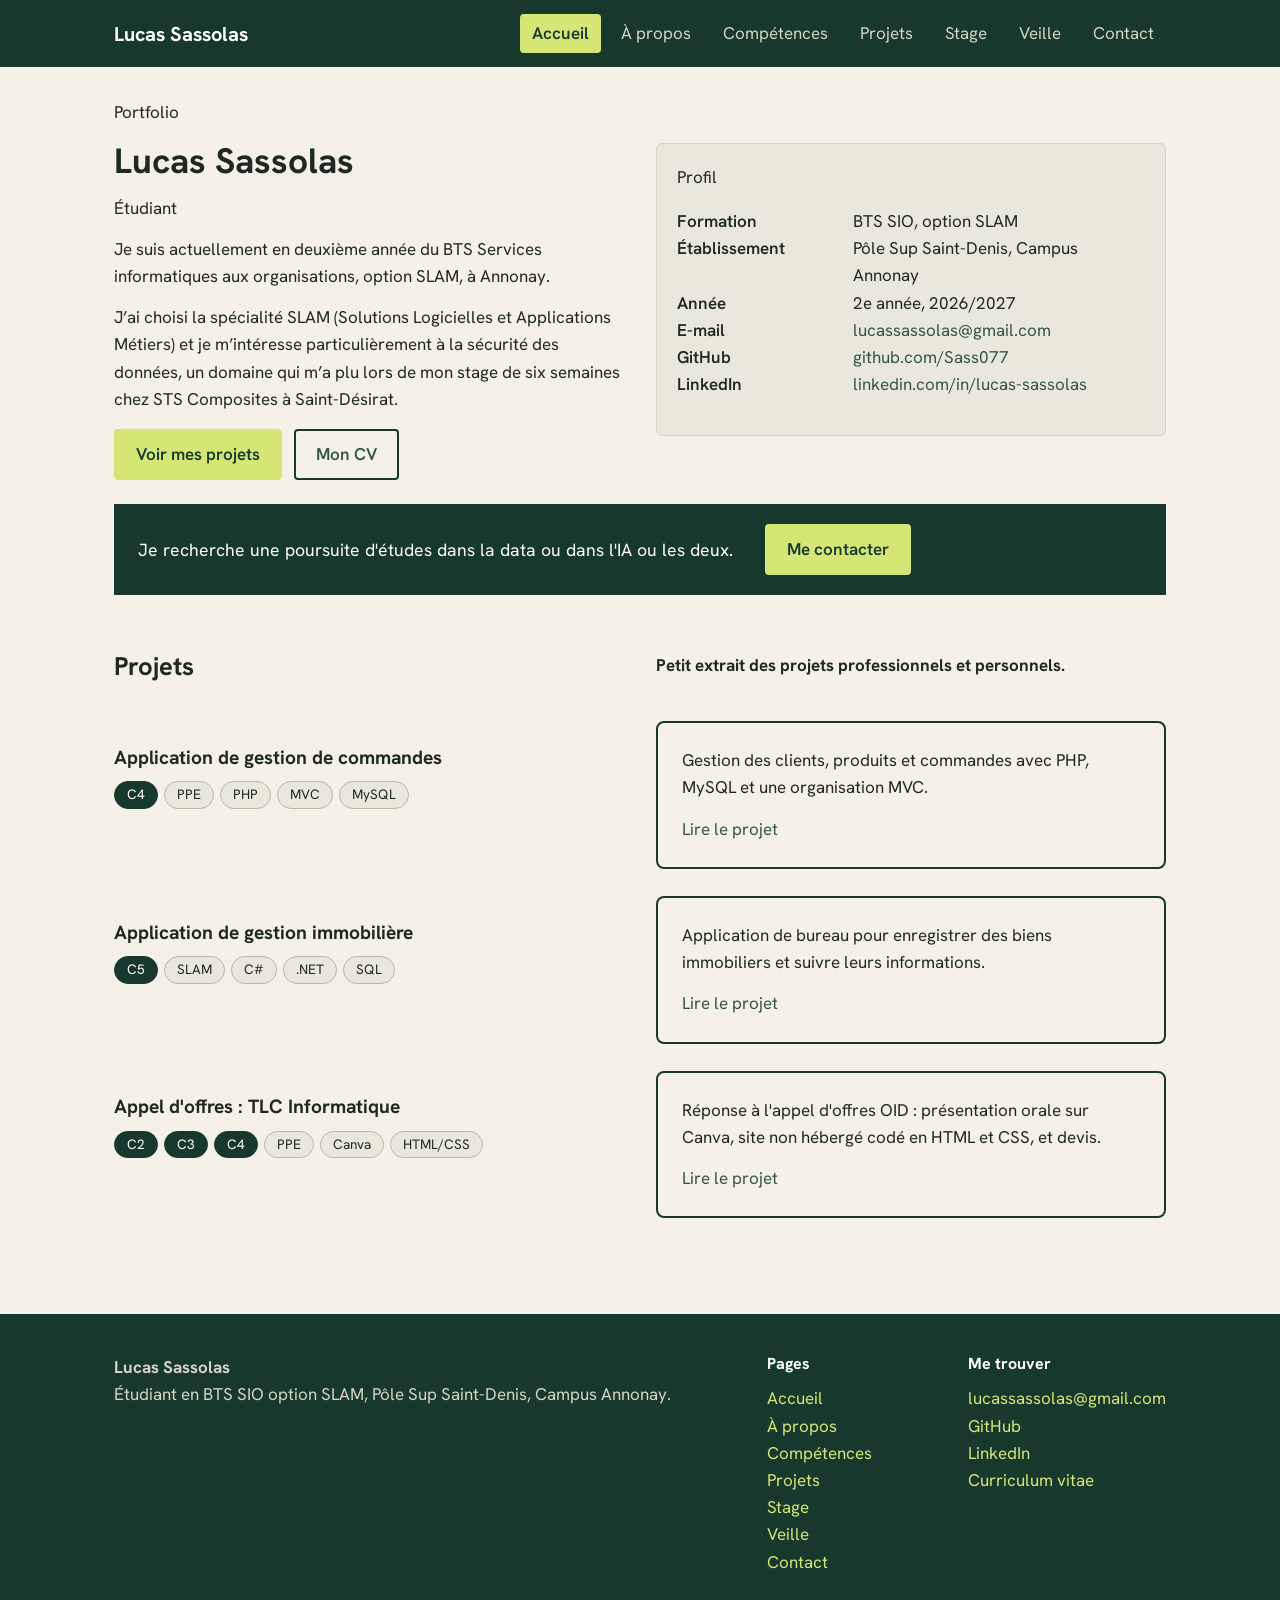
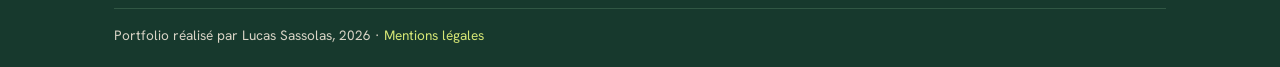
<file: index.html>
<!DOCTYPE html>
<html lang="fr">
  <head>
    <meta charset="UTF-8">
    <meta name="viewport" content="width=device-width, initial-scale=1, viewport-fit=cover">
    <title>Page d'accueil</title>
    <meta name="description" content="Portfolio de Lucas Sassolas, étudiant en BTS SIO option SLAM : projets, stages, compétences et veille technologique.">
    <meta name="author" content="Lucas Sassolas">
    <link rel="preconnect" href="https://fonts.googleapis.com">
    <link rel="preconnect" href="https://fonts.gstatic.com" crossorigin>
    <link href="https://fonts.googleapis.com/css2?family=Hanken+Grotesk:wght@400;500;600;700&display=swap" rel="stylesheet">
    <link rel="stylesheet" href="portfolio/style.css">
    <meta name="google-site-verification" content="5839e083666fa757" />
    <meta name="google-site-verification" content="Ko16Dp91qnIsGys_KxfcGHfKEE6nucL3sps0SDjzSKg" />
  </head>
  <body>

    <!-- Navigation principale -->
    <header class="nav">
      <div class="nav-in">
        <a class="brand" href="index.html">Lucas Sassolas</a>
        <input class="menu-check" type="checkbox" id="menu-toggle">
        <label class="menu-btn" for="menu-toggle">Menu <span aria-hidden="true">⌄</span></label>
        <nav class="links" aria-label="Navigation principale">
            <a href="index.html" aria-current="page">Accueil</a>
            <a href="portfolio/apropos.html">À propos</a>
            <a href="portfolio/competences.html">Compétences</a>
            <a href="portfolio/projets.html">Projets</a>
            <a href="portfolio/stage.html">Stage</a>
            <a href="portfolio/veille.html">Veille</a>
            <a href="portfolio/contact.html">Contact</a>
        </nav>
      </div>
    </header>

    <main id="contenu">
      <div class="wrap">
        <section class="hero" aria-labelledby="titre">
          <div>
            <p class="eyebrow">Portfolio</p>
            <h1 id="titre">Lucas Sassolas</h1>
            <p class="hero-title">Étudiant</p>
            <p class="lede">Je suis actuellement en deuxième année du BTS Services informatiques aux organisations, option SLAM, à Annonay.</p>
            <p>J’ai choisi la spécialité SLAM (Solutions Logicielles et Applications Métiers) et je m’intéresse particulièrement à la sécurité des données, un domaine qui m’a plu lors de mon stage de six semaines chez STS Composites à Saint-Désirat.</p>
            <div class="btns">
              <a class="btn p" href="portfolio/projets.html">Voir mes projets</a>
              <a class="btn t"href="cv/CV_Lucas_Sassolas.pdf" download="CV_Lucas_Sassolas.pdf" class="btn-telecharger">Mon CV</a>
            </div>
          </div>
          <div class="profile-card">
            <p class="profile-card-title">Profil</p>
            <dl class="fiche" aria-label="Repères professionnels">
              <div><dt>Formation</dt><dd>BTS SIO, option SLAM</dd></div>
              <div><dt>Établissement</dt><dd>Pôle Sup Saint-Denis, Campus Annonay</dd></div>
              <div><dt>Année</dt><dd>2e année, 2026/2027</dd></div>
              <div><dt>E-mail</dt><dd><a href="mailto:lucassassolas@gmail.com">lucassassolas@gmail.com</a></dd></div>
              <div><dt>GitHub</dt><dd><a href="https://github.com/Sass077" target="_blank" rel="noopener noreferrer">github.com/Sass077</a></dd></div>
              <div><dt>LinkedIn</dt><dd><a href="https://www.linkedin.com/in/lucas-sassolas-961876385/"target="_blank" rel="noopener noreferrer">linkedin.com/in/lucas-sassolas</a></dd></div>
            </dl>
          </div>
        </section>

        <section class="dispo" aria-label="Disponibilité">
          <div class="wrap">
            <p>Je recherche une poursuite d'études dans la data ou dans l'IA ou les deux.</p>
            <a class="btn p" href="portfolio/contact.html">Me contacter</a>
          </div>
        </section>

        <section class="block" aria-labelledby="t-projets" style="border-top:0">
          <div class="split">
            <h2 id="t-projets">Projets</h2>
            <div><p><strong >Petit extrait des projets professionnels et personnels.</strong></p></div>
          </div>
          <ul class="rows flush projects-list">
            <li class="row">
              <div>
                <h3>Application de gestion de commandes</h3>
                <ul class="meta"><li class="tag c">C4</li><li class="tag">PPE</li><li class="tag">PHP</li><li class="tag">MVC</li><li class="tag">MySQL</li></ul>
              </div>
              <div class="conteneur-flex">
              <br> 
              <div class="apropos-box">
                <p>Gestion des clients, produits et commandes avec PHP, MySQL et une organisation MVC.</p>
                <a class="more" href="portfolio/projets.html#client-leger">Lire le projet</a>
              </div>
            </li>
            <li class="row">
              <div>
                <h3>Application de gestion immobilière</h3>
                <ul class="meta"><li class="tag c">C5</li><li class="tag">SLAM</li><li class="tag">C#</li><li class="tag">.NET</li><li class="tag">SQL</li></ul>
              </div>
              <div class="conteneur-flex">
              <br>
              <div class="apropos-box">
                <p>Application de bureau pour enregistrer des biens immobiliers et suivre leurs informations.</p>
                <a class="more" href="portfolio/projets.html#client-lourd">Lire le projet</a>
              </div>
            </li>
            <li class="row">
              <div>
                <h3>Appel d'offres : TLC Informatique</h3>
                <ul class="meta"><li class="tag c">C2</li><li class="tag c">C3</li><li class="tag c">C4</li><li class="tag">PPE</li><li class="tag">Canva</li><li class="tag">HTML/CSS</li></ul>
              </div>
              <div class="conteneur-flex">
              <br>
                <div class="apropos-box">
                  <p>Réponse à l'appel d'offres OID : présentation orale sur Canva, site non hébergé codé en HTML et CSS, et devis.</p>
                  <a class="more" href="portfolio/projets.html#appel-offre">Lire le projet</a>
                </div>
              </div>
            </li>
          </ul>
        </section>
      </div>
    </main>

    <!-- Pied de page commun -->
    <footer>
      <div class="wrap">
        <div class="who">
          <strong>Lucas Sassolas</strong>
          <p>Étudiant en BTS SIO option SLAM, Pôle Sup Saint-Denis, Campus Annonay.</p>
        </div>
        <div>
          <h2>Pages</h2>
          <ul>
            <li><a href="index.html">Accueil</a></li>
            <li><a href="portfolio/apropos.html">À propos</a></li>
            <li><a href="portfolio/competences.html">Compétences</a></li>
            <li><a href="portfolio/projets.html">Projets</a></li>
            <li><a href="portfolio/stage.html">Stage</a></li>
            <li><a href="portfolio/veille.html">Veille</a></li>
            <li><a href="portfolio/contact.html">Contact</a></li>
          </ul>
        </div>
        <div>
          <h2>Me trouver</h2>
          <ul>
            <li><a href="mailto:lucassassolas@gmail.com">lucassassolas@gmail.com</a></li>
            <li><a href="https://github.com/Sass077" target="_blank" rel="noopener noreferrer">GitHub</a></li>
            <li><a href="https://www.linkedin.com/in/lucas-sassolas-961876385/" target="_blank" rel="noopener noreferrer">LinkedIn</a></li>
            <li><a href="cv/CV_Lucas_Sassolas.pdf">Curriculum vitae</a></li>
          </ul>
        </div>
        <div class="legal-line">
          Portfolio réalisé par Lucas Sassolas, 2026 · <a href="portfolio/mentions.html">Mentions légales</a>
        </div>
      </div>
    </footer>
  </body>
</html>
</file>
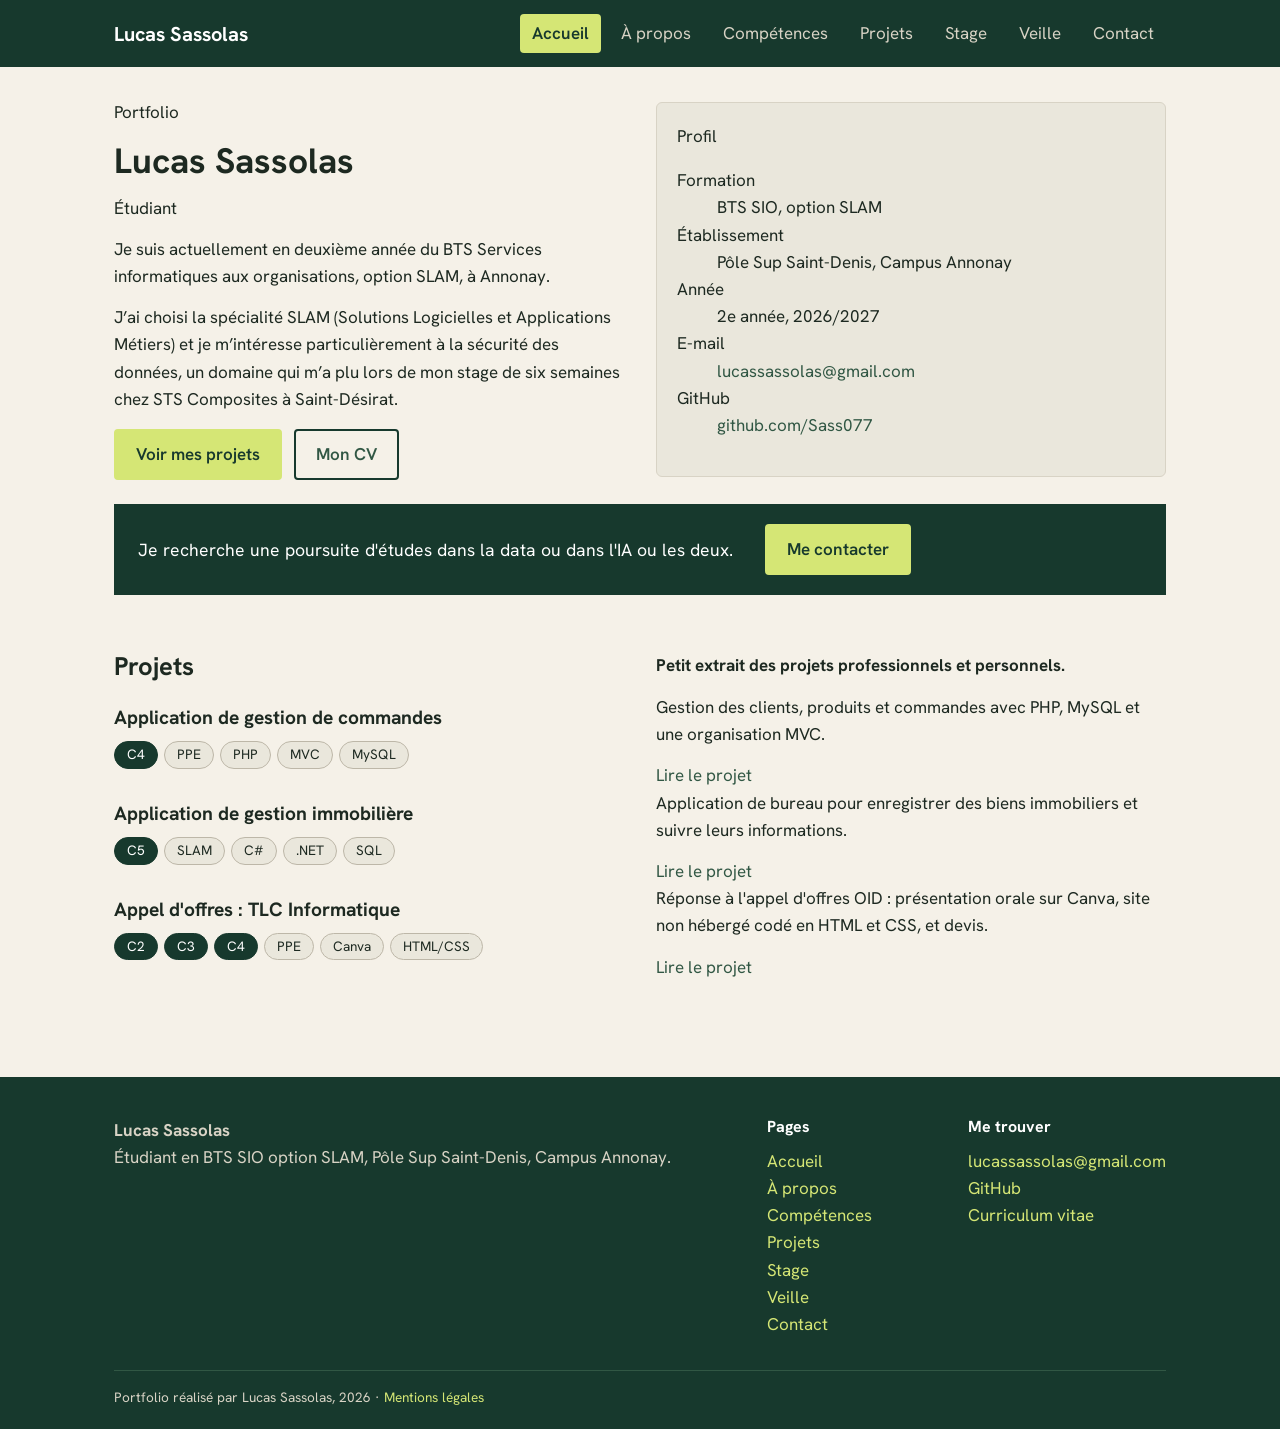
<file: portfolio-sassolas-lucas/index.html>
<!DOCTYPE html>
<html lang="fr">
  <head>
    <meta charset="UTF-8">
    <meta name="viewport" content="width=device-width, initial-scale=1, viewport-fit=cover">
    <title>Page d'accueil</title>
    <meta name="description" content="Portfolio de Lucas Sassolas, étudiant en BTS SIO option SLAM : projets, stages, compétences E5 et veille technologique.">
    <meta name="author" content="Lucas Sassolas">
    <link rel="preconnect" href="https://fonts.googleapis.com">
    <link rel="preconnect" href="https://fonts.gstatic.com" crossorigin>
    <link href="https://fonts.googleapis.com/css2?family=Hanken+Grotesk:wght@400;500;600;700&display=swap" rel="stylesheet">
    <link rel="stylesheet" href="portfolio/style.css">
  </head>
  <body>

    <!-- Navigation principale -->
    <header class="nav">
      <div class="nav-in">
        <a class="brand" href="index.html">Lucas Sassolas</a>
        <input class="menu-check" type="checkbox" id="menu-toggle">
        <label class="menu-btn" for="menu-toggle">Menu <span aria-hidden="true">⌄</span></label>
        <nav class="links" aria-label="Navigation principale">
            <a href="index.html" aria-current="page">Accueil</a>
            <a href="portfolio/apropos.html">À propos</a>
            <a href="portfolio/competences.html">Compétences</a>
            <a href="portfolio/projets.html">Projets</a>
            <a href="portfolio/stage.html">Stage</a>
            <a href="portfolio/veille.html">Veille</a>
            <a href="portfolio/contact.html">Contact</a>
        </nav>
      </div>
    </header>

    <main id="contenu">
      <div class="wrap">
        <section class="hero" aria-labelledby="titre">
          <div>
            <p class="eyebrow">Portfolio</p>
            <h1 id="titre">Lucas Sassolas</h1>
            <p class="hero-title">Étudiant</p>
            <p class="lede">Je suis actuellement en deuxième année du BTS Services informatiques aux organisations, option SLAM, à Annonay.</p>
            <p>J’ai choisi la spécialité SLAM (Solutions Logicielles et Applications Métiers) et je m’intéresse particulièrement à la sécurité des données, un domaine qui m’a plu lors de mon stage de six semaines chez STS Composites à Saint-Désirat.</p>
            <div class="btns">
              <a class="btn p" href="portfolio/projets.html">Voir mes projets</a>
              <a class="btn t"href="cv/CV_Lucas_Sassolas.pdf" download="CV_Lucas_Sassolas.pdf" class="btn-telecharger">Mon CV</a>
            </div>
          </div>
          <div class="profile-card">
            <!-- À compléter : logo de l'établissement, ex. <img src="portfolio/logo.png" alt="Logo du Pôle Sup Saint-Denis" width="120"> -->
            <p class="profile-card-title">Profil</p>
            <dl class="fiche" aria-label="Repères professionnels">
              <div><dt>Formation</dt><dd>BTS SIO, option SLAM</dd></div>
              <div><dt>Établissement</dt><dd>Pôle Sup Saint-Denis, Campus Annonay</dd></div>
              <div><dt>Année</dt><dd>2e année, 2026/2027</dd></div>
              <div><dt>E-mail</dt><dd><a href="mailto:lucassassolas@gmail.com">lucassassolas@gmail.com</a></dd></div>
              <div><dt>GitHub</dt><dd><a href="https://github.com/Sass077" target="_blank" rel="noopener noreferrer">github.com/Sass077</a></dd></div>
              <!-- À compléter : <div><dt>LinkedIn</dt><dd><a href="https://www.linkedin.com/in/VOTRE-PROFIL">linkedin.com/in/VOTRE-PROFIL</a></dd></div> -->
            </dl>
          </div>
        </section>

        <section class="dispo" aria-label="Disponibilité">
          <div class="wrap">
            <p>Je recherche une poursuite d'études dans la data ou dans l'IA ou les deux.</p>
            <a class="btn p" href="portfolio/contact.html">Me contacter</a>
          </div>
        </section>

        <section class="block" aria-labelledby="t-projets" style="border-top:0">
          <div class="split">
            <h2 id="t-projets">Projets</h2>
            <div><p><strong >Petit extrait des projets professionnels et personnels.</strong></p></div>
          </div>
          <ul class="rows flush projects-list">
            <li class="row">
              <div>
                <h3>Application de gestion de commandes</h3>
                <ul class="meta"><li class="tag c">C4</li><li class="tag">PPE</li><li class="tag">PHP</li><li class="tag">MVC</li><li class="tag">MySQL</li></ul>
              </div>
              <div>
                <p>Gestion des clients, produits et commandes avec PHP, MySQL et une organisation MVC.</p>
                <a class="more" href="portfolio/projets.html#client-leger">Lire le projet</a>
              </div>
            </li>
            <li class="row">
              <div>
                <h3>Application de gestion immobilière</h3>
                <ul class="meta"><li class="tag c">C5</li><li class="tag">SLAM</li><li class="tag">C#</li><li class="tag">.NET</li><li class="tag">SQL</li></ul>
              </div>
              <div>
                <p>Application de bureau pour enregistrer des biens immobiliers et suivre leurs informations.</p>
                <a class="more" href="portfolio/projets.html#client-lourd">Lire le projet</a>
              </div>
            </li>
            <li class="row">
              <div>
                <h3>Appel d'offres : TLC Informatique</h3>
                <ul class="meta"><li class="tag c">C2</li><li class="tag c">C3</li><li class="tag c">C4</li><li class="tag">PPE</li><li class="tag">Canva</li><li class="tag">HTML/CSS</li></ul>
              </div>
              <div>
                <p>Réponse à l'appel d'offres OID : présentation orale sur Canva, site non hébergé codé en HTML et CSS, et devis.</p>
                <a class="more" href="portfolio/projets.html#appel-offre">Lire le projet</a>
              </div>
            </li>
          </ul>
        </section>
      </div>
    </main>

    <!-- Pied de page commun -->
    <footer>
      <div class="wrap">
        <div class="who">
          <strong>Lucas Sassolas</strong>
          <p>Étudiant en BTS SIO option SLAM, Pôle Sup Saint-Denis, Campus Annonay.</p>
        </div>
        <div>
          <h2>Pages</h2>
          <ul>
            <li><a href="index.html">Accueil</a></li>
            <li><a href="portfolio/apropos.html">À propos</a></li>
            <li><a href="portfolio/competences.html">Compétences</a></li>
            <li><a href="portfolio/projets.html">Projets</a></li>
            <li><a href="portfolio/stage.html">Stage</a></li>
            <li><a href="portfolio/veille.html">Veille</a></li>
            <li><a href="portfolio/contact.html">Contact</a></li>
          </ul>
        </div>
        <div>
          <h2>Me trouver</h2>
          <ul>
            <li><a href="mailto:lucassassolas@gmail.com">lucassassolas@gmail.com</a></li>
            <li><a href="https://github.com/Sass077" target="_blank" rel="noopener noreferrer">GitHub</a></li>
            <li><a href="cv/CV_Lucas_Sassolas.pdf">Curriculum vitae</a></li>
          </ul>
        </div>
        <div class="legal-line">
          Portfolio réalisé par Lucas Sassolas, 2026 · <a href="portfolio/mentions.html">Mentions légales</a>
        </div>
      </div>
    </footer>
  </body>
</html>
</file>
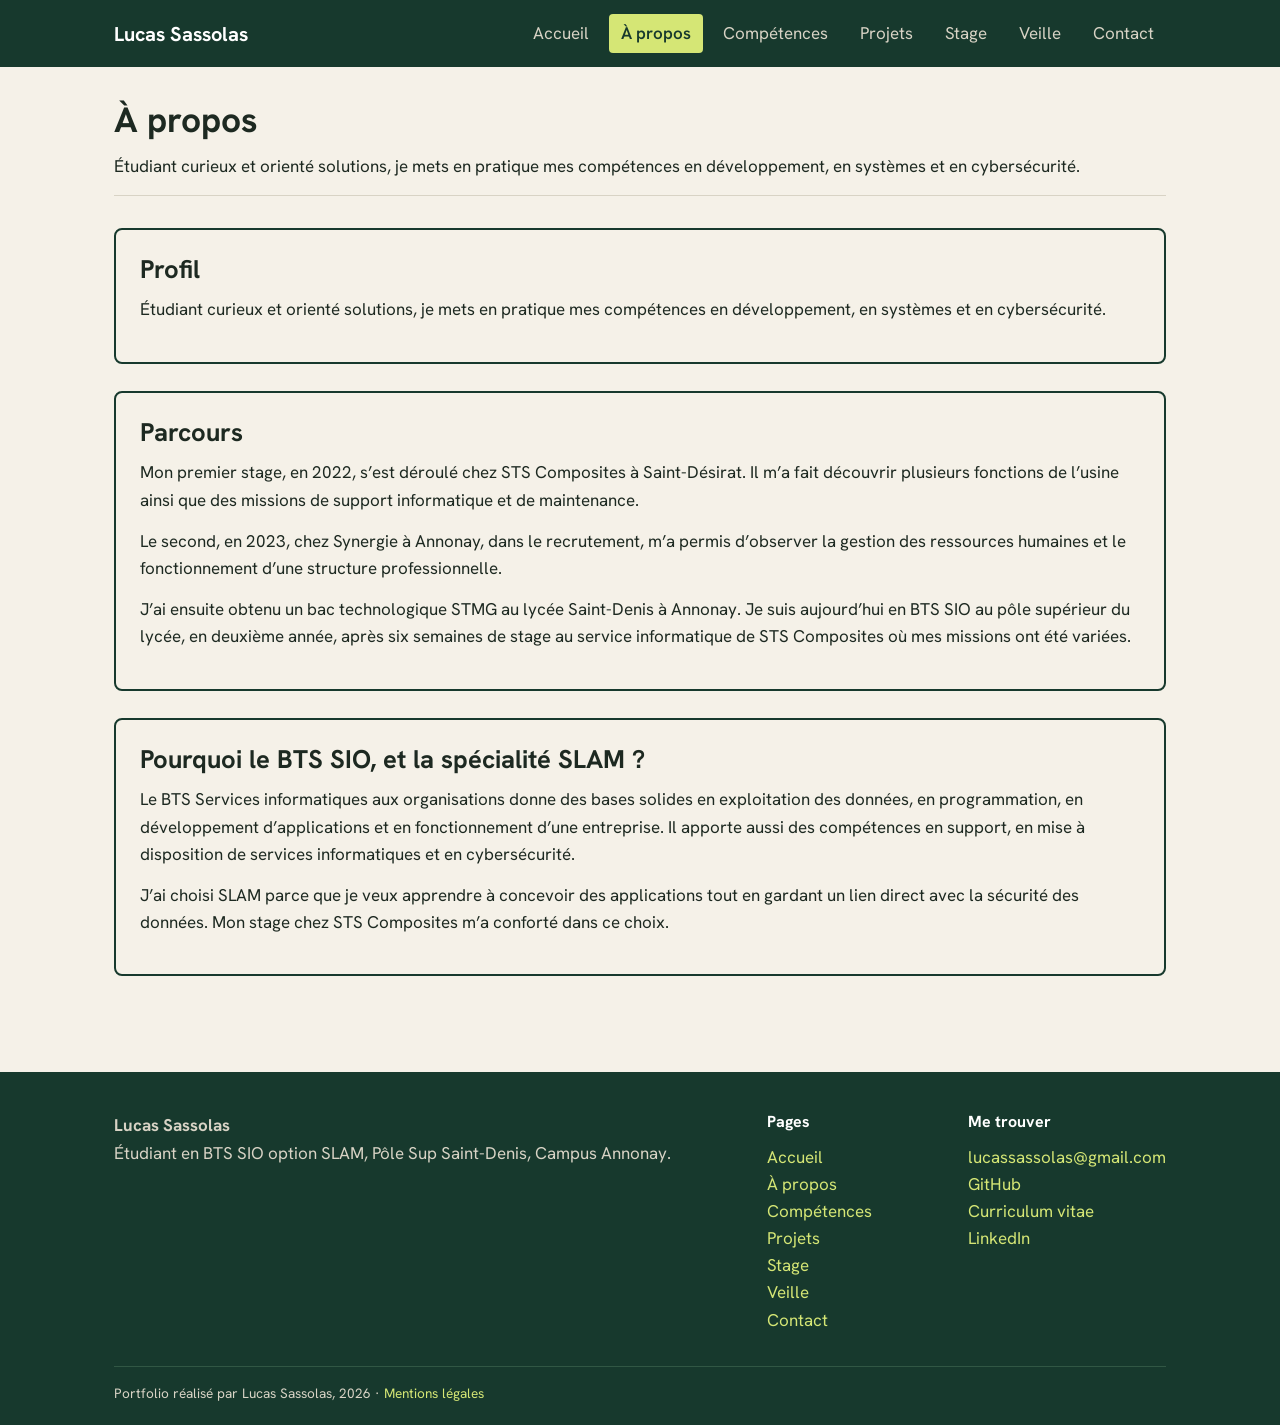
<file: portfolio/apropos.html>
<!DOCTYPE html>
<html lang="fr">
  <head>
    <meta charset="UTF-8">
    <meta name="viewport" content="width=device-width, initial-scale=1, viewport-fit=cover">
    <title>À propos, Lucas Sassolas, BTS SIO SLAM</title>
    <meta name="description" content="Parcours, formation BTS SIO option SLAM et centres d'intérêt de Lucas Sassolas.">
    <meta name="author" content="Lucas Sassolas">
    <link rel="preconnect" href="https://fonts.googleapis.com">
    <link rel="preconnect" href="https://fonts.gstatic.com" crossorigin>
    <link href="https://fonts.googleapis.com/css2?family=Hanken+Grotesk:wght@400;500;600;700&display=swap" rel="stylesheet">
    <link rel="stylesheet" href="style.css">
  </head>
  <body>

    <!-- Navigation principale -->
    <header class="nav">
      <div class="nav-in">
        <a class="brand" href="../index.html">Lucas Sassolas</a>
        <input class="menu-check" type="checkbox" id="menu-toggle">
        <label class="menu-btn" for="menu-toggle">Menu <span aria-hidden="true">⌄</span></label>
        <nav class="links" aria-label="Navigation principale">
          <a href="../index.html">Accueil</a>
          <a href="apropos.html" aria-current="page">À propos</a>
          <a href="competences.html">Compétences</a>
          <a href="projets.html">Projets</a>
          <a href="stage.html">Stage</a>
          <a href="veille.html">Veille</a>
          <a href="contact.html">Contact</a>
        </nav>
      </div>
    </header>

    <main id="contenu">
      <div class="wrap">
        <header class="page-head">
          <h1>À propos</h1>
          <p>Étudiant curieux et orienté solutions, je mets en pratique mes compétences en développement, en systèmes et en cybersécurité.</p>
        </header>

        <!-- Section contenant les 3 flexbox encadrées -->
        <section class="block">
          <div class="apropos-flex-container">
            
            <!-- Bloc 1 : Introduction / Profil -->
            <div class="apropos-box">
              <h2>Profil</h2>
              <p>Étudiant curieux et orienté solutions, je mets en pratique mes compétences en développement, en systèmes et en cybersécurité.</p>
            </div>
            <br>
            <!-- Bloc 2 : Parcours -->
            <div class="apropos-box">
              <h2>Parcours</h2>
              <p>Mon premier stage, en 2022, s’est déroulé chez STS Composites à Saint-Désirat. Il m’a fait découvrir plusieurs fonctions de l’usine ainsi que des missions de support informatique et de maintenance.</p>
              <p>Le second, en 2023, chez Synergie à Annonay, dans le recrutement, m’a permis d’observer la gestion des ressources humaines et le fonctionnement d’une structure professionnelle.</p>
              <p>J’ai ensuite obtenu un bac technologique STMG au lycée Saint-Denis à Annonay. Je suis aujourd’hui en BTS SIO au pôle supérieur du lycée, en deuxième année, après six semaines de stage au service informatique de STS Composites où mes missions ont été variées.</p>
            </div>
            <br>
            <!-- Bloc 3 : Pourquoi le BTS SIO -->
            <div class="apropos-box">
              <h2>Pourquoi le BTS SIO, et la spécialité SLAM ?</h2>
              <p>Le BTS Services informatiques aux organisations donne des bases solides en exploitation des données, en programmation, en développement d’applications et en fonctionnement d’une entreprise. Il apporte aussi des compétences en support, en mise à disposition de services informatiques et en cybersécurité.</p>
              <p>J’ai choisi SLAM parce que je veux apprendre à concevoir des applications tout en gardant un lien direct avec la sécurité des données. Mon stage chez STS Composites m’a conforté dans ce choix.</p>
            </div>

          </div>  
        </section>
      </div>
    </main>

    <!-- Pied de page commun -->
    <footer>
      <div class="wrap">
        <div class="who">
          <strong>Lucas Sassolas</strong>
          <p>Étudiant en BTS SIO option SLAM, Pôle Sup Saint-Denis, Campus Annonay.</p>
        </div>
        <div>
          <h2>Pages</h2>
          <ul>
            <li><a href="../index.html">Accueil</a></li>
            <li><a href="apropos.html">À propos</a></li>
            <li><a href="competences.html">Compétences</a></li>
            <li><a href="projets.html">Projets</a></li>
            <li><a href="stage.html">Stage</a></li>
            <li><a href="veille.html">Veille</a></li>
            <li><a href="contact.html">Contact</a></li>
          </ul>
        </div>
        <div>
          <h2>Me trouver</h2>
          <ul>
            <li><a href="mailto:lucassassolas@gmail.com">lucassassolas@gmail.com</a></li>
            <li><a href="https://github.com/Sass077" target="_blank" rel="noopener noreferrer">GitHub</a></li>
            <li><a href="../cv/CV_Lucas_Sassolas.pdf">Curriculum vitae</a></li>
            <li><a href="https://www.linkedin.com/in/lucas-sassolas-961876385/" target="_blank" rel="noopener noreferrer">LinkedIn</a></li>
          </ul>
        </div>
        <div class="legal-line">
          Portfolio réalisé par Lucas Sassolas, 2026 · <a href="mentions.html">Mentions légales</a>
        </div>
      </div>
    </footer>
  </body>
</html>
</file>
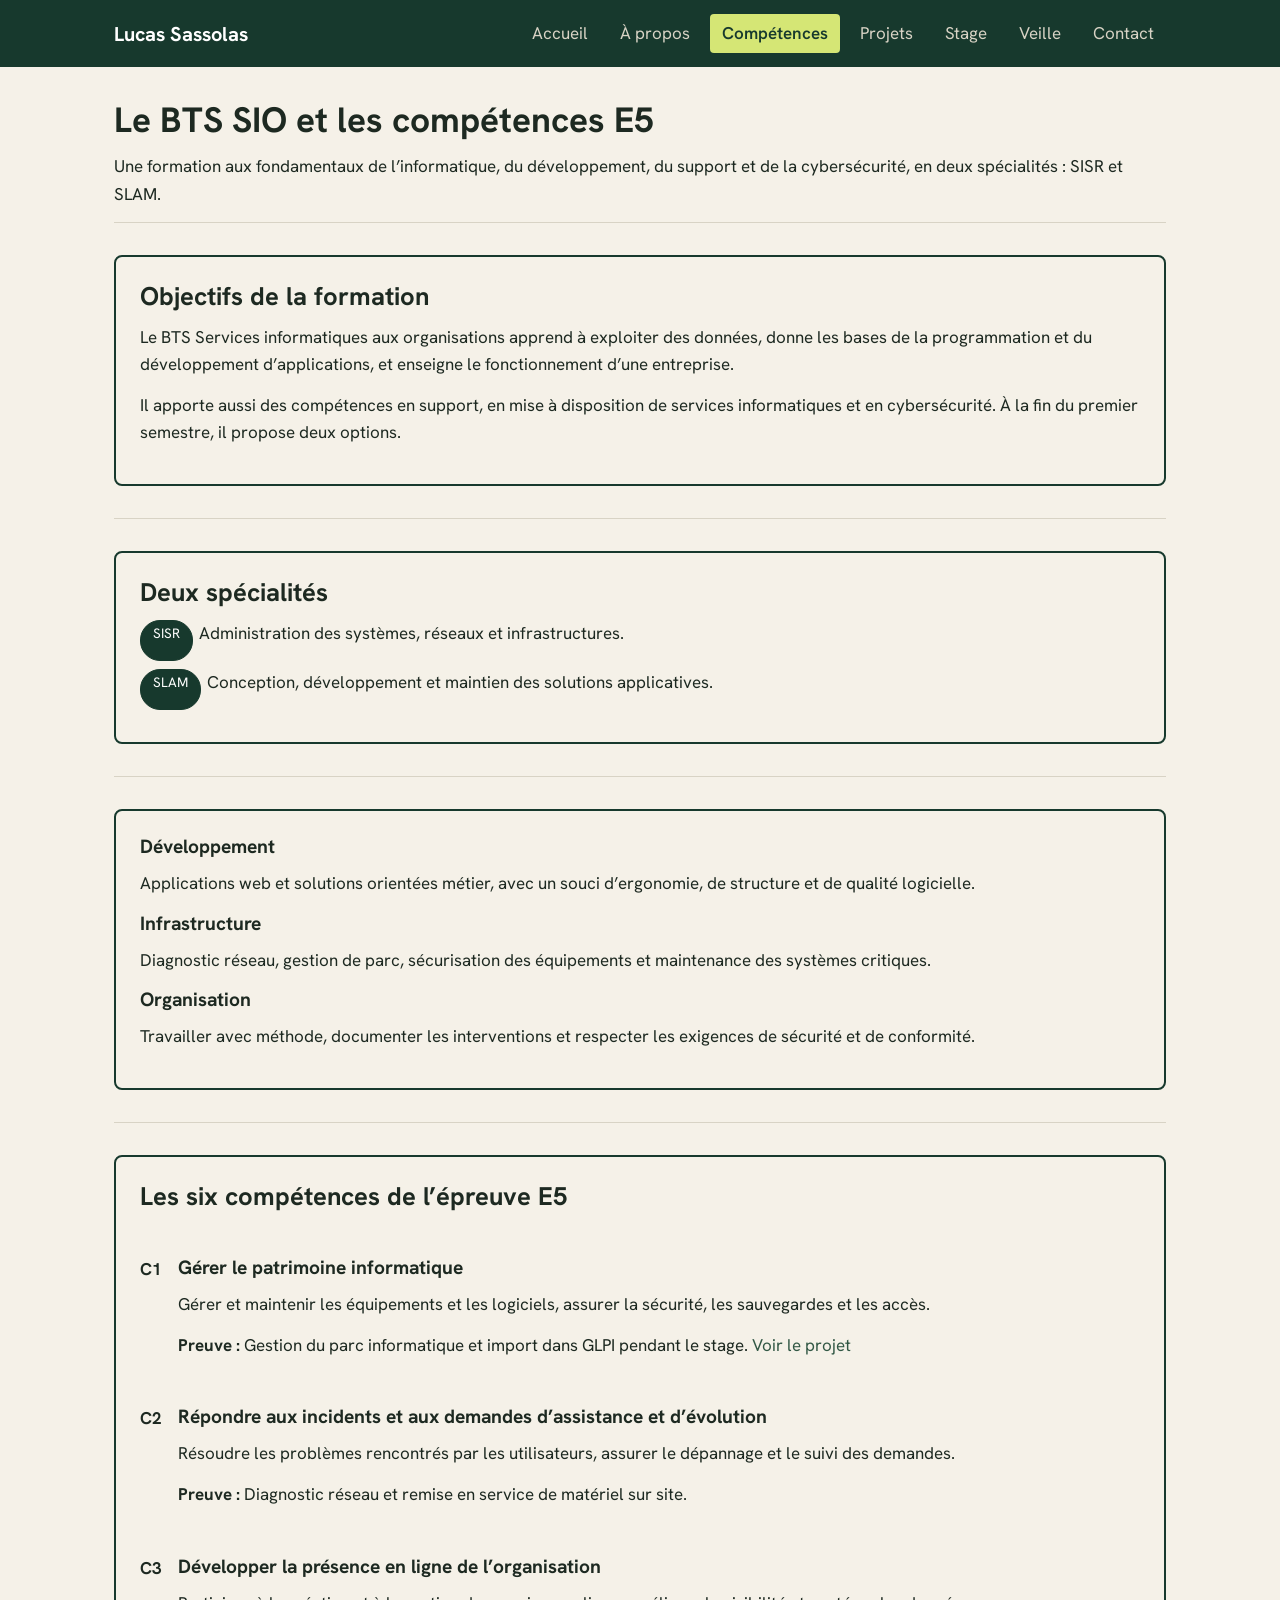
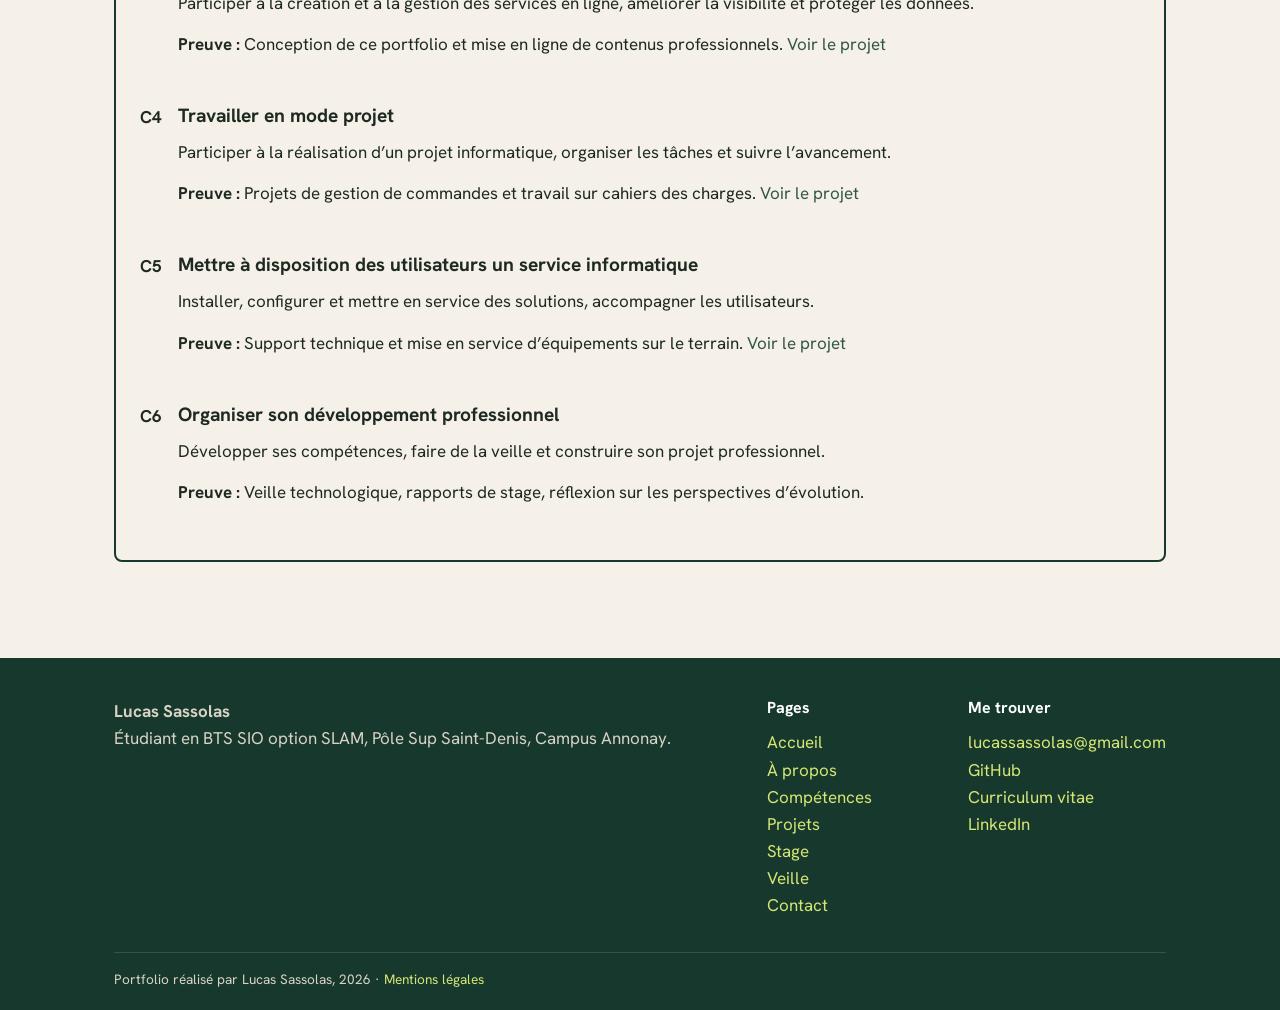
<file: portfolio/competences.html>
<!DOCTYPE html>
<html lang="fr">
  <head>
    <meta charset="UTF-8">
    <meta name="viewport" content="width=device-width, initial-scale=1, viewport-fit=cover">
    <title>Le BTS SIO et les compétences C1 à C6, Lucas Sassolas</title>
    <meta name="description" content="Présentation du BTS SIO option SLAM et des six compétences de l'épreuve E5, illustrées par des exemples concrets.">
    <meta name="author" content="Lucas Sassolas">
    <link rel="preconnect" href="https://fonts.googleapis.com">
    <link rel="preconnect" href="https://fonts.gstatic.com" crossorigin>
    <link href="https://fonts.googleapis.com/css2?family=Hanken+Grotesk:wght@400;500;600;700&display=swap" rel="stylesheet">
    <link rel="stylesheet" href="style.css">
  </head>
  <body>

    <!-- Navigation principale -->
    <header class="nav">
      <div class="nav-in">
        <a class="brand" href="../index.html">Lucas Sassolas</a>
        <input class="menu-check" type="checkbox" id="menu-toggle">
        <label class="menu-btn" for="menu-toggle">Menu <span aria-hidden="true">⌄</span></label>
        <nav class="links" aria-label="Navigation principale">
          <a href="../index.html">Accueil</a>
          <a href="apropos.html">À propos</a>
          <a href="competences.html" aria-current="page">Compétences</a>
          <a href="projets.html">Projets</a>
          <a href="stage.html">Stage</a>
          <a href="veille.html">Veille</a>
          <a href="contact.html">Contact</a>
        </nav>
      </div>
    </header>

    <main id="contenu">
      <div class="wrap">
        <header class="page-head">
          <h1>Le BTS SIO et les compétences E5</h1>
          <p>Une formation aux fondamentaux de l’informatique, du développement, du support et de la cybersécurité, en deux spécialités : SISR et SLAM.</p>
        </header>

        <section class="block">
          <div class="split">
          <div class="apropos-box">
            <h2>Objectifs de la formation</h2>
            <div>
            <div class="conteneur-flex">
              <p>Le BTS Services informatiques aux organisations apprend à exploiter des données, donne les bases de la programmation et du développement d’applications, et enseigne le fonctionnement d’une entreprise.</p>
              <p>Il apporte aussi des compétences en support, en mise à disposition de services informatiques et en cybersécurité. À la fin du premier semestre, il propose deux options.</p>
            </div>
          </div>
        </section>

        <section class="block">
          <div class="split">
            <div class="apropos-box">
              <h2>Deux spécialités</h2>
              <div class="conteneur-flex"> 
                
                <div class="meta">
                  <span class="tag c">SISR</span>
                  <p>Administration des systèmes, réseaux et infrastructures.</p>
                </div>

                <div class="meta">
                  <span class="tag c">SLAM</span>
                  <p>Conception, développement et maintien des solutions applicatives.</p>
                </div>

              </div>
            </div>
          </div>
        </section>

        <section class="block">
          <div class="three">
          <div class="apropos-box">
            <div class="conteneur-flex">  
            <div><h3>Développement</h3><p>Applications web et solutions orientées métier, avec un souci d’ergonomie, de structure et de qualité logicielle.</p></div>
            <div><h3>Infrastructure</h3><p>Diagnostic réseau, gestion de parc, sécurisation des équipements et maintenance des systèmes critiques.</p></div>
            <div><h3>Organisation</h3><p>Travailler avec méthode, documenter les interventions et respecter les exigences de sécurité et de conformité.</p></div>
          </div>
        </section>

        <section class="block" id="e5">
          <div class="apropos-box">
          <h2>Les six compétences de l’épreuve E5</h2>
          <ol class="comp-list" style="margin-top:28px">
            <li class="comp">
              <div class="code">C1</div>
              <div class="conteneur-flex"> 
              <div>
                <h3>Gérer le patrimoine informatique</h3>
                <p class="def">Gérer et maintenir les équipements et les logiciels, assurer la sécurité, les sauvegardes et les accès.</p>
                <p class="proof"><strong>Preuve :</strong> Gestion du parc informatique et import dans GLPI pendant le stage. <a href="projets.html#glpi">Voir le projet</a></p>
              </div>
            </li>
            <li class="comp">
              <div class="code">C2</div>
              <div>
                <h3>Répondre aux incidents et aux demandes d’assistance et d’évolution</h3>
                <p class="def">Résoudre les problèmes rencontrés par les utilisateurs, assurer le dépannage et le suivi des demandes.</p>
                <p class="proof"><strong>Preuve :</strong> Diagnostic réseau et remise en service de matériel sur site.</p>
              </div>
            </li>
            <li class="comp">
              <div class="code">C3</div>
              <div>
                <h3>Développer la présence en ligne de l’organisation</h3>
                <p class="def">Participer à la création et à la gestion des services en ligne, améliorer la visibilité et protéger les données.</p>
                <p class="proof"><strong>Preuve :</strong> Conception de ce portfolio et mise en ligne de contenus professionnels. <a href="projets.html#portfolio">Voir le projet</a></p>
              </div>
            </li>
            <li class="comp">
              <div class="code">C4</div>
              <div>
                <h3>Travailler en mode projet</h3>
                <p class="def">Participer à la réalisation d’un projet informatique, organiser les tâches et suivre l’avancement.</p>
                <p class="proof"><strong>Preuve :</strong> Projets de gestion de commandes et travail sur cahiers des charges. <a href="projets.html#client-leger">Voir le projet</a></p>
              </div>
            </li>
            <li class="comp">
              <div class="code">C5</div>
              <div>
                <h3>Mettre à disposition des utilisateurs un service informatique</h3>
                <p class="def">Installer, configurer et mettre en service des solutions, accompagner les utilisateurs.</p>
                <p class="proof"><strong>Preuve :</strong> Support technique et mise en service d’équipements sur le terrain. <a href="projets.html#client-lourd">Voir le projet</a></p>
              </div>
            </li>
            <li class="comp">
              <div class="code">C6</div>
              <div>
                <h3>Organiser son développement professionnel</h3>
                <p class="def">Développer ses compétences, faire de la veille et construire son projet professionnel.</p>
                <p class="proof"><strong>Preuve :</strong> Veille technologique, rapports de stage, réflexion sur les perspectives d’évolution.</p>
              </div>
            </li>
          </ol>
        </section>
      </div>
    </main>

    <!-- Pied de page commun -->
    <footer>
      <div class="wrap">
        <div class="who">
          <strong>Lucas Sassolas</strong>
          <p>Étudiant en BTS SIO option SLAM, Pôle Sup Saint-Denis, Campus Annonay.</p>
        </div>
        <div>
          <h2>Pages</h2>
          <ul>
            <li><a href="../index.html">Accueil</a></li>
            <li><a href="apropos.html">À propos</a></li>
            <li><a href="competences.html">Compétences</a></li>
            <li><a href="projets.html">Projets</a></li>
            <li><a href="stage.html">Stage</a></li>
            <li><a href="veille.html">Veille</a></li>
            <li><a href="contact.html">Contact</a></li>
          </ul>
        </div>
        <div>
          <h2>Me trouver</h2>
          <ul>
            <li><a href="mailto:lucassassolas@gmail.com">lucassassolas@gmail.com</a></li>
            <li><a href="https://github.com/Sass077" target="_blank" rel="noopener noreferrer">GitHub</a></li>
            <li><a href="../cv/CV_Lucas_Sassolas.pdf">Curriculum vitae</a></li>
            <li><a href="https://www.linkedin.com/in/lucas-sassolas-961876385/" target="_blank" rel="noopener noreferrer">LinkedIn</a></li>
          </ul>
        </div>
        <div class="legal-line">
          Portfolio réalisé par Lucas Sassolas, 2026 · <a href="mentions.html">Mentions légales</a>
        </div>
      </div>
    </footer>
  </body>
</html>
</file>
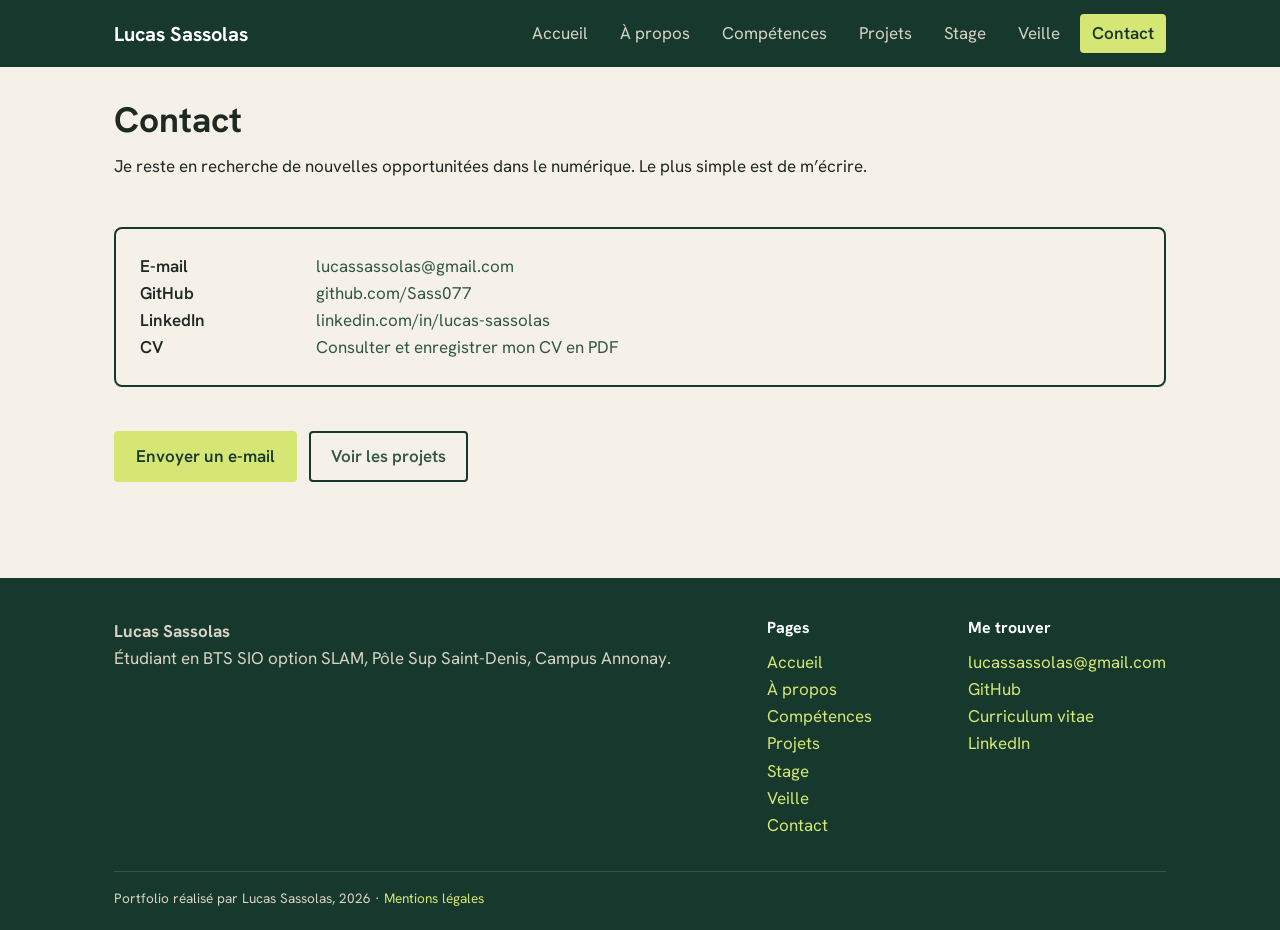
<file: portfolio/contact.html>
<!DOCTYPE html>
<html lang="fr">
  <head>
    <meta charset="UTF-8">
    <meta name="viewport" content="width=device-width, initial-scale=1, viewport-fit=cover">
    <title>Contact, Lucas Sassolas, BTS SIO SLAM</title>
    <meta name="description" content="Contacter Lucas Sassolas, étudiant en BTS SIO option SLAM : e-mail, GitHub et CV.">
    <meta name="author" content="Lucas Sassolas">
    <link rel="preconnect" href="https://fonts.googleapis.com">
    <link rel="preconnect" href="https://fonts.gstatic.com" crossorigin>
    <link href="https://fonts.googleapis.com/css2?family=Hanken+Grotesk:wght@400;500;600;700&display=swap" rel="stylesheet">
    <link rel="stylesheet" href="style.css">
  </head>
  <body>

    <!-- Navigation principale -->
    <header class="nav">
      <div class="nav-in">
        <a class="brand" href="../index.html">Lucas Sassolas</a>
        <input class="menu-check" type="checkbox" id="menu-toggle">
        <label class="menu-btn" for="menu-toggle">Menu <span aria-hidden="true">⌄</span></label>
        <nav class="links" aria-label="Navigation principale">
          <a href="../index.html">Accueil</a>
          <a href="apropos.html">À propos</a>
          <a href="competences.html">Compétences</a>
          <a href="projets.html">Projets</a>
          <a href="stage.html">Stage</a>
          <a href="veille.html">Veille</a>
          <a href="contact.html" aria-current="page">Contact</a>
        </nav>
      </div>
    </header>

    <main id="contenu">
      <div class="wrap">   
        <header class="page-head">
          <h1>Contact</h1>
          <p>Je reste en recherche de nouvelles opportunitées dans le numérique. Le plus simple est de m’écrire.</p>
        </header>

        <section class="block" style="border-top:0">
          <div class="apropos-box">
            <div class="conteneur-flex">
              <ul class="contact-list">
                <li><span class="k">E-mail</span><a href="mailto:lucassassolas@gmail.com">lucassassolas@gmail.com</a></li>
                <li><span class="k">GitHub</span><a href="https://github.com/Sass077" target="_blank" rel="noopener noreferrer">github.com/Sass077</a></li>
                <li><span class="k">LinkedIn</span><a href="https://www.linkedin.com/in/lucas-sassolas-961876385/" target="_blank" rel="noopener noreferrer">linkedin.com/in/lucas-sassolas</a></li>
                <li><span class="k">CV</span><a href="../cv/CV_Lucas_Sassolas.pdf">Consulter et enregistrer mon CV en PDF</a></li>
              </ul>
            </div>  
          </div>
          <br>
          <div class="btns">
            <a class="btn p" href="mailto:lucassassolas@gmail.com">Envoyer un e-mail</a>
            <a class="btn g" href="projets.html">Voir les projets</a>
          </div>
        </section>
      </div>
    </main>

    <!-- Pied de page commun -->
    <footer>
      <div class="wrap">
        <div class="who">
          <strong>Lucas Sassolas</strong>
          <p>Étudiant en BTS SIO option SLAM, Pôle Sup Saint-Denis, Campus Annonay.</p>
        </div>
        <div>
          <h2>Pages</h2>
          <ul>
            <li><a href="../index.html">Accueil</a></li>
            <li><a href="apropos.html">À propos</a></li>
            <li><a href="competences.html">Compétences</a></li>
            <li><a href="projets.html">Projets</a></li>
            <li><a href="stage.html">Stage</a></li>
            <li><a href="veille.html">Veille</a></li>
            <li><a href="contact.html">Contact</a></li>
          </ul>
        </div>
        <div>
          <h2>Me trouver</h2>
          <ul>
            <li><a href="mailto:lucassassolas@gmail.com">lucassassolas@gmail.com</a></li>
            <li><a href="https://github.com/Sass077" target="_blank" rel="noopener noreferrer">GitHub</a></li>
            <li><a href="../cv/CV_Lucas_Sassolas.pdf">Curriculum vitae</a></li>
            <li><a href="https://www.linkedin.com/in/lucas-sassolas-961876385/" target="_blank" rel="noopener noreferrer">LinkedIn</a></li>
          </ul>
        </div>
        <div class="legal-line">
          Portfolio réalisé par Lucas Sassolas, 2026 · <a href="mentions.html">Mentions légales</a>
        </div>
      </div>
    </footer>
  </body>
</html>
</file>
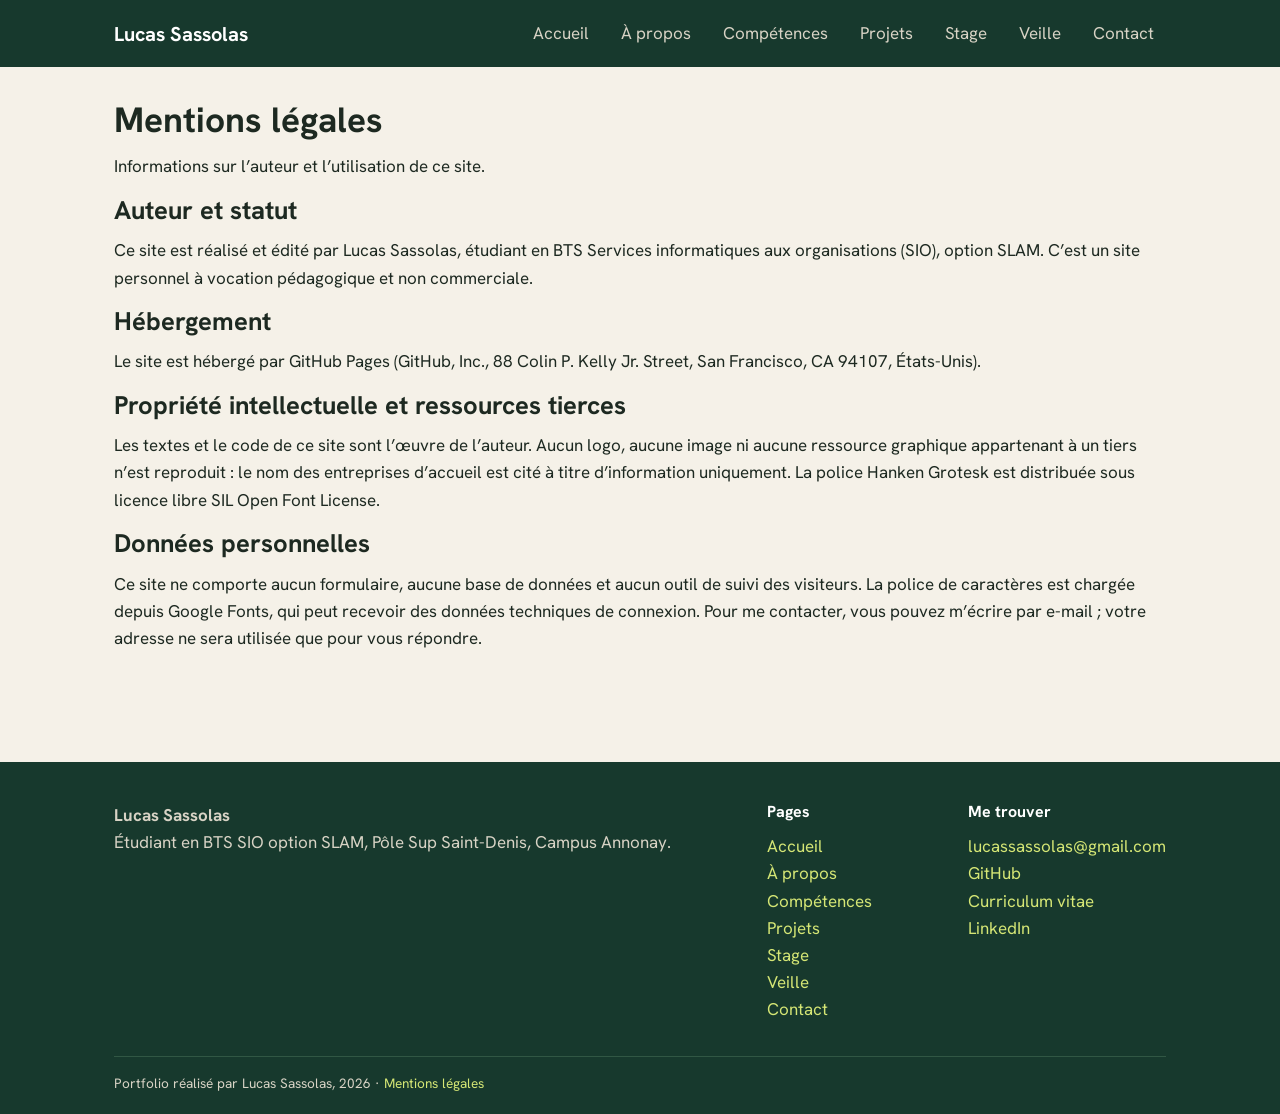
<file: portfolio/mentions.html>
<!DOCTYPE html>
<html lang="fr">
  <head>
    <meta charset="UTF-8">
    <meta name="viewport" content="width=device-width, initial-scale=1, viewport-fit=cover">
    <title>Mentions légales, Lucas Sassolas</title>
    <meta name="description" content="Mentions légales du portfolio de Lucas Sassolas, étudiant en BTS SIO option SLAM.">
    <meta name="author" content="Lucas Sassolas">
    <link rel="preconnect" href="https://fonts.googleapis.com">
    <link rel="preconnect" href="https://fonts.gstatic.com" crossorigin>
    <link href="https://fonts.googleapis.com/css2?family=Hanken+Grotesk:wght@400;500;600;700&display=swap" rel="stylesheet">
    <link rel="stylesheet" href="style.css">
  </head>
  <body>

    <!-- Navigation principale -->
    <header class="nav">
      <div class="nav-in">
        <a class="brand" href="../index.html">Lucas Sassolas</a>
        <input class="menu-check" type="checkbox" id="menu-toggle">
        <label class="menu-btn" for="menu-toggle">Menu <span aria-hidden="true">⌄</span></label>
        <nav class="links" aria-label="Navigation principale">
          <a href="../index.html">Accueil</a>
          <a href="apropos.html">À propos</a>
          <a href="competences.html">Compétences</a>
          <a href="projets.html">Projets</a>
          <a href="stage.html">Stage</a>
          <a href="veille.html">Veille</a>
          <a href="contact.html">Contact</a>
        </nav>
      </div>
    </header>

    <main id="contenu">
      <div class="wrap legal">
        <header class="page-head">
          <h1>Mentions légales</h1>
          <p>Informations sur l’auteur et l’utilisation de ce site.</p>
        </header>
        <section class="block" style="border-top:0; padding-top:0">
          <h2 style="margin-top:0">Auteur et statut</h2>
          <p>Ce site est réalisé et édité par Lucas Sassolas, étudiant en BTS Services informatiques aux organisations (SIO), option SLAM. C’est un site personnel à vocation pédagogique et non commerciale.</p>
          <h2>Hébergement</h2>
          <p>Le site est hébergé par GitHub Pages (GitHub, Inc., 88 Colin P. Kelly Jr. Street, San Francisco, CA 94107, États-Unis).</p>
          <h2>Propriété intellectuelle et ressources tierces</h2>
          <p>Les textes et le code de ce site sont l’œuvre de l’auteur. Aucun logo, aucune image ni aucune ressource graphique appartenant à un tiers n’est reproduit : le nom des entreprises d’accueil est cité à titre d’information uniquement. La police Hanken Grotesk est distribuée sous licence libre SIL Open Font License.</p>
          <h2>Données personnelles</h2>
          <p>Ce site ne comporte aucun formulaire, aucune base de données et aucun outil de suivi des visiteurs. La police de caractères est chargée depuis Google Fonts, qui peut recevoir des données techniques de connexion. Pour me contacter, vous pouvez m’écrire par e-mail ; votre adresse ne sera utilisée que pour vous répondre.</p>
        </section>
      </div>
    </main>

    <!-- Pied de page commun -->
    <footer>
      <div class="wrap">
        <div class="who">
          <strong>Lucas Sassolas</strong>
          <p>Étudiant en BTS SIO option SLAM, Pôle Sup Saint-Denis, Campus Annonay.</p>
        </div>
        <div>
          <h2>Pages</h2>
          <ul>
            <li><a href="../index.html">Accueil</a></li>
            <li><a href="apropos.html">À propos</a></li>
            <li><a href="competences.html">Compétences</a></li>
            <li><a href="projets.html">Projets</a></li>
            <li><a href="stage.html">Stage</a></li>
            <li><a href="veille.html">Veille</a></li>
            <li><a href="contact.html">Contact</a></li>
          </ul>
        </div>
        <div>
          <h2>Me trouver</h2>
          <ul>
            <li><a href="mailto:lucassassolas@gmail.com">lucassassolas@gmail.com</a></li>
            <li><a href="https://github.com/Sass077" target="_blank" rel="noopener noreferrer">GitHub</a></li>
            <li><a href="../cv/CV_Lucas_Sassolas.pdf">Curriculum vitae</a></li>
            <li><a href="https://www.linkedin.com/in/lucas-sassolas-961876385/" target="_blank" rel="noopener noreferrer">LinkedIn</a></li>
          </ul>
        </div>
        <div class="legal-line">
          Portfolio réalisé par Lucas Sassolas, 2026 · <a href="mentions.html">Mentions légales</a>
        </div>
      </div>
    </footer>
  </body>
</html>
</file>
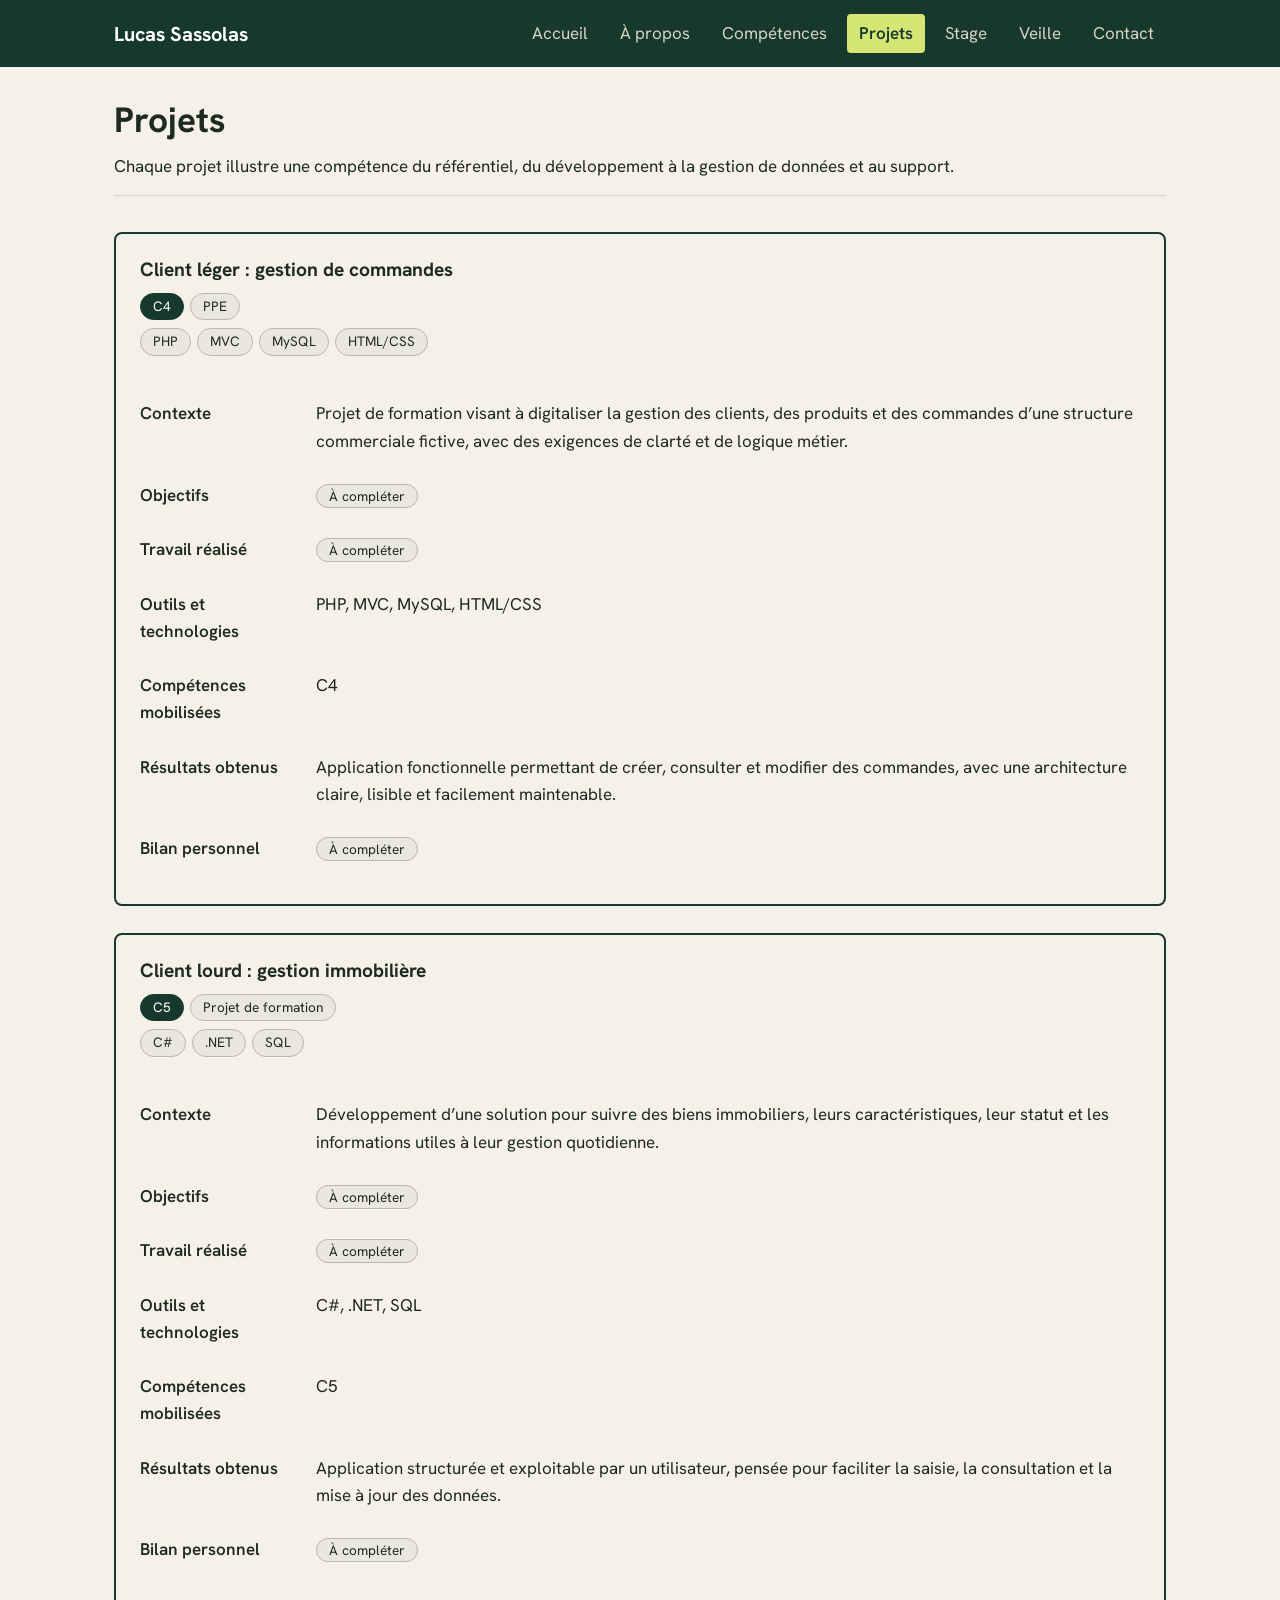
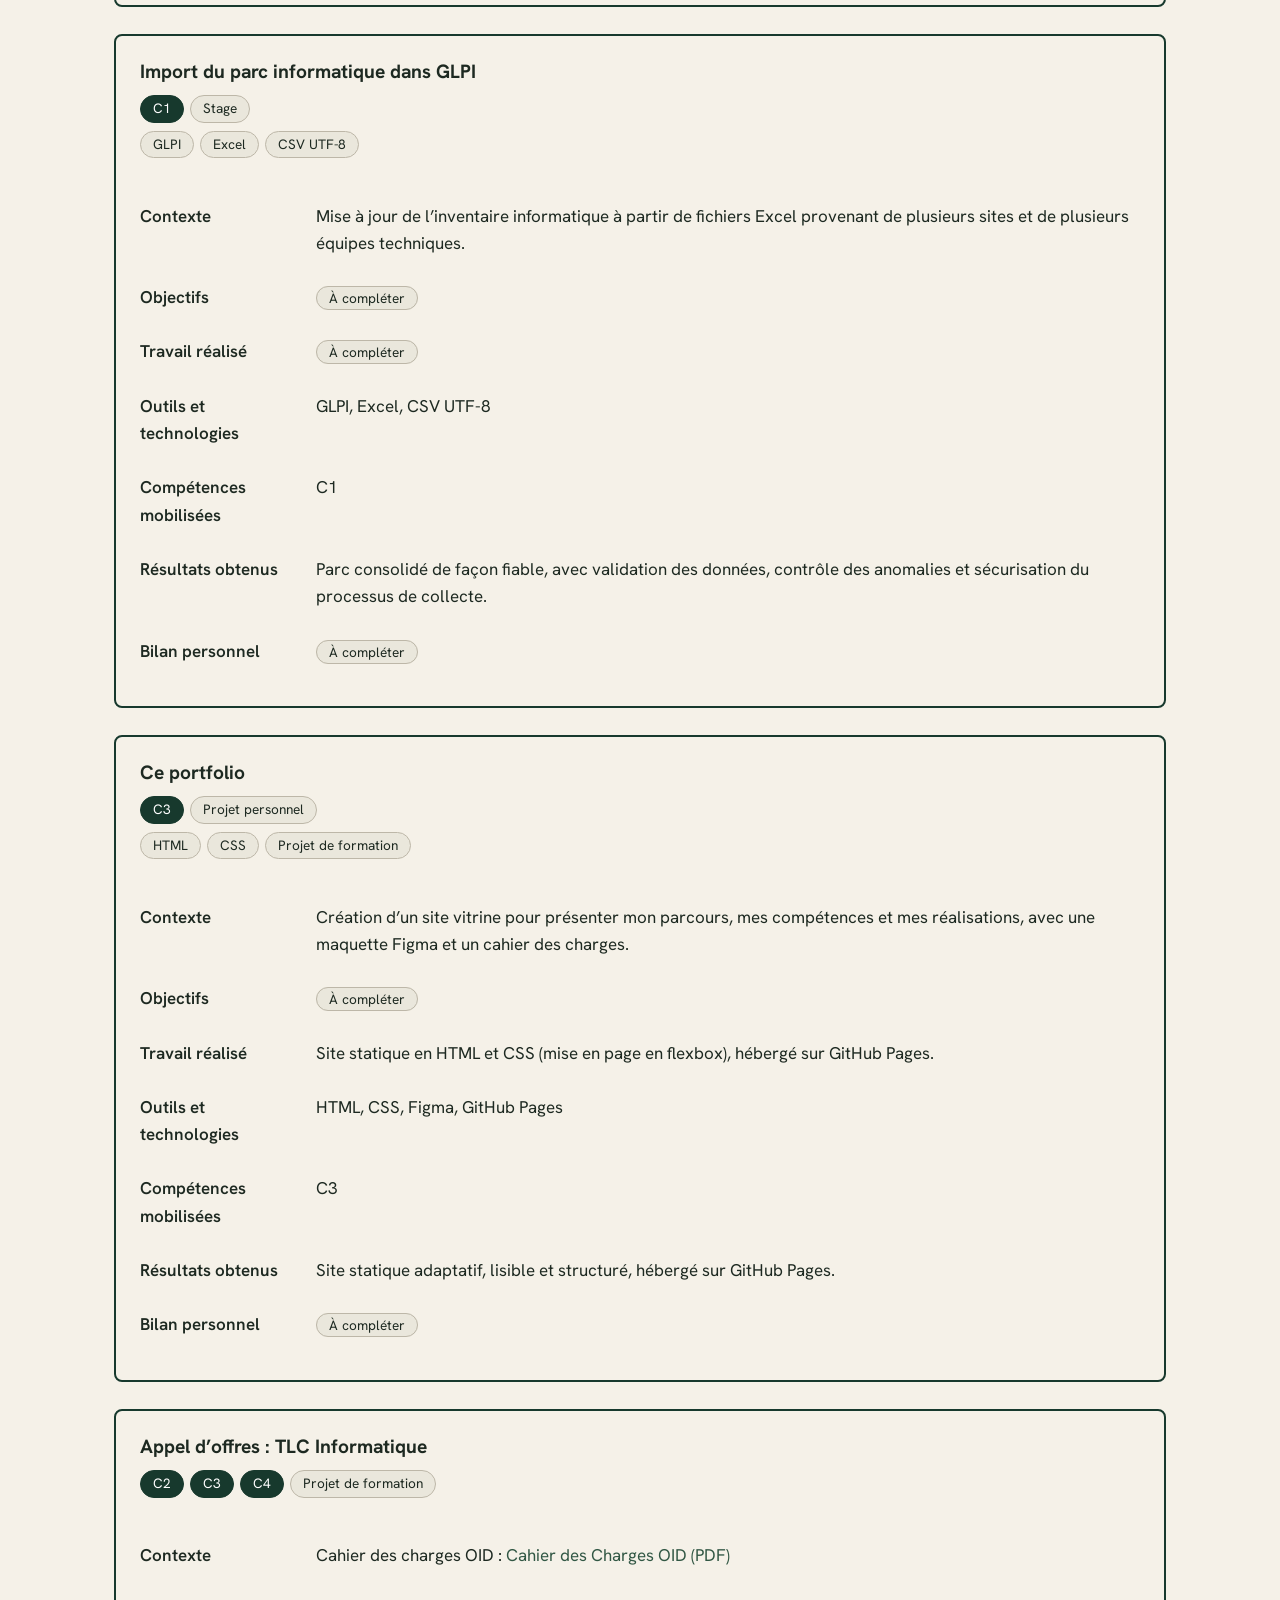
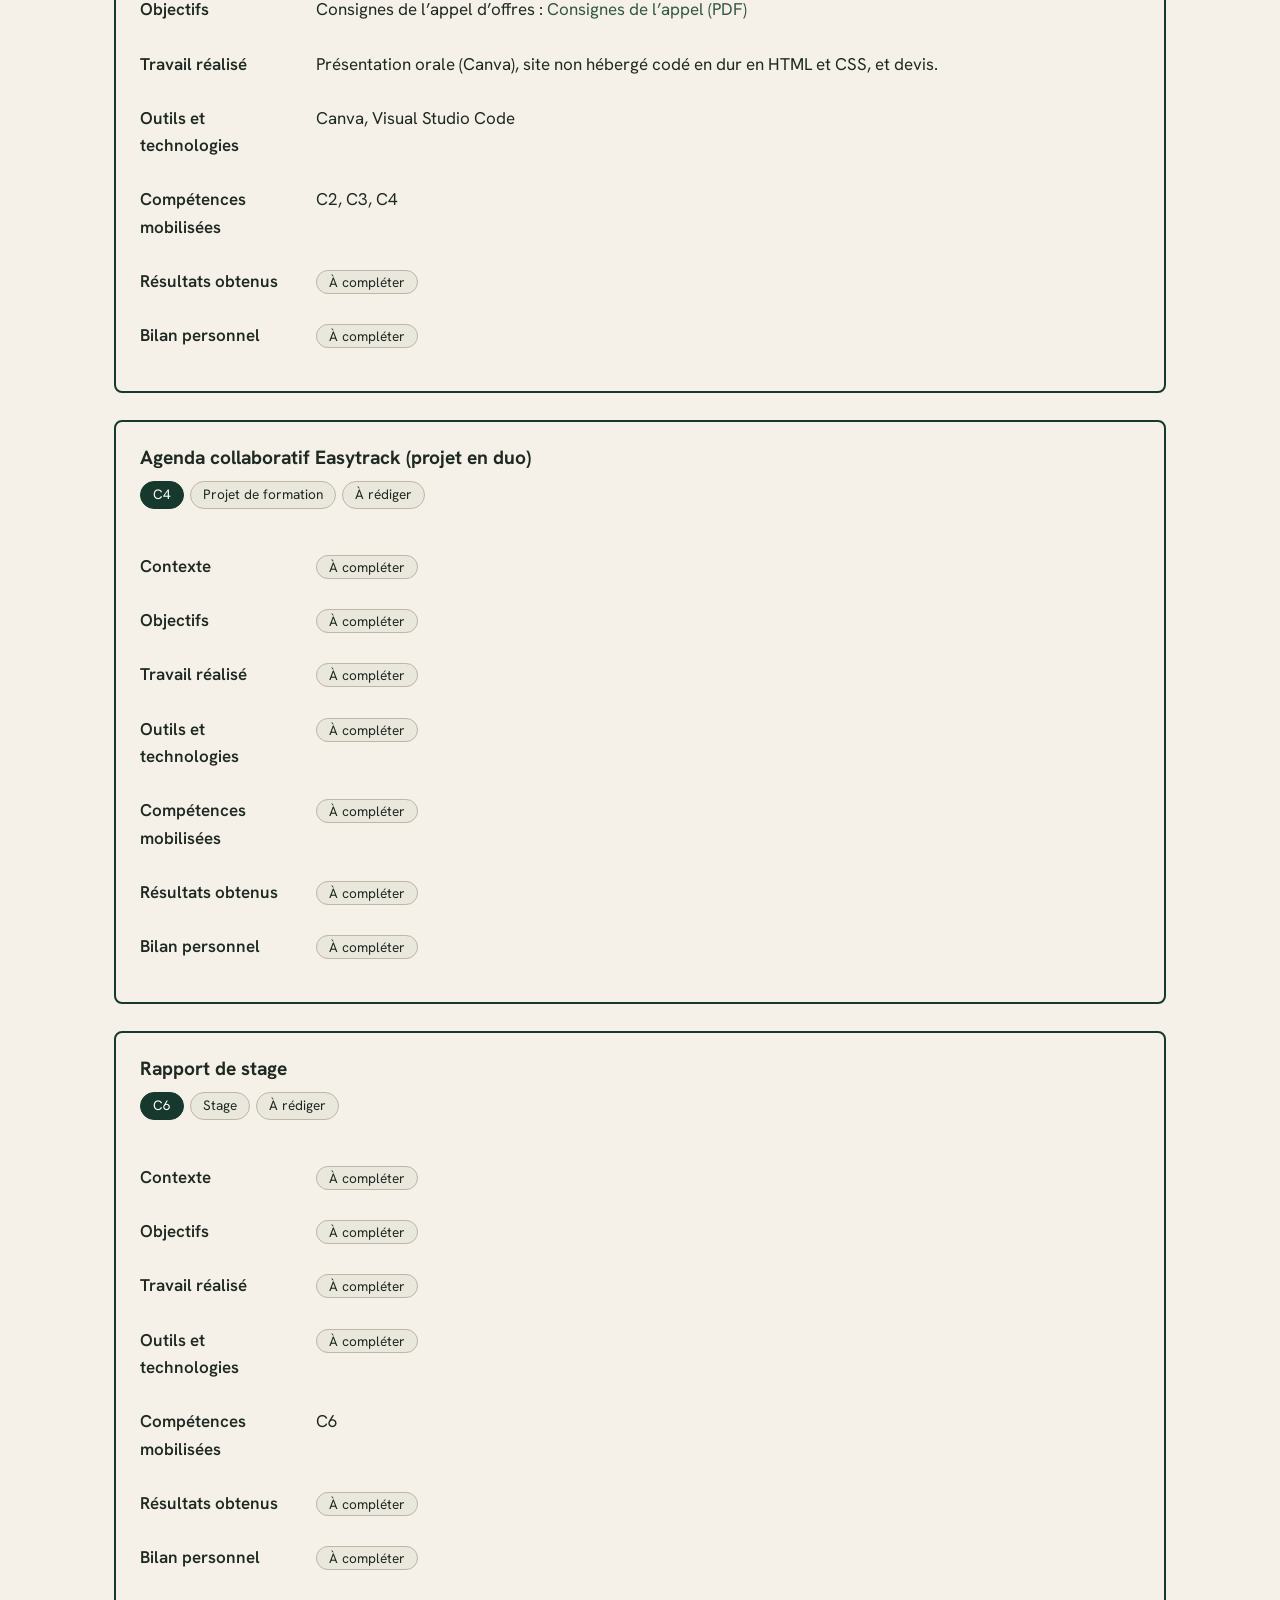
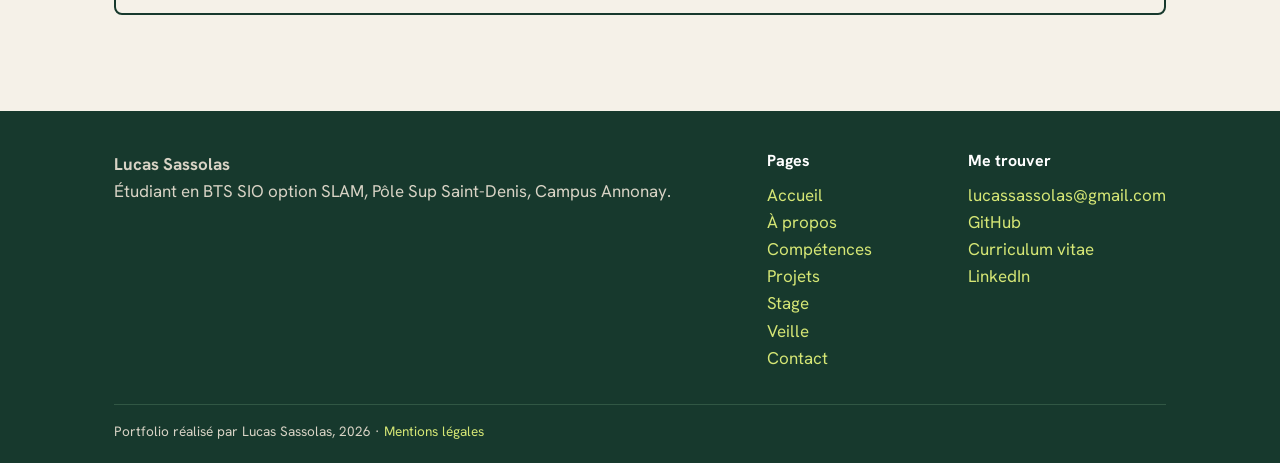
<file: portfolio/projets.html>
<!DOCTYPE html>
<html lang="fr">
  <head>
    <meta charset="UTF-8">
    <meta name="viewport" content="width=device-width, initial-scale=1, viewport-fit=cover">
    <title>Projets, Lucas Sassolas, BTS SIO SLAM</title>
    <meta name="description" content="Projets PPE, projets personnels et missions de stage de Lucas Sassolas, classés par compétence du référentiel.">
    <meta name="author" content="Lucas Sassolas">
    <link rel="preconnect" href="https://fonts.googleapis.com">
    <link rel="preconnect" href="https://fonts.gstatic.com" crossorigin>
    <link href="https://fonts.googleapis.com/css2?family=Hanken+Grotesk:wght@400;500;600;700&display=swap" rel="stylesheet">
    <link rel="stylesheet" href="style.css">
  </head>
  <body>

    <!-- Navigation principale -->
    <header class="nav">
      <div class="nav-in">
        <a class="brand" href="../index.html">Lucas Sassolas</a>
        <input class="menu-check" type="checkbox" id="menu-toggle">
        <label class="menu-btn" for="menu-toggle">Menu <span aria-hidden="true">⌄</span></label>
        <nav class="links" aria-label="Navigation principale">
          <a href="../index.html">Accueil</a>
          <a href="apropos.html">À propos</a>
          <a href="competences.html">Compétences</a>
          <a href="projets.html" aria-current="page">Projets</a>
          <a href="stage.html">Stage</a>
          <a href="veille.html">Veille</a>
          <a href="contact.html">Contact</a>
        </nav>
      </div>
    </header>

    <main id="contenu">
      <div class="wrap">
        <header class="page-head">
          <h1>Projets</h1>
          <p>Chaque projet illustre une compétence du référentiel, du développement à la gestion de données et au support.</p>
        </header>

        <section class="block" style="padding-top:36px">
          <ul class="rows" id="liste-projets">
          <li class="row" id="client-leger" data-comp="C4">
            <div class="apropos-box">
            <div class="conteneur-flex">
            <div>
              <h3>Client léger : gestion de commandes</h3>
              <ul class="meta"><li class="tag c">C4</li><li class="tag">PPE</li></ul>
              <ul class="meta techs" aria-label="Technologies"><li class="tag">PHP</li><li class="tag">MVC</li><li class="tag">MySQL</li><li class="tag">HTML/CSS</li></ul>
            </div>
            <dl class="facts">
              <br>
              <div><dt>Contexte</dt><dd>Projet de formation visant à digitaliser la gestion des clients, des produits et des commandes d’une structure commerciale fictive, avec des exigences de clarté et de logique métier.</dd></div>
              <br>
              <div><dt>Objectifs</dt><dd><span class="tag todo">À compléter</span></dd></div>
              <br>
              <div><dt>Travail réalisé</dt><dd><span class="tag todo">À compléter</span></dd></div>
              <br>
              <div><dt>Outils et technologies</dt><dd>PHP, MVC, MySQL, HTML/CSS</dd></div>
              <br>
              <div><dt>Compétences mobilisées</dt><dd>C4</dd></div>
              <br>
              <div><dt>Résultats obtenus</dt><dd>Application fonctionnelle permettant de créer, consulter et modifier des commandes, avec une architecture claire, lisible et facilement maintenable.</dd></div>
              <br>
              <div><dt>Bilan personnel</dt><dd><span class="tag todo">À compléter</span></dd></div>
            </dl>
          </li>
          <br>
          <li class="row" id="client-lourd" data-comp="C5">
            <div>
            <div class="apropos-box">
            <div class="conteneur-flex">
              <h3>Client lourd : gestion immobilière</h3>
              <ul class="meta"><li class="tag c">C5</li><li class="tag">Projet de formation</li></ul>
              <ul class="meta techs" aria-label="Technologies"><li class="tag">C#</li><li class="tag">.NET</li><li class="tag">SQL</li></ul>
            </div>
            <dl class="facts">
              <br>
              <div><dt>Contexte</dt><dd>Développement d’une solution pour suivre des biens immobiliers, leurs caractéristiques, leur statut et les informations utiles à leur gestion quotidienne.</dd></div>
              <br>
              <div><dt>Objectifs</dt><dd><span class="tag todo">À compléter</span></dd></div>
              <br>
              <div><dt>Travail réalisé</dt><dd><span class="tag todo">À compléter</span></dd></div>
              <br>
              <div><dt>Outils et technologies</dt><dd>C#, .NET, SQL</dd></div>
              <br>
              <div><dt>Compétences mobilisées</dt><dd>C5</dd></div>
              <br>
              <div><dt>Résultats obtenus</dt><dd>Application structurée et exploitable par un utilisateur, pensée pour faciliter la saisie, la consultation et la mise à jour des données.</dd></div>
              <br>
              <div><dt>Bilan personnel</dt><dd><span class="tag todo">À compléter</span></dd></div>
            </dl>
          </li>
          <br>
          <li class="row" id="glpi" data-comp="C1">
            <div class="apropos-box">
            <div class="conteneur-flex">
            <div>
              <h3>Import du parc informatique dans GLPI</h3>
              <ul class="meta"><li class="tag c">C1</li><li class="tag">Stage</li></ul>
              <ul class="meta techs" aria-label="Technologies"><li class="tag">GLPI</li><li class="tag">Excel</li><li class="tag">CSV UTF-8</li></ul>
            </div>
            <dl class="facts">
              <br>
              <div><dt>Contexte</dt><dd>Mise à jour de l’inventaire informatique à partir de fichiers Excel provenant de plusieurs sites et de plusieurs équipes techniques.</dd></div>
              <br>
              <div><dt>Objectifs</dt><dd><span class="tag todo">À compléter</span></dd></div>
              <br>
              <div><dt>Travail réalisé</dt><dd><span class="tag todo">À compléter</span></dd></div>
              <br>
              <div><dt>Outils et technologies</dt><dd>GLPI, Excel, CSV UTF-8</dd></div>
              <br>
              <div><dt>Compétences mobilisées</dt><dd>C1</dd></div>
              <br>
              <div><dt>Résultats obtenus</dt><dd>Parc consolidé de façon fiable, avec validation des données, contrôle des anomalies et sécurisation du processus de collecte.</dd></div>
              <br>
              <div><dt>Bilan personnel</dt><dd><span class="tag todo">À compléter</span></dd></div>
            </dl>
          </li>
          <br>
          <li class="row" id="portfolio" data-comp="C3">
            <div class="apropos-box">
            <div class="conteneur-flex">
            <div>
              <h3>Ce portfolio</h3>
              <ul class="meta"><li class="tag c">C3</li><li class="tag">Projet personnel</li></ul>
              <ul class="meta techs" aria-label="Technologies"><li class="tag">HTML</li><li class="tag">CSS</li><li class="tag">Projet de formation</li>
            </div>
            <dl class="facts">
              <br>
              <div><dt>Contexte</dt><dd>Création d’un site vitrine pour présenter mon parcours, mes compétences et mes réalisations, avec une maquette Figma et un cahier des charges.</dd></div>
              <br>
              <div><dt>Objectifs</dt><dd><span class="tag todo">À compléter</span></dd></div>
              <br>
              <div><dt>Travail réalisé</dt><dd>Site statique en HTML et CSS (mise en page en flexbox), hébergé sur GitHub Pages.</dd></div>
              <br>
              <div><dt>Outils et technologies</dt><dd>HTML, CSS, Figma, GitHub Pages</dd></div>
              <br>
              <div><dt>Compétences mobilisées</dt><dd>C3</dd></div>
              <br>
              <div><dt>Résultats obtenus</dt><dd>Site statique adaptatif, lisible et structuré, hébergé sur GitHub Pages.</dd></div>
              <br>
              <div><dt>Bilan personnel</dt><dd><span class="tag todo">À compléter</span></dd></div>
            </dl>
          </li>
          <br>
          <li class="row" id="appel-offre" data-comp="C4">
            <div class="apropos-box">
            <div class="conteneur-flex">
            <div>
              <h3>Appel d’offres : TLC Informatique</h3>
              <ul class="meta"><li class="tag c">C2</li><li class="tag c">C3</li><li class="tag c">C4</li><li class="tag">Projet de formation</li></ul>
              
            </div>
            <dl class="facts">
              <br>
              <div><dt>Contexte</dt><dd>Cahier des charges OID : <a href="https://campussaintdenis-my.sharepoint.com/:b:/g/personal/sassolas_lucas_lycee-saintdenis_com1/IQAJvH1rRhBwQIFD1WEHomzfAcFL0EIy73pfkdBa32pj52M?e=cXpF9a" target="_blank" rel="noopener noreferrer">Cahier des Charges OID (PDF)</a></dd></div>
              <br>
              <div><dt>Objectifs</dt><dd>Consignes de l’appel d’offres : <a href="https://campussaintdenis-my.sharepoint.com/:b:/g/personal/sassolas_lucas_lycee-saintdenis_com1/IQDWj_oSmRiHSYI9u16asw7fAU4ms47lFWhgbraVhTNnMdU?e=L2fObY" target="_blank" rel="noopener noreferrer">Consignes de l’appel (PDF)</a></dd></div>
              <br>
              <div><dt>Travail réalisé</dt><dd>Présentation orale (Canva), site non hébergé codé en dur en HTML et CSS, et devis.</dd></div>
              <br>
              <div><dt>Outils et technologies</dt><dd>Canva, Visual Studio Code</dd></div>
              <br>
              <div><dt>Compétences mobilisées</dt><dd>C2, C3, C4</dd></div>
              <br>
              <div><dt>Résultats obtenus</dt><dd><span class="tag todo">À compléter</span></dd></div>
              <br>
              <div><dt>Bilan personnel</dt><dd><span class="tag todo">À compléter</span></dd></div>
            </dl>
          </li>
          <br>
          <li class="row" id="agenda" data-comp="C4">
            <div class="apropos-box">
            <div class="conteneur-flex">
            <div>
              <h3>Agenda collaboratif Easytrack (projet en duo)</h3>
              <ul class="meta"><li class="tag c">C4</li><li class="tag">Projet de formation</li><li class="tag todo">À rédiger</li></ul>
              
            </div>
            <dl class="facts">
              <br>
              <div><dt>Contexte</dt><dd><span class="tag todo">À compléter</span></dd></div>
              <br>
              <div><dt>Objectifs</dt><dd><span class="tag todo">À compléter</span></dd></div>
              <br>
              <div><dt>Travail réalisé</dt><dd><span class="tag todo">À compléter</span></dd></div>
              <br>
              <div><dt>Outils et technologies</dt><dd><span class="tag todo">À compléter</span></dd></div>
              <br>
              <div><dt>Compétences mobilisées</dt><dd><span class="tag todo">À compléter</span></dd></div>
              <br>
              <div><dt>Résultats obtenus</dt><dd><span class="tag todo">À compléter</span></dd></div>
              <br>
              <div><dt>Bilan personnel</dt><dd><span class="tag todo">À compléter</span></dd></div>
            </dl>
          </li>
          <br>
          <li class="row" id="rapport-stage" data-comp="C6">
            <div class="apropos-box">
            <div class="conteneur-flex">
            <div>
              <h3>Rapport de stage</h3>
              <ul class="meta"><li class="tag c">C6</li><li class="tag">Stage</li><li class="tag todo">À rédiger</li></ul>
              
            </div>
            <dl class="facts">
              <br>
              <div><dt>Contexte</dt><dd><span class="tag todo">À compléter</span></dd></div>
              <br>
              <div><dt>Objectifs</dt><dd><span class="tag todo">À compléter</span></dd></div>
              <br>
              <div><dt>Travail réalisé</dt><dd><span class="tag todo">À compléter</span></dd></div>
              <br>
              <div><dt>Outils et technologies</dt><dd><span class="tag todo">À compléter</span></dd></div>
              <br>
              <div><dt>Compétences mobilisées</dt><dd>C6</dd></div>
              <br>
              <div><dt>Résultats obtenus</dt><dd><span class="tag todo">À compléter</span></dd></div>
              <br>
              <div><dt>Bilan personnel</dt><dd><span class="tag todo">À compléter</span></dd></div>
            </dl>
          </li>
          </ul>
        </section>
      </div>
    </main>

    <!-- Pied de page commun -->
    <footer>
      <div class="wrap">
        <div class="who">
          <strong>Lucas Sassolas</strong>
          <p>Étudiant en BTS SIO option SLAM, Pôle Sup Saint-Denis, Campus Annonay.</p>
        </div>
        <div>
          <h2>Pages</h2>
          <ul>
            <li><a href="../index.html">Accueil</a></li>
            <li><a href="apropos.html">À propos</a></li>
            <li><a href="competences.html">Compétences</a></li>
            <li><a href="projets.html">Projets</a></li>
            <li><a href="stage.html">Stage</a></li>
            <li><a href="veille.html">Veille</a></li>
            <li><a href="contact.html">Contact</a></li>
          </ul>
        </div>
        <div>
          <h2>Me trouver</h2>
          <ul>
            <li><a href="mailto:lucassassolas@gmail.com">lucassassolas@gmail.com</a></li>
            <li><a href="https://github.com/Sass077" target="_blank" rel="noopener noreferrer">GitHub</a></li>
            <li><a href="../cv/CV_Lucas_Sassolas.pdf">Curriculum vitae</a></li>
            <li><a href="https://www.linkedin.com/in/lucas-sassolas-961876385/" target="_blank" rel="noopener noreferrer">LinkedIn</a></li>
          </ul>
        </div>
        <div class="legal-line">
          Portfolio réalisé par Lucas Sassolas, 2026 · <a href="mentions.html">Mentions légales</a>
        </div>
      </div>
    </footer>
  </body>
</html>
</file>
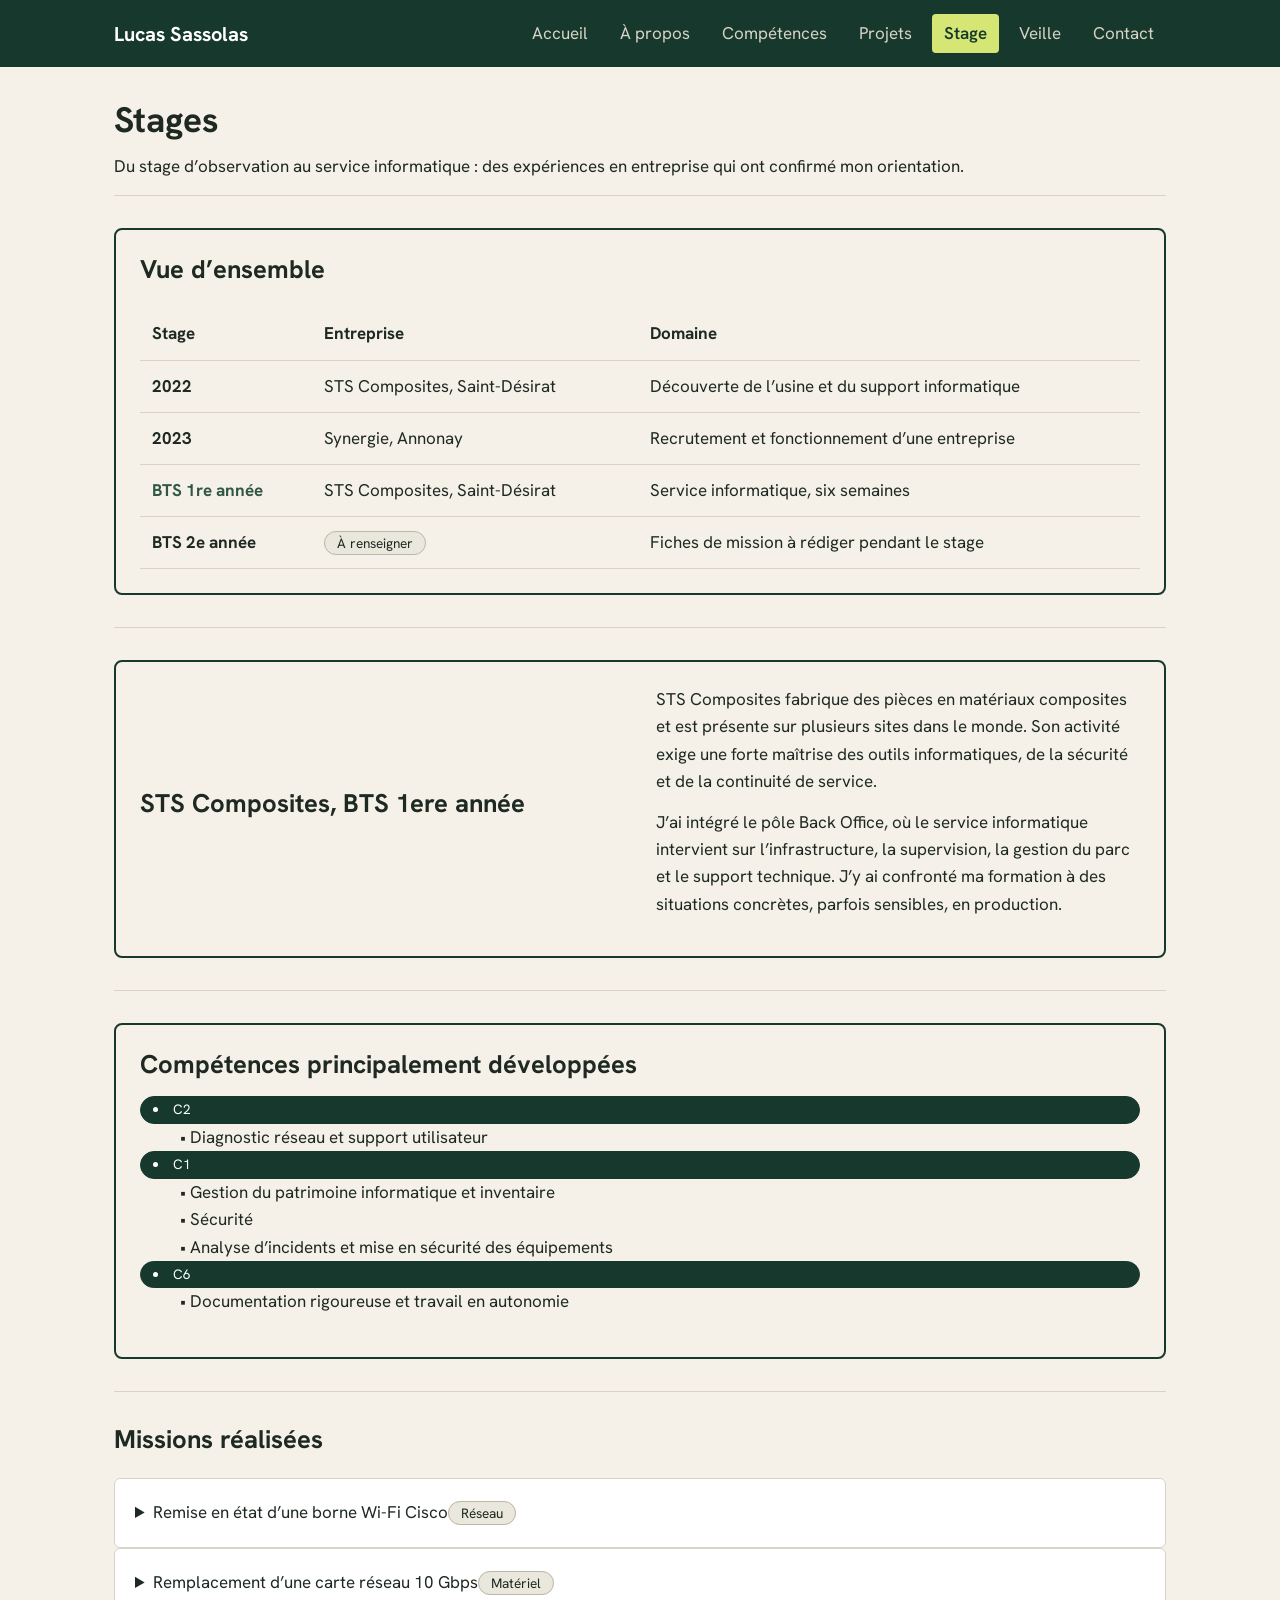
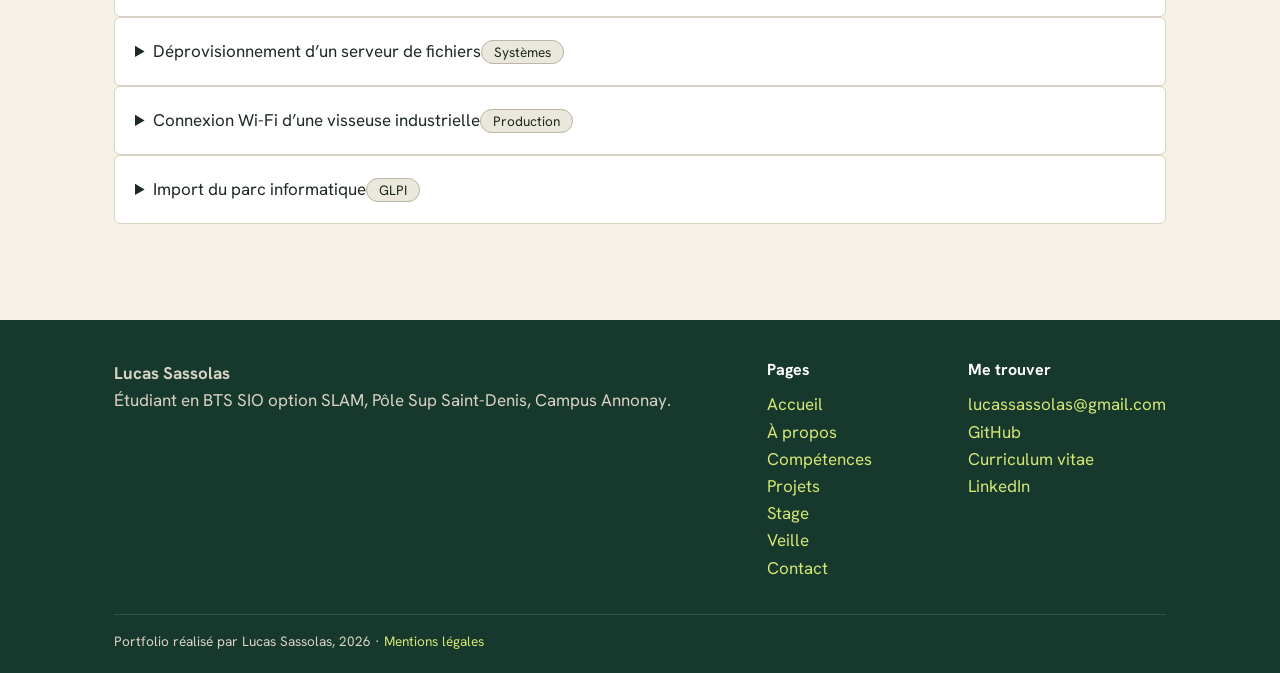
<file: portfolio/stage.html>
<!DOCTYPE html>
<html lang="fr">
  <head>
    <meta charset="UTF-8">
    <meta name="viewport" content="width=device-width, initial-scale=1, viewport-fit=cover">
    <title>Stages, Lucas Sassolas, BTS SIO SLAM</title>
    <meta name="description" content="Stages de Lucas Sassolas : STS Composites, Synergie, missions réalisées et compétences développées.">
    <meta name="author" content="Lucas Sassolas">
    <link rel="preconnect" href="https://fonts.googleapis.com">
    <link rel="preconnect" href="https://fonts.gstatic.com" crossorigin>
    <link href="https://fonts.googleapis.com/css2?family=Hanken+Grotesk:wght@400;500;600;700&display=swap" rel="stylesheet">
    <link rel="stylesheet" href="style.css">
  </head>
  <body>

    <!-- Navigation principale -->
    <header class="nav">
      <div class="nav-in">
        <a class="brand" href="../index.html">Lucas Sassolas</a>
        <input class="menu-check" type="checkbox" id="menu-toggle">
        <label class="menu-btn" for="menu-toggle">Menu <span aria-hidden="true">⌄</span></label>
        <nav class="links" aria-label="Navigation principale">
          <a href="../index.html">Accueil</a>
          <a href="apropos.html">À propos</a>
          <a href="competences.html">Compétences</a>
          <a href="projets.html">Projets</a>
          <a href="stage.html" aria-current="page">Stage</a>
          <a href="veille.html">Veille</a>
          <a href="contact.html">Contact</a>
        </nav>
      </div>
    </header>

    <main id="contenu">
      <div class="wrap">
        <header class="page-head">
          <h1>Stages</h1>
          <p>Du stage d’observation au service informatique : des expériences en entreprise qui ont confirmé mon orientation.</p>
        </header>

        <section class="block" aria-labelledby="t-synthese">
          <div class="apropos-box">
          <div class="conteneur-flex">
          <h2 id="t-synthese" style="margin-bottom:24px">Vue d’ensemble</h2>
          <div class="table-scroll">
            <table class="stage-table">
              <thead><tr><th scope="col">Stage</th><th scope="col">Entreprise</th><th scope="col">Domaine</th></tr></thead>
              <tbody>
                <tr><th scope="row">2022</th><td>STS Composites, Saint-Désirat</td><td>Découverte de l’usine et du support informatique</td></tr>
                <tr><th scope="row">2023</th><td>Synergie, Annonay</td><td>Recrutement et fonctionnement d’une entreprise</td></tr>
                <tr><th scope="row"><a href="#sts">BTS 1re année</a></th><td>STS Composites, Saint-Désirat</td><td>Service informatique, six semaines</td></tr>
                <tr><th scope="row">BTS 2e année</th><td><span class="tag todo">À renseigner</span></td><td>Fiches de mission à rédiger pendant le stage</td></tr>
              </tbody>
            </table>
          </div>
        </section>

        <section class="block" id="sts" aria-labelledby="t-sts">
          <div class="apropos-box">
          <div class="conteneur-flex">
          <div class="split">
            <h2 id="t-sts">STS Composites, BTS 1ere année</h2>
            <div>
              <p>STS Composites fabrique des pièces en matériaux composites et est présente sur plusieurs sites dans le monde. Son activité exige une forte maîtrise des outils informatiques, de la sécurité et de la continuité de service.</p>
              <p>J’ai intégré le pôle Back Office, où le service informatique intervient sur l’infrastructure, la supervision, la gestion du parc et le support technique. J’y ai confronté ma formation à des situations concrètes, parfois sensibles, en production.</p>
            </div>
          </div>
        </section>

        <section class="block">
          <div class="split">
            <div class="apropos-box">
            <div class="conteneur-flex">
            <h2>Compétences principalement développées</h2>
            <dl class="defs">
              <div><dt><li class="tag c">C2</li></dt><dd>• Diagnostic réseau et support utilisateur</dd></div>
              <div><dt><li class="tag c">C1</li></dt><dd>• Gestion du patrimoine informatique et inventaire</dd></div>
              <div><dt></dt><dd>• Sécurité</dd>
              <dd>• Analyse d’incidents et mise en sécurité des équipements</dd></div>
              <div><dt><li class="tag c">C6</li></dt><dd>• Documentation rigoureuse et travail en autonomie</dd></div>
            </dl>
          </div>
        </section>

        <section class="block" aria-labelledby="t-missions">
          <h2 id="t-missions" style="margin-bottom:24px">Missions réalisées</h2>
          <details class="mission">
            <summary><span><span class="t">Remise en état d’une borne Wi-Fi Cisco</span><span class="tag">Réseau</span></span></summary>
            <br>
            <div class="body"><p>Réinstallation du firmware d’un point d’accès en mode recovery afin de rétablir un équipement stable et fonctionnel. Cette intervention a demandé de la méthode et une veille constante sur les paramètres réseau.</p></div>
          </details>
          <details class="mission">
            <summary><span><span class="t">Remplacement d’une carte réseau 10 Gbps</span><span class="tag">Matériel</span></span></summary>
            <br>
            <div class="body"><p>Intervention sur un équipement de production en salle serveur. J’ai participé au remplacement du matériel défectueux, en respectant les procédures de sécurité et en vérifiant le fonctionnement après l’intervention.</p></div>
          </details>
          <details class="mission">
            <summary><span><span class="t">Déprovisionnement d’un serveur de fichiers</span><span class="tag">Systèmes</span></span></summary>
            <br>
            <div class="body"><p>Analyse de la situation, vérification des sauvegardes et préparation du retrait du serveur. Cette mission a renforcé ma compréhension de la continuité de service et de la sécurité des données.</p></div>
          </details>
          <details class="mission">
            <summary><span><span class="t">Connexion Wi-Fi d’une visseuse industrielle</span><span class="tag">Production</span></span></summary>
            <br>
            <div class="body"><p>Diagnostic de la connexion réseau d’un équipement de production : paramètres IP, masque de sous-réseau et configuration associée. L’objectif était de retrouver un fonctionnement fiable sans arrêter l’activité.</p></div>
          </details>
          <details class="mission">
            <summary><span><span class="t">Import du parc informatique</span><span class="tag">GLPI</span></span></summary>
            <br>
            <div class="body"><p>Préparation et validation des données issues de plusieurs sites, conversion des fichiers et import dans GLPI. Cette mission a amélioré la qualité du référentiel informatique et la traçabilité des équipements.</p></div>
          </details>
        </section>
      </div>
    </main>

    <!-- Pied de page commun -->
    <footer>
      <div class="wrap">
        <div class="who">
          <strong>Lucas Sassolas</strong>
          <p>Étudiant en BTS SIO option SLAM, Pôle Sup Saint-Denis, Campus Annonay.</p>
        </div>
        <div>
          <h2>Pages</h2>
          <ul>
            <li><a href="../index.html">Accueil</a></li>
            <li><a href="apropos.html">À propos</a></li>
            <li><a href="competences.html">Compétences</a></li>
            <li><a href="projets.html">Projets</a></li>
            <li><a href="stage.html">Stage</a></li>
            <li><a href="veille.html">Veille</a></li>
            <li><a href="contact.html">Contact</a></li>
          </ul>
        </div>
        <div>
          <h2>Me trouver</h2>
          <ul>
            <li><a href="mailto:lucassassolas@gmail.com">lucassassolas@gmail.com</a></li>
            <li><a href="https://github.com/Sass077" target="_blank" rel="noopener noreferrer">GitHub</a></li>
            <li><a href="../cv/CV_Lucas_Sassolas.pdf">Curriculum vitae</a></li>
            <li><a href="https://www.linkedin.com/in/lucas-sassolas-961876385/" target="_blank" rel="noopener noreferrer">LinkedIn</a></li>
          </ul>
        </div>
        <div class="legal-line">
          Portfolio réalisé par Lucas Sassolas, 2026 · <a href="mentions.html">Mentions légales</a>
        </div>
      </div>
    </footer>
  </body>
</html>
</file>
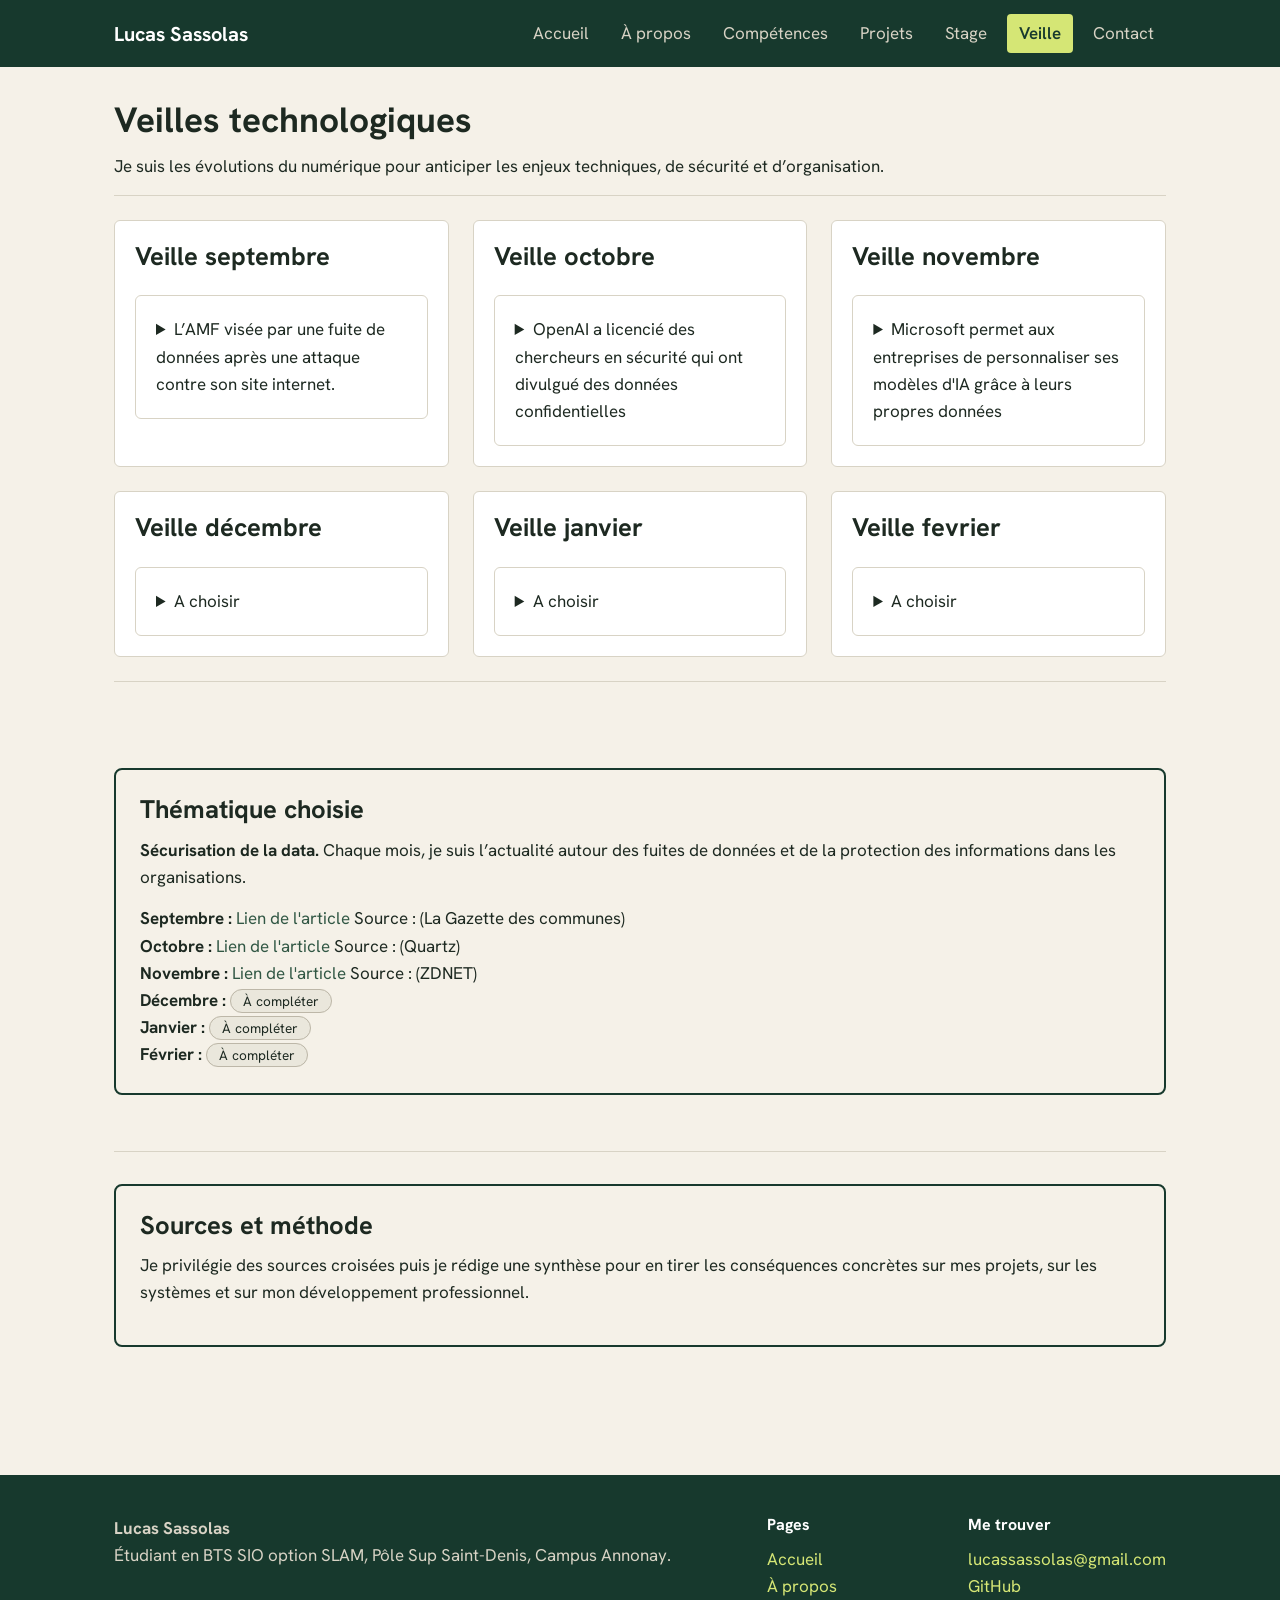
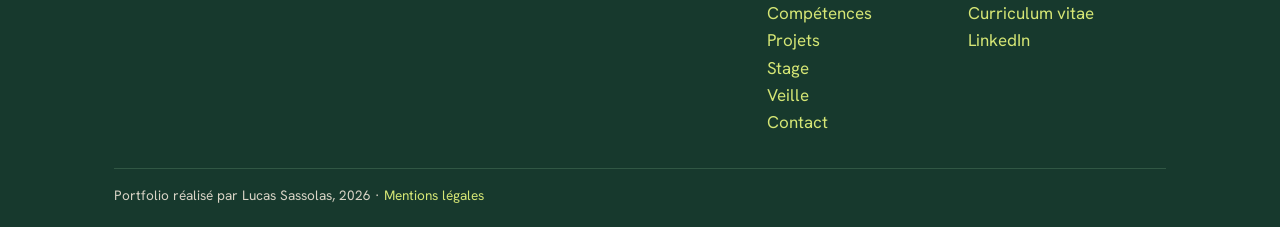
<file: portfolio/veille.html>
<!DOCTYPE html>
<html lang="fr">
  <head>
    <meta charset="UTF-8">
    <meta name="viewport" content="width=device-width, initial-scale=1, viewport-fit=cover">
    <title>Veille technologique, Lucas Sassolas, BTS SIO SLAM</title>
    <meta name="description" content="Veille technologique de Lucas Sassolas : sources suivies, méthode et synthèses mensuelles.">
    <meta name="author" content="Lucas Sassolas">
    <link rel="preconnect" href="https://fonts.googleapis.com">
    <link rel="preconnect" href="https://fonts.gstatic.com" crossorigin>
    <link href="https://fonts.googleapis.com/css2?family=Hanken+Grotesk:wght@400;500;600;700&display=swap" rel="stylesheet">
    <link rel="stylesheet" href="style.css">
  </head>
  <body>
    <!-- Navigation principale -->
    <header class="nav">
      <div class="nav-in">
        <a class="brand" href="../index.html">Lucas Sassolas</a>
        <input class="menu-check" type="checkbox" id="menu-toggle">
        <label class="menu-btn" for="menu-toggle">Menu <span aria-hidden="true">⌄</span></label>
        <nav class="links" aria-label="Navigation principale">
          <a href="../index.html">Accueil</a>
          <a href="apropos.html">À propos</a>
          <a href="competences.html">Compétences</a>
          <a href="projets.html">Projets</a>
          <a href="stage.html">Stage</a>
          <a href="veille.html" aria-current="page">Veille</a>
          <a href="contact.html">Contact</a>
        </nav>
      </div>
    </header>

    <main id="contenu">
      <div class="wrap">
        <header class="page-head">
          <h1>Veilles technologiques</h1>
          <p>Je suis les évolutions du numérique pour anticiper les enjeux techniques, de sécurité et d’organisation.</p>
        </header>

        <section class="block" aria-label="Veilles mensuelles" style="padding-top:24px">
          <ol class="veille-grid">
            <li class="vcard">
            
              <h2 id="t-missions" style="margin-bottom:24px">Veille septembre</h2>
              <details class="mission">
                <summary><span><span class="t">L’AMF visée par une fuite de données après une attaque contre son site internet.</span></span></summary>
                <br><br>
                <div class="body"><p>En septembre 2026, le site de l'Association des Maires de France (AMF) a subi une cyberattaque exploitant une vulnérabilité de type injection SQL. Cette intrusion a entraîné la fuite de plus de 100 000 lignes de données sensibles concernant des élus et des collectivités, poussant l'organisation à notifier la CNIL et à sécuriser son infrastructure.</p></div>
              </details>
            </li>

            <li class="vcard">
            
              <h2 id="t-missions" style="margin-bottom:24px">Veille octobre</h2>
              <details class="mission">
                <summary><span><span class="t">OpenAI a licencié des chercheurs en sécurité qui ont divulgué des données confidentielles</span></span></summary>
                <br><br>
                <div class="body"><p>En octobre 2026, OpenAI a licencié trois chercheurs de son équipe de sécurité pour avoir partagé des informations confidentielles avec une organisation extérieure. Cet incident a mis en lumière les tensions internes persistantes au sein de l'entreprise concernant la gouvernance, la transparence et la supervision de la sécurité de l'intelligence artificielle.</p></div>
              </details>
            </li>

            <li class="vcard">
            
              <h2 id="t-missions" style="margin-bottom:24px">Veille novembre</h2>
              <details class="mission">
                <summary><span><span class="t">Microsoft permet aux entreprises de personnaliser ses modèles d'IA grâce à leurs propres données</span></span></summary>
                <br><br>
                <div class="body"><p>Microsoft lance « Licensed Weights », une fonctionnalité permettant aux entreprises de personnaliser ses modèles d'intelligence artificielle avec leurs propres données tout en gardant le contrôle de celles-ci.</p></div>
              </details>
            </li>

            <li class="vcard">
            
              <h2 id="t-missions" style="margin-bottom:24px">Veille décembre</h2>
              <details class="mission">
                <summary><span><span class="t">A choisir</span></span></summary>
                <div class="body"><p></p></div>
              </details>
            </li>

            <li class="vcard">
            
              <h2 id="t-missions" style="margin-bottom:24px">Veille janvier</h2>
              <details class="mission">
                <summary><span><span class="t">A choisir</span></span></summary>
                <div class="body"><p></p></div>
              </details>
            </li>

            <li class="vcard">
            
              <h2 id="t-missions" style="margin-bottom:24px">Veille fevrier</h2>
              <details class="mission">
                <summary><span><span class="t">A choisir</span></span></summary>
                <div class="body"><p></p></div>
              </details>
            </li>


        <section class="block" aria-labelledby="t-theme">
          <br><br>
          <div class="split">
            <div class="apropos-box">
            <div class="conteneur-flex">
            <h2 id="t-theme">Thématique choisie</h2>
            <div>
              <p><strong>Sécurisation de la data.</strong> Chaque mois, je suis l’actualité autour des fuites de données et de la protection des informations dans les organisations.</p>
              <ul class="articles" aria-label="Articles suivis">
                <li><strong>Septembre :</strong> <a href="https://www.lagazettedescommunes.com/numerique/cybersecurite/lamf-visee-par-une-fuite-de-donnees-apres-une-attaque-contre-son-site-internet.WO3CR2I2LVACFCHPZDGXAYPYUM.html" target="_blank" rel="noopener noreferrer">Lien de l'article</a> Source : (La Gazette des communes)</li>
                <li><strong>Octobre :</strong> <a href="https://fr.qz.com/openai-a-licenci-des-chercheurs-en-scurit-qui-ont-divulgu-des-donnes-confidentielles-100126" target="_blank" rel="noopener noreferrer">Lien de l'article</a> Source : (Quartz)</li>
                <li><strong>Novembre :</strong> <a href="https://www.zdnet.fr/actualites/la-nouvelle-fonctionnalite-licensed-weights-de-microsoft-permet-aux-entreprises-de-personnaliser-leurs-modeles-dia-a-laide-de-leurs-propres-donnees-508209.htm" target="_blank" rel="noopener noreferrer">Lien de l'article</a> Source : (ZDNET)</li>
                <li><strong>Décembre :</strong> <span class="tag todo">À compléter</span></li>
                <li><strong>Janvier :</strong> <span class="tag todo">À compléter</span></li>
                <li><strong>Février :</strong> <span class="tag todo">À compléter</span></li>
              </ul>
            </div>
          </div>
        </section>

        <section class="block">
          <div class="split">
          <div class="apropos-box">
          <div class="conteneur-flex">
            <h2>Sources et méthode</h2>
            <div>
              <p>Je privilégie des sources croisées puis je rédige une synthèse pour en tirer les conséquences concrètes sur mes projets, sur les systèmes et sur mon développement professionnel.</p>
            </div>
          </div>
        </section>
      </div>
    </main>

    <!-- Pied de page commun -->
    <footer>
      <div class="wrap">
        <div class="who">
          <strong>Lucas Sassolas</strong>
          <p>Étudiant en BTS SIO option SLAM, Pôle Sup Saint-Denis, Campus Annonay.</p>
        </div>
        <div>
          <h2>Pages</h2>
          <ul>
            <li><a href="../index.html">Accueil</a></li>
            <li><a href="apropos.html">À propos</a></li>
            <li><a href="competences.html">Compétences</a></li>
            <li><a href="projets.html">Projets</a></li>
            <li><a href="stage.html">Stage</a></li>
            <li><a href="veille.html">Veille</a></li>
            <li><a href="contact.html">Contact</a></li>
          </ul>
        </div>
        <div>
          <h2>Me trouver</h2>
          <ul>
            <li><a href="mailto:lucassassolas@gmail.com">lucassassolas@gmail.com</a></li>
            <li><a href="https://github.com/Sass077" target="_blank" rel="noopener noreferrer">GitHub</a></li>
            <li><a href="../cv/CV_Lucas_Sassolas.pdf">Curriculum vitae</a></li>
            <li><a href="https://www.linkedin.com/in/lucas-sassolas-961876385/" target="_blank" rel="noopener noreferrer">LinkedIn</a></li>
          </ul>
        </div>
        <div class="legal-line">
          Portfolio réalisé par Lucas Sassolas, 2026 · <a href="mentions.html">Mentions légales</a>
        </div>
      </div>
    </footer>
  </body>
</html>
</file>
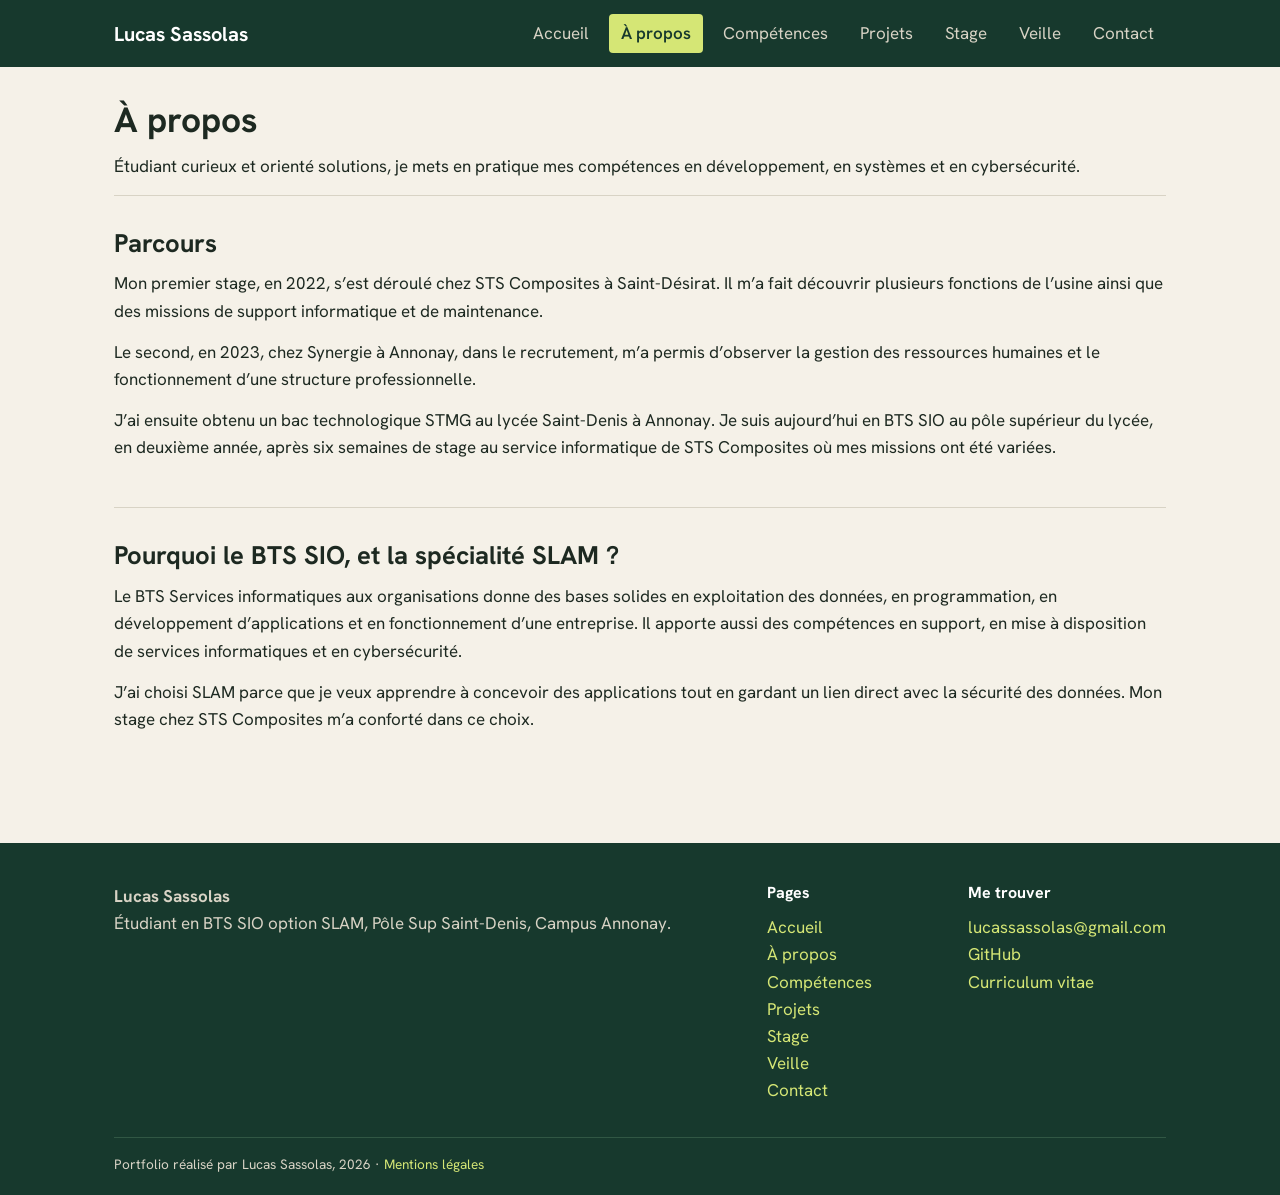
<file: portfolio-sassolas-lucas/portfolio/apropos.html>
<!DOCTYPE html>
<html lang="fr">
  <head>
    <meta charset="UTF-8">
    <meta name="viewport" content="width=device-width, initial-scale=1, viewport-fit=cover">
    <title>À propos, Lucas Sassolas, BTS SIO SLAM</title>
    <meta name="description" content="Parcours, formation BTS SIO option SLAM et centres d'intérêt de Lucas Sassolas.">
    <meta name="author" content="Lucas Sassolas">
    <link rel="preconnect" href="https://fonts.googleapis.com">
    <link rel="preconnect" href="https://fonts.gstatic.com" crossorigin>
    <link href="https://fonts.googleapis.com/css2?family=Hanken+Grotesk:wght@400;500;600;700&display=swap" rel="stylesheet">
    <link rel="stylesheet" href="style.css">
  </head>
  <body>

    <!-- Navigation principale -->
    <header class="nav">
      <div class="nav-in">
        <a class="brand" href="../index.html">Lucas Sassolas</a>
        <input class="menu-check" type="checkbox" id="menu-toggle">
        <label class="menu-btn" for="menu-toggle">Menu <span aria-hidden="true">⌄</span></label>
        <nav class="links" aria-label="Navigation principale">
          <a href="../index.html">Accueil</a>
          <a href="apropos.html" aria-current="page">À propos</a>
          <a href="competences.html">Compétences</a>
          <a href="projets.html">Projets</a>
          <a href="stage.html">Stage</a>
          <a href="veille.html">Veille</a>
          <a href="contact.html">Contact</a>
        </nav>
      </div>
    </header>

    <main id="contenu">
      <div class="wrap">
        <header class="page-head">
          <h1>À propos</h1>
          <p>Étudiant curieux et orienté solutions, je mets en pratique mes compétences en développement, en systèmes et en cybersécurité.</p>
        </header>

        <section class="block">
          <div class="split">
          <div class="flex-liens">
          <div class="flex-liens a">
            <h2>Parcours</h2></div>
            <div>
              <p>Mon premier stage, en 2022, s’est déroulé chez STS Composites à Saint-Désirat. Il m’a fait découvrir plusieurs fonctions de l’usine ainsi que des missions de support informatique et de maintenance.</p>
              <p>Le second, en 2023, chez Synergie à Annonay, dans le recrutement, m’a permis d’observer la gestion des ressources humaines et le fonctionnement d’une structure professionnelle.</p>
              <p>J’ai ensuite obtenu un bac technologique STMG au lycée Saint-Denis à Annonay. Je suis aujourd’hui en BTS SIO au pôle supérieur du lycée, en deuxième année, après six semaines de stage au service informatique de STS Composites où mes missions ont été variées.</p>
            </div>
          </div>
        </section>

        <section class="block">
          <div class="split">
          <div class="flex-liens">
          <div class="flex-liens a">
            <h2>Pourquoi le BTS SIO, et la spécialité SLAM ?</h2>
            <div>
              <p>Le BTS Services informatiques aux organisations donne des bases solides en exploitation des données, en programmation, en développement d’applications et en fonctionnement d’une entreprise. Il apporte aussi des compétences en support, en mise à disposition de services informatiques et en cybersécurité.</p>
              <p>J’ai choisi SLAM parce que je veux apprendre à concevoir des applications tout en gardant un lien direct avec la sécurité des données. Mon stage chez STS Composites m’a conforté dans ce choix.</p>
            </div>
          </div>
        </section>
      </div>
    </main>

    <!-- Pied de page commun -->
    <footer>
      <div class="wrap">
        <div class="who">
          <strong>Lucas Sassolas</strong>
          <p>Étudiant en BTS SIO option SLAM, Pôle Sup Saint-Denis, Campus Annonay.</p>
        </div>
        <div>
          <h2>Pages</h2>
          <ul>
            <li><a href="../index.html">Accueil</a></li>
            <li><a href="apropos.html">À propos</a></li>
            <li><a href="competences.html">Compétences</a></li>
            <li><a href="projets.html">Projets</a></li>
            <li><a href="stage.html">Stage</a></li>
            <li><a href="veille.html">Veille</a></li>
            <li><a href="contact.html">Contact</a></li>
          </ul>
        </div>
        <div>
          <h2>Me trouver</h2>
          <ul>
            <li><a href="mailto:lucassassolas@gmail.com">lucassassolas@gmail.com</a></li>
            <li><a href="https://github.com/Sass077" target="_blank" rel="noopener noreferrer">GitHub</a></li>
            <li><a href="../cv/CV_Lucas_Sassolas.pdf">Curriculum vitae</a></li>
          </ul>
        </div>
        <div class="legal-line">
          Portfolio réalisé par Lucas Sassolas, 2026 · <a href="mentions.html">Mentions légales</a>
        </div>
      </div>
    </footer>
  </body>
</html>
</file>
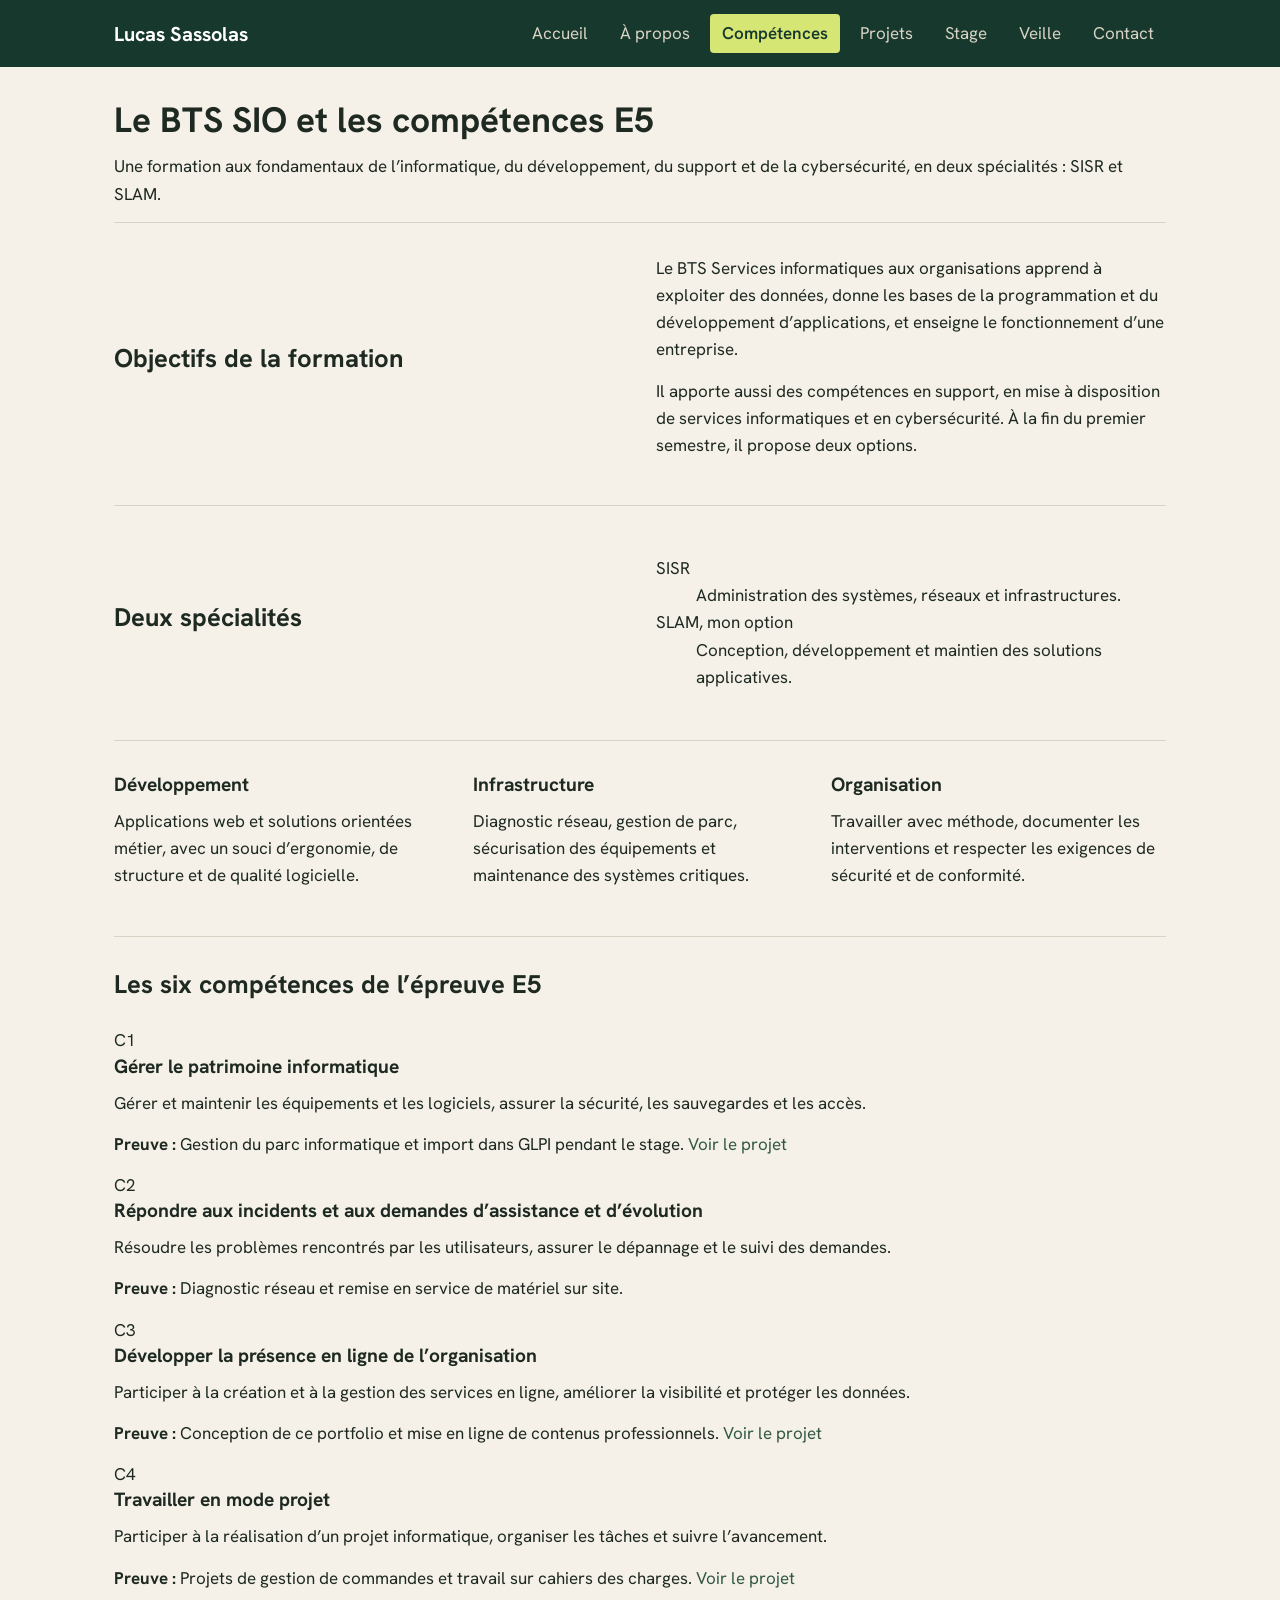
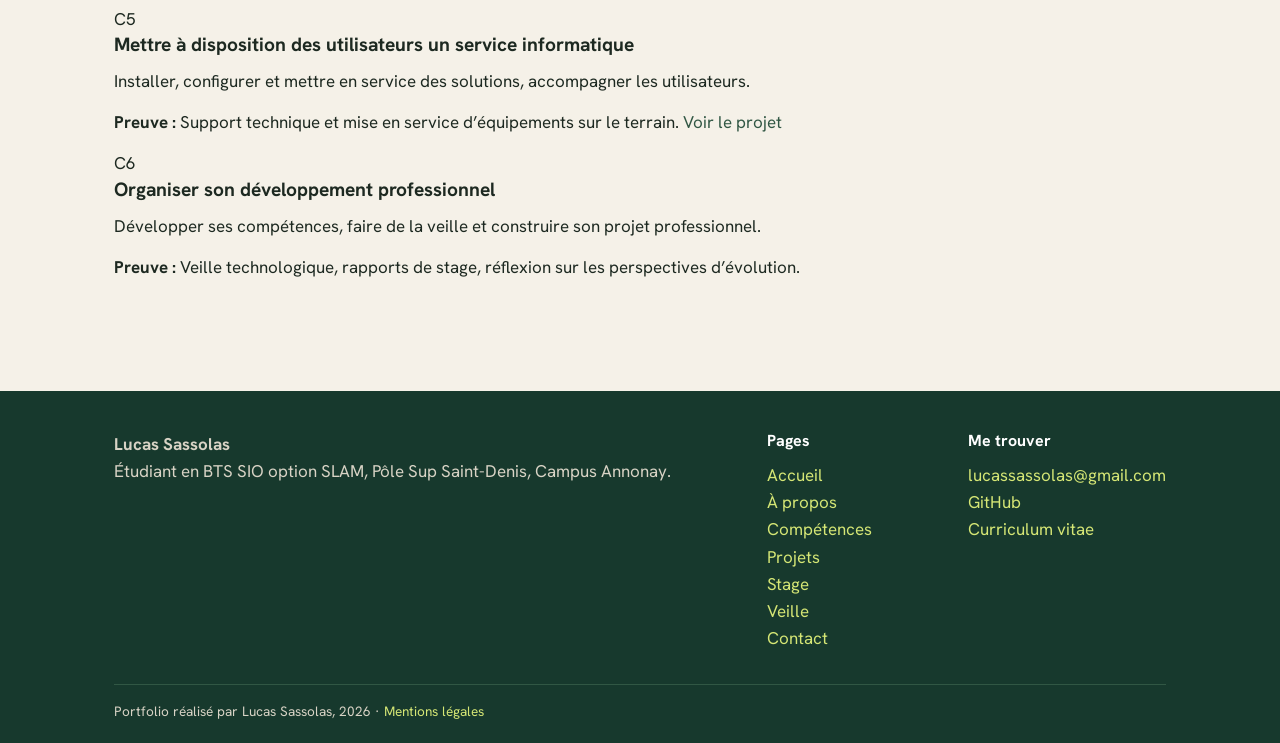
<file: portfolio-sassolas-lucas/portfolio/competences.html>
<!DOCTYPE html>
<html lang="fr">
  <head>
    <meta charset="UTF-8">
    <meta name="viewport" content="width=device-width, initial-scale=1, viewport-fit=cover">
    <title>Le BTS SIO et les compétences C1 à C6, Lucas Sassolas</title>
    <meta name="description" content="Présentation du BTS SIO option SLAM et des six compétences de l'épreuve E5, illustrées par des exemples concrets.">
    <meta name="author" content="Lucas Sassolas">
    <link rel="preconnect" href="https://fonts.googleapis.com">
    <link rel="preconnect" href="https://fonts.gstatic.com" crossorigin>
    <link href="https://fonts.googleapis.com/css2?family=Hanken+Grotesk:wght@400;500;600;700&display=swap" rel="stylesheet">
    <link rel="stylesheet" href="style.css">
  </head>
  <body>

    <!-- Navigation principale -->
    <header class="nav">
      <div class="nav-in">
        <a class="brand" href="../index.html">Lucas Sassolas</a>
        <input class="menu-check" type="checkbox" id="menu-toggle">
        <label class="menu-btn" for="menu-toggle">Menu <span aria-hidden="true">⌄</span></label>
        <nav class="links" aria-label="Navigation principale">
          <a href="../index.html">Accueil</a>
          <a href="apropos.html">À propos</a>
          <a href="competences.html" aria-current="page">Compétences</a>
          <a href="projets.html">Projets</a>
          <a href="stage.html">Stage</a>
          <a href="veille.html">Veille</a>
          <a href="contact.html">Contact</a>
        </nav>
      </div>
    </header>

    <main id="contenu">
      <div class="wrap">
        <header class="page-head">
          <h1>Le BTS SIO et les compétences E5</h1>
          <p>Une formation aux fondamentaux de l’informatique, du développement, du support et de la cybersécurité, en deux spécialités : SISR et SLAM.</p>
        </header>

        <section class="block">
          <div class="split">
            <h2>Objectifs de la formation</h2>
            <div>
              <p>Le BTS Services informatiques aux organisations apprend à exploiter des données, donne les bases de la programmation et du développement d’applications, et enseigne le fonctionnement d’une entreprise.</p>
              <p>Il apporte aussi des compétences en support, en mise à disposition de services informatiques et en cybersécurité. À la fin du premier semestre, il propose deux options.</p>
            </div>
          </div>
        </section>

        <section class="block">
          <div class="split">
            <h2>Deux spécialités</h2>
            <dl class="defs">
              <div><dt>SISR</dt><dd>Administration des systèmes, réseaux et infrastructures.</dd></div>
              <div><dt>SLAM, mon option</dt><dd>Conception, développement et maintien des solutions applicatives.</dd></div>
            </dl>
          </div>
        </section>

        <section class="block">
          <div class="three">
            <div><h3>Développement</h3><p>Applications web et solutions orientées métier, avec un souci d’ergonomie, de structure et de qualité logicielle.</p></div>
            <div><h3>Infrastructure</h3><p>Diagnostic réseau, gestion de parc, sécurisation des équipements et maintenance des systèmes critiques.</p></div>
            <div><h3>Organisation</h3><p>Travailler avec méthode, documenter les interventions et respecter les exigences de sécurité et de conformité.</p></div>
          </div>
        </section>

        <section class="block" id="e5">
          <h2>Les six compétences de l’épreuve E5</h2>
          <ol class="comp-list" style="margin-top:28px">
            <li class="comp">
              <div class="code">C1</div>
              <div>
                <h3>Gérer le patrimoine informatique</h3>
                <p class="def">Gérer et maintenir les équipements et les logiciels, assurer la sécurité, les sauvegardes et les accès.</p>
                <p class="proof"><strong>Preuve :</strong> Gestion du parc informatique et import dans GLPI pendant le stage. <a href="projets.html#glpi">Voir le projet</a></p>
              </div>
            </li>
            <li class="comp">
              <div class="code">C2</div>
              <div>
                <h3>Répondre aux incidents et aux demandes d’assistance et d’évolution</h3>
                <p class="def">Résoudre les problèmes rencontrés par les utilisateurs, assurer le dépannage et le suivi des demandes.</p>
                <p class="proof"><strong>Preuve :</strong> Diagnostic réseau et remise en service de matériel sur site.</p>
              </div>
            </li>
            <li class="comp">
              <div class="code">C3</div>
              <div>
                <h3>Développer la présence en ligne de l’organisation</h3>
                <p class="def">Participer à la création et à la gestion des services en ligne, améliorer la visibilité et protéger les données.</p>
                <p class="proof"><strong>Preuve :</strong> Conception de ce portfolio et mise en ligne de contenus professionnels. <a href="projets.html#portfolio">Voir le projet</a></p>
              </div>
            </li>
            <li class="comp">
              <div class="code">C4</div>
              <div>
                <h3>Travailler en mode projet</h3>
                <p class="def">Participer à la réalisation d’un projet informatique, organiser les tâches et suivre l’avancement.</p>
                <p class="proof"><strong>Preuve :</strong> Projets de gestion de commandes et travail sur cahiers des charges. <a href="projets.html#client-leger">Voir le projet</a></p>
              </div>
            </li>
            <li class="comp">
              <div class="code">C5</div>
              <div>
                <h3>Mettre à disposition des utilisateurs un service informatique</h3>
                <p class="def">Installer, configurer et mettre en service des solutions, accompagner les utilisateurs.</p>
                <p class="proof"><strong>Preuve :</strong> Support technique et mise en service d’équipements sur le terrain. <a href="projets.html#client-lourd">Voir le projet</a></p>
              </div>
            </li>
            <li class="comp">
              <div class="code">C6</div>
              <div>
                <h3>Organiser son développement professionnel</h3>
                <p class="def">Développer ses compétences, faire de la veille et construire son projet professionnel.</p>
                <p class="proof"><strong>Preuve :</strong> Veille technologique, rapports de stage, réflexion sur les perspectives d’évolution.</p>
              </div>
            </li>
          </ol>
        </section>
      </div>
    </main>

    <!-- Pied de page commun -->
    <footer>
      <div class="wrap">
        <div class="who">
          <strong>Lucas Sassolas</strong>
          <p>Étudiant en BTS SIO option SLAM, Pôle Sup Saint-Denis, Campus Annonay.</p>
        </div>
        <div>
          <h2>Pages</h2>
          <ul>
            <li><a href="../index.html">Accueil</a></li>
            <li><a href="apropos.html">À propos</a></li>
            <li><a href="competences.html">Compétences</a></li>
            <li><a href="projets.html">Projets</a></li>
            <li><a href="stage.html">Stage</a></li>
            <li><a href="veille.html">Veille</a></li>
            <li><a href="contact.html">Contact</a></li>
          </ul>
        </div>
        <div>
          <h2>Me trouver</h2>
          <ul>
            <li><a href="mailto:lucassassolas@gmail.com">lucassassolas@gmail.com</a></li>
            <li><a href="https://github.com/Sass077" target="_blank" rel="noopener noreferrer">GitHub</a></li>
            <li><a href="../cv/CV_Lucas_Sassolas.pdf">Curriculum vitae</a></li>
          </ul>
        </div>
        <div class="legal-line">
          Portfolio réalisé par Lucas Sassolas, 2026 · <a href="mentions.html">Mentions légales</a>
        </div>
      </div>
    </footer>
  </body>
</html>
</file>
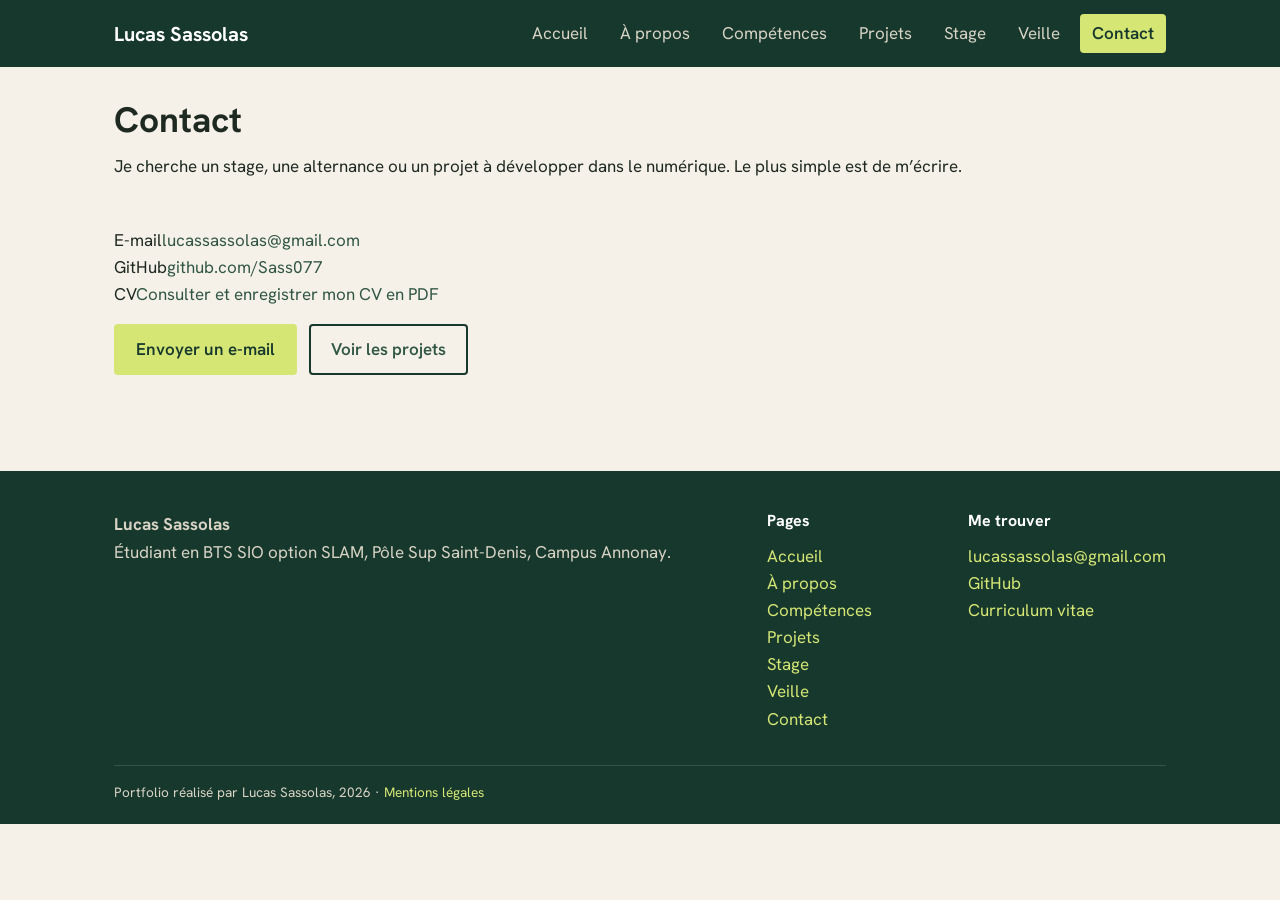
<file: portfolio-sassolas-lucas/portfolio/contact.html>
<!DOCTYPE html>
<html lang="fr">
  <head>
    <meta charset="UTF-8">
    <meta name="viewport" content="width=device-width, initial-scale=1, viewport-fit=cover">
    <title>Contact, Lucas Sassolas, BTS SIO SLAM</title>
    <meta name="description" content="Contacter Lucas Sassolas, étudiant en BTS SIO option SLAM : e-mail, GitHub et CV.">
    <meta name="author" content="Lucas Sassolas">
    <link rel="preconnect" href="https://fonts.googleapis.com">
    <link rel="preconnect" href="https://fonts.gstatic.com" crossorigin>
    <link href="https://fonts.googleapis.com/css2?family=Hanken+Grotesk:wght@400;500;600;700&display=swap" rel="stylesheet">
    <link rel="stylesheet" href="style.css">
  </head>
  <body>

    <!-- Navigation principale -->
    <header class="nav">
      <div class="nav-in">
        <a class="brand" href="../index.html">Lucas Sassolas</a>
        <input class="menu-check" type="checkbox" id="menu-toggle">
        <label class="menu-btn" for="menu-toggle">Menu <span aria-hidden="true">⌄</span></label>
        <nav class="links" aria-label="Navigation principale">
          <a href="../index.html">Accueil</a>
          <a href="apropos.html">À propos</a>
          <a href="competences.html">Compétences</a>
          <a href="projets.html">Projets</a>
          <a href="stage.html">Stage</a>
          <a href="veille.html">Veille</a>
          <a href="contact.html" aria-current="page">Contact</a>
        </nav>
      </div>
    </header>

    <main id="contenu">
      <div class="wrap">
        <header class="page-head">
          <h1>Contact</h1>
          <p>Je cherche un stage, une alternance ou un projet à développer dans le numérique. Le plus simple est de m’écrire.</p>
        </header>

        <section class="block" style="border-top:0">
          <ul class="contact-list">
            <li><span class="k">E-mail</span><a href="mailto:lucassassolas@gmail.com">lucassassolas@gmail.com</a></li>
            <li><span class="k">GitHub</span><a href="https://github.com/Sass077" target="_blank" rel="noopener noreferrer">github.com/Sass077</a></li>
            <!-- À compléter : ajouter ici la ligne LinkedIn quand l'adresse du profil est connue
            <li><span class="k">LinkedIn</span><a href="https://www.linkedin.com/in/VOTRE-PROFIL" target="_blank" rel="noopener noreferrer">linkedin.com/in/VOTRE-PROFIL</a></li>
            -->
            <li><span class="k">CV</span><a href="../cv/CV_Lucas_Sassolas.pdf">Consulter et enregistrer mon CV en PDF</a></li>
          </ul>
          <div class="btns">
            <a class="btn p" href="mailto:lucassassolas@gmail.com">Envoyer un e-mail</a>
            <a class="btn g" href="projets.html">Voir les projets</a>
          </div>
        </section>
      </div>
    </main>

    <!-- Pied de page commun -->
    <footer>
      <div class="wrap">
        <div class="who">
          <strong>Lucas Sassolas</strong>
          <p>Étudiant en BTS SIO option SLAM, Pôle Sup Saint-Denis, Campus Annonay.</p>
        </div>
        <div>
          <h2>Pages</h2>
          <ul>
            <li><a href="../index.html">Accueil</a></li>
            <li><a href="apropos.html">À propos</a></li>
            <li><a href="competences.html">Compétences</a></li>
            <li><a href="projets.html">Projets</a></li>
            <li><a href="stage.html">Stage</a></li>
            <li><a href="veille.html">Veille</a></li>
            <li><a href="contact.html">Contact</a></li>
          </ul>
        </div>
        <div>
          <h2>Me trouver</h2>
          <ul>
            <li><a href="mailto:lucassassolas@gmail.com">lucassassolas@gmail.com</a></li>
            <li><a href="https://github.com/Sass077" target="_blank" rel="noopener noreferrer">GitHub</a></li>
            <li><a href="../cv/CV_Lucas_Sassolas.pdf">Curriculum vitae</a></li>
          </ul>
        </div>
        <div class="legal-line">
          Portfolio réalisé par Lucas Sassolas, 2026 · <a href="mentions.html">Mentions légales</a>
        </div>
      </div>
    </footer>
  </body>
</html>
</file>
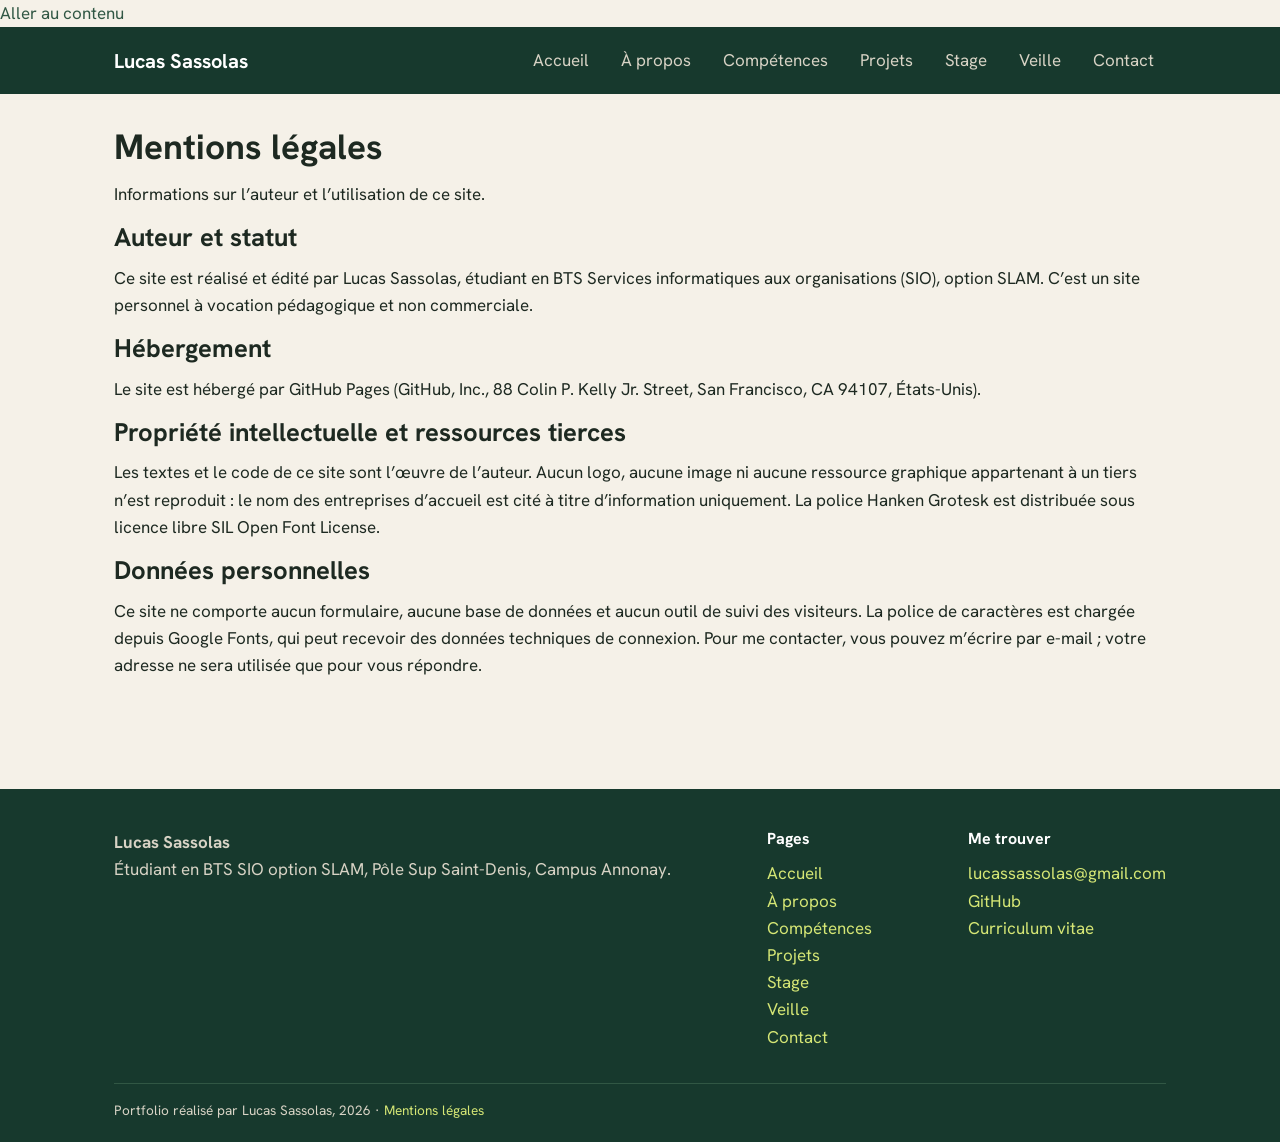
<file: portfolio-sassolas-lucas/portfolio/mentions.html>
<!DOCTYPE html>
<html lang="fr">
  <head>
    <meta charset="UTF-8">
    <meta name="viewport" content="width=device-width, initial-scale=1, viewport-fit=cover">
    <title>Mentions légales, Lucas Sassolas</title>
    <meta name="description" content="Mentions légales du portfolio de Lucas Sassolas, étudiant en BTS SIO option SLAM.">
    <meta name="author" content="Lucas Sassolas">
    <link rel="preconnect" href="https://fonts.googleapis.com">
    <link rel="preconnect" href="https://fonts.gstatic.com" crossorigin>
    <link href="https://fonts.googleapis.com/css2?family=Hanken+Grotesk:wght@400;500;600;700&display=swap" rel="stylesheet">
    <link rel="stylesheet" href="style.css">
  </head>
  <body>
    <a class="skip" href="#contenu">Aller au contenu</a>

    <!-- Navigation principale -->
    <header class="nav">
      <div class="nav-in">
        <a class="brand" href="../index.html">Lucas Sassolas</a>
        <input class="menu-check" type="checkbox" id="menu-toggle">
        <label class="menu-btn" for="menu-toggle">Menu <span aria-hidden="true">⌄</span></label>
        <nav class="links" aria-label="Navigation principale">
          <a href="../index.html">Accueil</a>
          <a href="apropos.html">À propos</a>
          <a href="competences.html">Compétences</a>
          <a href="projets.html">Projets</a>
          <a href="stage.html">Stage</a>
          <a href="veille.html">Veille</a>
          <a href="contact.html">Contact</a>
        </nav>
      </div>
    </header>

    <main id="contenu">
      <div class="wrap legal">
        <header class="page-head">
          <h1>Mentions légales</h1>
          <p>Informations sur l’auteur et l’utilisation de ce site.</p>
        </header>
        <section class="block" style="border-top:0; padding-top:0">
          <h2 style="margin-top:0">Auteur et statut</h2>
          <p>Ce site est réalisé et édité par Lucas Sassolas, étudiant en BTS Services informatiques aux organisations (SIO), option SLAM. C’est un site personnel à vocation pédagogique et non commerciale.</p>
          <h2>Hébergement</h2>
          <p>Le site est hébergé par GitHub Pages (GitHub, Inc., 88 Colin P. Kelly Jr. Street, San Francisco, CA 94107, États-Unis).</p>
          <h2>Propriété intellectuelle et ressources tierces</h2>
          <p>Les textes et le code de ce site sont l’œuvre de l’auteur. Aucun logo, aucune image ni aucune ressource graphique appartenant à un tiers n’est reproduit : le nom des entreprises d’accueil est cité à titre d’information uniquement. La police Hanken Grotesk est distribuée sous licence libre SIL Open Font License.</p>
          <h2>Données personnelles</h2>
          <p>Ce site ne comporte aucun formulaire, aucune base de données et aucun outil de suivi des visiteurs. La police de caractères est chargée depuis Google Fonts, qui peut recevoir des données techniques de connexion. Pour me contacter, vous pouvez m’écrire par e-mail ; votre adresse ne sera utilisée que pour vous répondre.</p>
        </section>
      </div>
    </main>

    <!-- Pied de page commun -->
    <footer>
      <div class="wrap">
        <div class="who">
          <strong>Lucas Sassolas</strong>
          <p>Étudiant en BTS SIO option SLAM, Pôle Sup Saint-Denis, Campus Annonay.</p>
        </div>
        <div>
          <h2>Pages</h2>
          <ul>
            <li><a href="../index.html">Accueil</a></li>
            <li><a href="apropos.html">À propos</a></li>
            <li><a href="competences.html">Compétences</a></li>
            <li><a href="projets.html">Projets</a></li>
            <li><a href="stage.html">Stage</a></li>
            <li><a href="veille.html">Veille</a></li>
            <li><a href="contact.html">Contact</a></li>
          </ul>
        </div>
        <div>
          <h2>Me trouver</h2>
          <ul>
            <li><a href="mailto:lucassassolas@gmail.com">lucassassolas@gmail.com</a></li>
            <li><a href="https://github.com/Sass077" target="_blank" rel="noopener noreferrer">GitHub</a></li>
            <li><a href="../cv/CV_Lucas_Sassolas.pdf">Curriculum vitae</a></li>
          </ul>
        </div>
        <div class="legal-line">
          Portfolio réalisé par Lucas Sassolas, 2026 · <a href="mentions.html">Mentions légales</a>
        </div>
      </div>
    </footer>
  </body>
</html>
</file>
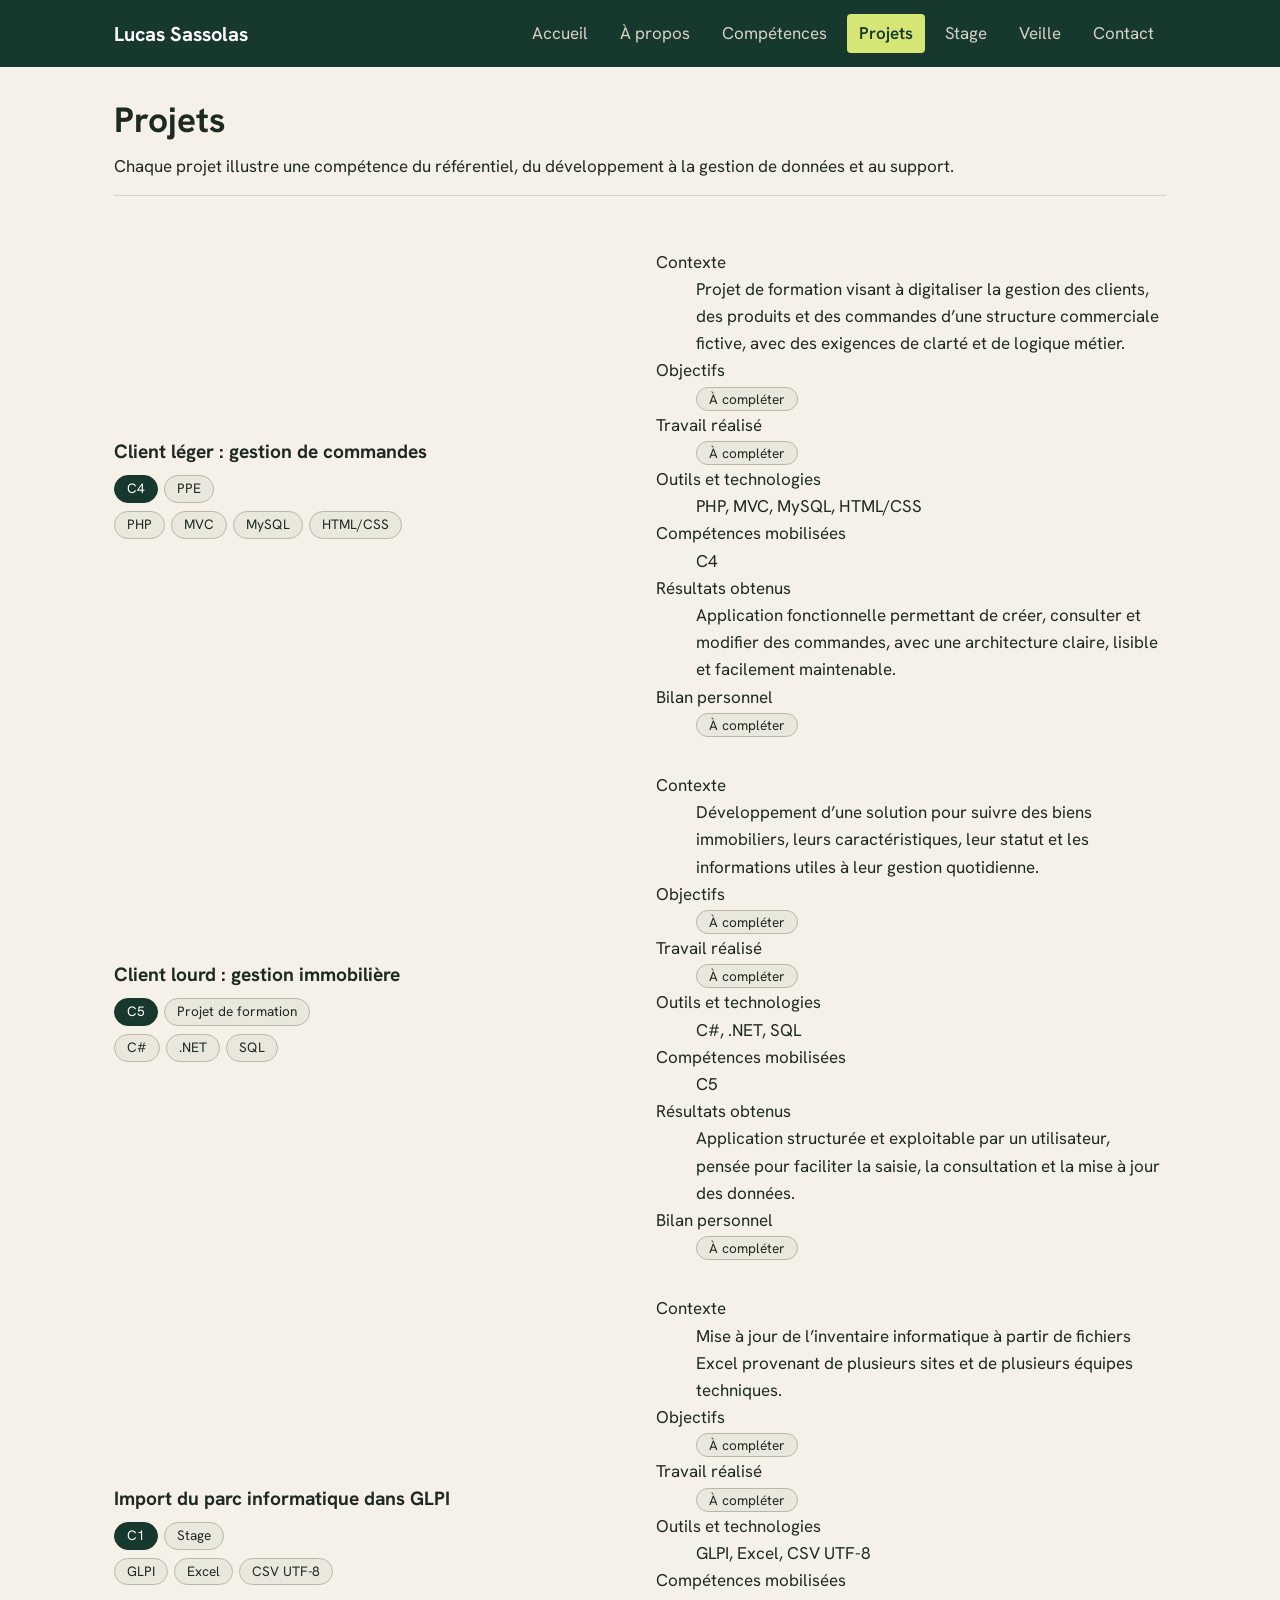
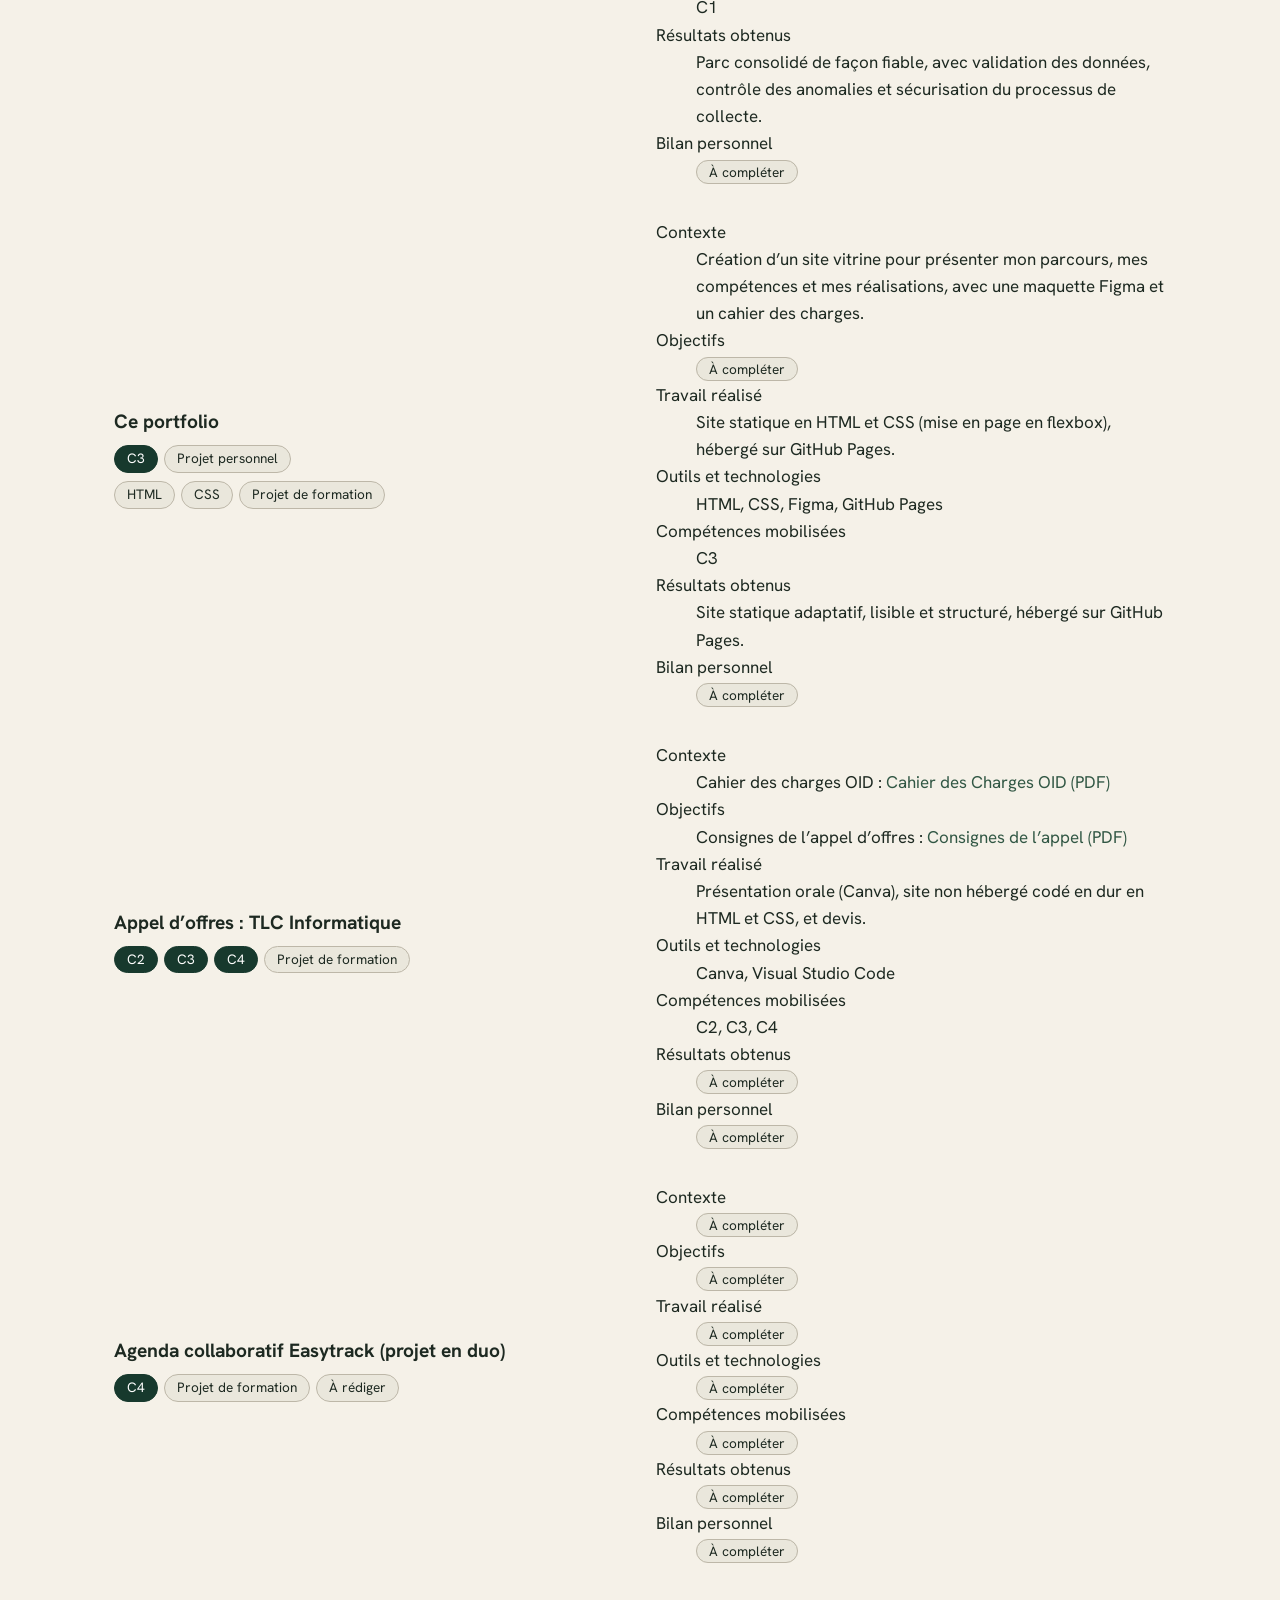
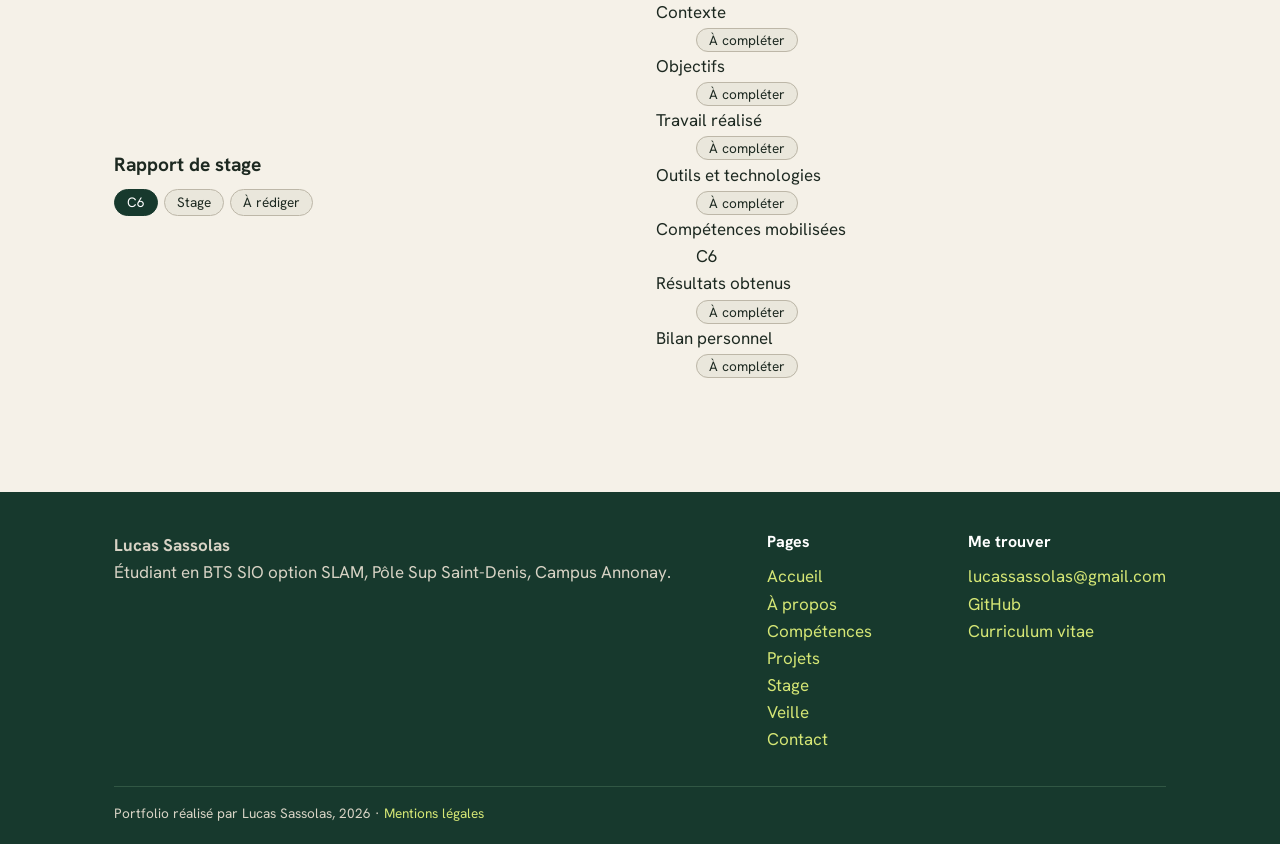
<file: portfolio-sassolas-lucas/portfolio/projets.html>
<!DOCTYPE html>
<html lang="fr">
  <head>
    <meta charset="UTF-8">
    <meta name="viewport" content="width=device-width, initial-scale=1, viewport-fit=cover">
    <title>Projets, Lucas Sassolas, BTS SIO SLAM</title>
    <meta name="description" content="Projets PPE, projets personnels et missions de stage de Lucas Sassolas, classés par compétence du référentiel.">
    <meta name="author" content="Lucas Sassolas">
    <link rel="preconnect" href="https://fonts.googleapis.com">
    <link rel="preconnect" href="https://fonts.gstatic.com" crossorigin>
    <link href="https://fonts.googleapis.com/css2?family=Hanken+Grotesk:wght@400;500;600;700&display=swap" rel="stylesheet">
    <link rel="stylesheet" href="style.css">
  </head>
  <body>

    <!-- Navigation principale -->
    <header class="nav">
      <div class="nav-in">
        <a class="brand" href="../index.html">Lucas Sassolas</a>
        <input class="menu-check" type="checkbox" id="menu-toggle">
        <label class="menu-btn" for="menu-toggle">Menu <span aria-hidden="true">⌄</span></label>
        <nav class="links" aria-label="Navigation principale">
          <a href="../index.html">Accueil</a>
          <a href="apropos.html">À propos</a>
          <a href="competences.html">Compétences</a>
          <a href="projets.html" aria-current="page">Projets</a>
          <a href="stage.html">Stage</a>
          <a href="veille.html">Veille</a>
          <a href="contact.html">Contact</a>
        </nav>
      </div>
    </header>

    <main id="contenu">
      <div class="wrap">
        <header class="page-head">
          <h1>Projets</h1>
          <p>Chaque projet illustre une compétence du référentiel, du développement à la gestion de données et au support.</p>
        </header>

        <section class="block" style="padding-top:36px">
          <ul class="rows" id="liste-projets">
          <li class="row" id="client-leger" data-comp="C4">
            <div>
              <h3>Client léger : gestion de commandes</h3>
              <ul class="meta"><li class="tag c">C4</li><li class="tag">PPE</li></ul>
              <ul class="meta techs" aria-label="Technologies"><li class="tag">PHP</li><li class="tag">MVC</li><li class="tag">MySQL</li><li class="tag">HTML/CSS</li></ul>
            </div>
            <dl class="facts">
              <div><dt>Contexte</dt><dd>Projet de formation visant à digitaliser la gestion des clients, des produits et des commandes d’une structure commerciale fictive, avec des exigences de clarté et de logique métier.</dd></div>
              <div><dt>Objectifs</dt><dd><span class="tag todo">À compléter</span></dd></div>
              <div><dt>Travail réalisé</dt><dd><span class="tag todo">À compléter</span></dd></div>
              <div><dt>Outils et technologies</dt><dd>PHP, MVC, MySQL, HTML/CSS</dd></div>
              <div><dt>Compétences mobilisées</dt><dd>C4</dd></div>
              <div><dt>Résultats obtenus</dt><dd>Application fonctionnelle permettant de créer, consulter et modifier des commandes, avec une architecture claire, lisible et facilement maintenable.</dd></div>
              <div><dt>Bilan personnel</dt><dd><span class="tag todo">À compléter</span></dd></div>
            </dl>
          </li>
          <li class="row" id="client-lourd" data-comp="C5">
            <div>
              <h3>Client lourd : gestion immobilière</h3>
              <ul class="meta"><li class="tag c">C5</li><li class="tag">Projet de formation</li></ul>
              <ul class="meta techs" aria-label="Technologies"><li class="tag">C#</li><li class="tag">.NET</li><li class="tag">SQL</li></ul>
            </div>
            <dl class="facts">
              <div><dt>Contexte</dt><dd>Développement d’une solution pour suivre des biens immobiliers, leurs caractéristiques, leur statut et les informations utiles à leur gestion quotidienne.</dd></div>
              <div><dt>Objectifs</dt><dd><span class="tag todo">À compléter</span></dd></div>
              <div><dt>Travail réalisé</dt><dd><span class="tag todo">À compléter</span></dd></div>
              <div><dt>Outils et technologies</dt><dd>C#, .NET, SQL</dd></div>
              <div><dt>Compétences mobilisées</dt><dd>C5</dd></div>
              <div><dt>Résultats obtenus</dt><dd>Application structurée et exploitable par un utilisateur, pensée pour faciliter la saisie, la consultation et la mise à jour des données.</dd></div>
              <div><dt>Bilan personnel</dt><dd><span class="tag todo">À compléter</span></dd></div>
            </dl>
          </li>
          <li class="row" id="glpi" data-comp="C1">
            <div>
              <h3>Import du parc informatique dans GLPI</h3>
              <ul class="meta"><li class="tag c">C1</li><li class="tag">Stage</li></ul>
              <ul class="meta techs" aria-label="Technologies"><li class="tag">GLPI</li><li class="tag">Excel</li><li class="tag">CSV UTF-8</li></ul>
            </div>
            <dl class="facts">
              <div><dt>Contexte</dt><dd>Mise à jour de l’inventaire informatique à partir de fichiers Excel provenant de plusieurs sites et de plusieurs équipes techniques.</dd></div>
              <div><dt>Objectifs</dt><dd><span class="tag todo">À compléter</span></dd></div>
              <div><dt>Travail réalisé</dt><dd><span class="tag todo">À compléter</span></dd></div>
              <div><dt>Outils et technologies</dt><dd>GLPI, Excel, CSV UTF-8</dd></div>
              <div><dt>Compétences mobilisées</dt><dd>C1</dd></div>
              <div><dt>Résultats obtenus</dt><dd>Parc consolidé de façon fiable, avec validation des données, contrôle des anomalies et sécurisation du processus de collecte.</dd></div>
              <div><dt>Bilan personnel</dt><dd><span class="tag todo">À compléter</span></dd></div>
            </dl>
          </li>
          <li class="row" id="portfolio" data-comp="C3">
            <div>
              <h3>Ce portfolio</h3>
              <ul class="meta"><li class="tag c">C3</li><li class="tag">Projet personnel</li></ul>
              <ul class="meta techs" aria-label="Technologies"><li class="tag">HTML</li><li class="tag">CSS</li><li class="tag">Projet de formation</li>
            </div>
            <dl class="facts">
              <div><dt>Contexte</dt><dd>Création d’un site vitrine pour présenter mon parcours, mes compétences et mes réalisations, avec une maquette Figma et un cahier des charges.</dd></div>
              <div><dt>Objectifs</dt><dd><span class="tag todo">À compléter</span></dd></div>
              <div><dt>Travail réalisé</dt><dd>Site statique en HTML et CSS (mise en page en flexbox), hébergé sur GitHub Pages.</dd></div>
              <div><dt>Outils et technologies</dt><dd>HTML, CSS, Figma, GitHub Pages</dd></div>
              <div><dt>Compétences mobilisées</dt><dd>C3</dd></div>
              <div><dt>Résultats obtenus</dt><dd>Site statique adaptatif, lisible et structuré, hébergé sur GitHub Pages.</dd></div>
              <div><dt>Bilan personnel</dt><dd><span class="tag todo">À compléter</span></dd></div>
            </dl>
          </li>
          <li class="row" id="appel-offre" data-comp="C4">
            <div>
              <h3>Appel d’offres : TLC Informatique</h3>
              <ul class="meta"><li class="tag c">C2</li><li class="tag c">C3</li><li class="tag c">C4</li><li class="tag">Projet de formation</li></ul>
              
            </div>
            <dl class="facts">
              <div><dt>Contexte</dt><dd>Cahier des charges OID : <a href="https://campussaintdenis-my.sharepoint.com/:b:/g/personal/sassolas_lucas_lycee-saintdenis_com1/IQAJvH1rRhBwQIFD1WEHomzfAcFL0EIy73pfkdBa32pj52M?e=cXpF9a" target="_blank" rel="noopener noreferrer">Cahier des Charges OID (PDF)</a></dd></div>
              <div><dt>Objectifs</dt><dd>Consignes de l’appel d’offres : <a href="https://campussaintdenis-my.sharepoint.com/:b:/g/personal/sassolas_lucas_lycee-saintdenis_com1/IQDWj_oSmRiHSYI9u16asw7fAU4ms47lFWhgbraVhTNnMdU?e=L2fObY" target="_blank" rel="noopener noreferrer">Consignes de l’appel (PDF)</a></dd></div>
              <div><dt>Travail réalisé</dt><dd>Présentation orale (Canva), site non hébergé codé en dur en HTML et CSS, et devis.</dd></div>
              <div><dt>Outils et technologies</dt><dd>Canva, Visual Studio Code</dd></div>
              <div><dt>Compétences mobilisées</dt><dd>C2, C3, C4</dd></div>
              <div><dt>Résultats obtenus</dt><dd><span class="tag todo">À compléter</span></dd></div>
              <div><dt>Bilan personnel</dt><dd><span class="tag todo">À compléter</span></dd></div>
            </dl>
          </li>
          <li class="row" id="agenda" data-comp="C4">
            <div>
              <h3>Agenda collaboratif Easytrack (projet en duo)</h3>
              <ul class="meta"><li class="tag c">C4</li><li class="tag">Projet de formation</li><li class="tag todo">À rédiger</li></ul>
              
            </div>
            <dl class="facts">
              <div><dt>Contexte</dt><dd><span class="tag todo">À compléter</span></dd></div>
              <div><dt>Objectifs</dt><dd><span class="tag todo">À compléter</span></dd></div>
              <div><dt>Travail réalisé</dt><dd><span class="tag todo">À compléter</span></dd></div>
              <div><dt>Outils et technologies</dt><dd><span class="tag todo">À compléter</span></dd></div>
              <div><dt>Compétences mobilisées</dt><dd><span class="tag todo">À compléter</span></dd></div>
              <div><dt>Résultats obtenus</dt><dd><span class="tag todo">À compléter</span></dd></div>
              <div><dt>Bilan personnel</dt><dd><span class="tag todo">À compléter</span></dd></div>
            </dl>
          </li>
          <li class="row" id="rapport-stage" data-comp="C6">
            <div>
              <h3>Rapport de stage</h3>
              <ul class="meta"><li class="tag c">C6</li><li class="tag">Stage</li><li class="tag todo">À rédiger</li></ul>
              
            </div>
            <dl class="facts">
              <div><dt>Contexte</dt><dd><span class="tag todo">À compléter</span></dd></div>
              <div><dt>Objectifs</dt><dd><span class="tag todo">À compléter</span></dd></div>
              <div><dt>Travail réalisé</dt><dd><span class="tag todo">À compléter</span></dd></div>
              <div><dt>Outils et technologies</dt><dd><span class="tag todo">À compléter</span></dd></div>
              <div><dt>Compétences mobilisées</dt><dd>C6</dd></div>
              <div><dt>Résultats obtenus</dt><dd><span class="tag todo">À compléter</span></dd></div>
              <div><dt>Bilan personnel</dt><dd><span class="tag todo">À compléter</span></dd></div>
            </dl>
          </li>
          </ul>
        </section>
      </div>
    </main>

    <!-- Pied de page commun -->
    <footer>
      <div class="wrap">
        <div class="who">
          <strong>Lucas Sassolas</strong>
          <p>Étudiant en BTS SIO option SLAM, Pôle Sup Saint-Denis, Campus Annonay.</p>
        </div>
        <div>
          <h2>Pages</h2>
          <ul>
            <li><a href="../index.html">Accueil</a></li>
            <li><a href="apropos.html">À propos</a></li>
            <li><a href="competences.html">Compétences</a></li>
            <li><a href="projets.html">Projets</a></li>
            <li><a href="stage.html">Stage</a></li>
            <li><a href="veille.html">Veille</a></li>
            <li><a href="contact.html">Contact</a></li>
          </ul>
        </div>
        <div>
          <h2>Me trouver</h2>
          <ul>
            <li><a href="mailto:lucassassolas@gmail.com">lucassassolas@gmail.com</a></li>
            <li><a href="https://github.com/Sass077" target="_blank" rel="noopener noreferrer">GitHub</a></li>
            <li><a href="../cv/CV_Lucas_Sassolas.pdf">Curriculum vitae</a></li>
          </ul>
        </div>
        <div class="legal-line">
          Portfolio réalisé par Lucas Sassolas, 2026 · <a href="mentions.html">Mentions légales</a>
        </div>
      </div>
    </footer>
  </body>
</html>
</file>
<file: portfolio/style.css>
/* 1. VARIABLES ET CONFIGURATION DE BASE  */
:root {
  --couleur-fond: #f5f1e8;       /* Beige clair de fond */
  --couleur-texte: #1d2921;      /* Texte principal foncé */
  --couleur-primaire: #17392d;   /* Vert foncé (menus, boutons) */
  --couleur-secondaire: #315744; /* Vert moyen (liens, survol) */
  --couleur-accent: #d5e675;     /* Vert anis (éléments actifs) */
  --couleur-carte: #eae7dc;      /* Fond des cartes et blocs */
  --couleur-bordure: #d8d3c5;    /* Couleur des bordures */
}

/* Réinitialisation de base pour éviter les surprises d'affichage */
*, *::before, *::after {
  box-sizing: border-box;
}

body {
  margin: 0;
  font-family: 'Hanken Grotesk', Arial, sans-serif;
  font-size: 17px;
  line-height: 1.6;
  color: var(--couleur-texte);
  background: var(--couleur-fond);
}

a {
  color: var(--couleur-secondaire);
  text-decoration: none;
}
a:hover {
  opacity: 0.85;
}

h1, h2, h3 {
  line-height: 1.2;
  margin: 0 0 12px;
}
h1 { font-size: 2.2rem; }
h2 { font-size: 1.6rem; }
h3 { font-size: 1.2rem; }
p { margin: 0 0 14px; }

ul, ol {
  list-style: none;
  padding: 0;
  margin: 0;
}

/* Conteneur principal centré */
.wrap {
  max-width: 1100px;
  margin: 0 auto;
  padding: 0 24px;
}

/* 2. NAVIGATION ET MENU MOBILE     */
.nav {
  background: var(--couleur-primaire);
}

.nav-in {
  max-width: 1100px;
  margin: 0 auto;
  padding: 14px 24px;
  display: flex;
  justify-content: space-between;
  align-items: center;
}

.brand {
  color: #fff;
  font-weight: 700;
  font-size: 1.25rem;
}

.links {
  display: flex;
  gap: 8px;
}

.links a {
  color: var(--couleur-bordure);
  padding: 6px 12px;
  border-radius: 4px;
}

.links a:hover {
  background: var(--couleur-secondaire);
  color: #fff;
}

/* Page active dans le menu */
.links a[aria-current="page"] {
  background: var(--couleur-accent);
  color: var(--couleur-primaire);
  font-weight: 600;
}

/* Éléments masqués pour le menu mobile */
.menu-check, .menu-btn {
  display: none;
}


/* 3. MISE EN PAGE ET STRUCTURE GENERALE  */
main {
  padding: 32px 0 64px;
}

.block {
  padding: 32px 0;
  border-top: 1px solid var(--couleur-bordure);
}

/* Organisation en colonnes flexibles (remplace les répétitions) */
.split, .hero, .dispo .wrap, .row, .synthese {
  display: flex;
  flex-wrap: wrap;
  gap: 32px;
  align-items: center;
}

.split > *, .row > *, .synthese > *, .hero > * {
  flex: 1 1 300px;
}

/* Listes de définitions, compétences, contact : libellé + contenu côte à côte */
.fiche > div, .facts > div, .contact-list li {
  display: flex;
  flex-wrap: wrap;
  gap: 4px 16px;
}

.fiche dt, .facts dt, .contact-list .k {
  flex: 0 0 160px;
  font-weight: 600;
}

.fiche dd, .facts dd {
  flex: 1 1 200px;
  margin: 0;
}

.comp {
  display: flex;
  gap: 16px;
  align-items: flex-start;
  padding: 16px 0;
}

.comp .code {
  flex: 0 0 auto;
  font-weight: 700;
}

.comp > div:last-child {
  flex: 1;
}

/* Cartes de veille mensuelles */
.veille-grid {
  display: flex;
  flex-wrap: wrap;
  gap: 24px;
}

.veille-grid > li {
  flex: 1 1 250px;
}

/* Grille à 3 colonnes automatique */
.three {
  display: grid;
  grid-template-columns: repeat(auto-fit, minmax(250px, 1fr));
  gap: 24px;
}


/* 4. Cartes, Boutons, Tags  */

.profile-card, .vcard, .mission {
  background: #fff;
  border: 1px solid var(--couleur-bordure);
  border-radius: 6px;
  padding: 20px;
}

.profile-card {
  background: var(--couleur-carte);
}

/* Bannière de disponibilité */
.dispo {
  background: var(--couleur-primaire);
  color: #fff;
  padding: 20px 0;
  margin: 24px 0;
}
.dispo p {
  margin: 0;
  font-size: 1.1rem;
}

/* Boutons */
.btns {
  display: flex;
  flex-wrap: wrap;
  gap: 12px;
  margin-top: 16px;
}

.btn {
  display: inline-block;
  padding: 10px 20px;
  border-radius: 4px;
  font-weight: 600;
  border: 2px solid var(--couleur-primaire);
}

.btn.p {
  background: var(--couleur-accent);
  color: var(--couleur-primaire);
  border-color: var(--couleur-accent);
}

/* Tags et étiquettes */
.meta {
  display: flex;
  flex-wrap: wrap;
  gap: 6px;
  margin: 8px 0;
}

.tag {
  background: var(--couleur-carte);
  border: 1px solid #bdb7a8;
  border-radius: 20px;
  padding: 2px 12px;
  font-size: 0.85rem;
}

.tag.c {
  background: var(--couleur-primaire);
  border-color: var(--couleur-primaire);
  color: #fff;
}

/* Tableaux */
.table-scroll {
  overflow-x: auto;
}

.stage-table {
  width: 100%;
  border-collapse: collapse;
}

.stage-table th, .stage-table td {
  text-align: left;
  padding: 12px;
  border-bottom: 1px solid var(--couleur-bordure);
}


/* --- 3 BLOCS ENCADRÉS (STYLE ÉPURÉ) --- */

.apropos-box {
  flex: 1 1 300px;
  background: transparent; /* Pas de fond gris, garde le fond général du site */
  border: 2px solid var(--couleur-primaire); /* Bordure vert foncé identique à ton modèle */
  border-radius: 8px; /* Coins légèrement arrondis */
  padding: 24px;
}

/* 5. PIED DE PAGE   */

footer {
  background: var(--couleur-primaire);
  color: var(--couleur-bordure);
  padding: 40px 0 20px;
}

footer a {
  color: var(--couleur-accent);
}

footer .wrap {
  display: flex;
  flex-wrap: wrap;
  gap: 32px;
  justify-content: space-between;
}

footer h2 {
  font-size: 1rem;
  color: #fff;
}

footer .legal-line {
  width: 100%;
  border-top: 1px solid var(--couleur-secondaire);
  padding-top: 16px;
  font-size: 0.85rem;
}

/* 6. RESPONSIVE */

@media (max-width: 768px) {
  .menu-btn {
    display: inline-block;
    color: #fff;
    border: 1px solid #fff;
    padding: 6px 12px;
    border-radius: 4px;
    cursor: pointer;
  }

  .nav-in {
    flex-wrap: wrap;
  }

  .links {
    display: none;
    width: 100%;
    flex-direction: column;
    gap: 4px;
    padding-top: 12px;
  }

  /* Case cochée (clic sur "Menu") : on affiche les liens */
  .menu-check:checked ~ .links {
    display: flex;
  }

  /* Style des liens en boutons (Flexbox) */
  .flex-liens {
    display: flex;
    gap: 1rem;
    max-width: 1000px;
    margin: 0 auto 1.5rem auto;
  }

  .flex-liens a {
    background: #00224e;
    color: white;
    padding: 0.6rem 1.2rem;
    text-decoration: none;
    border-radius: 4px;
    font-weight: bold;
  }
}
</file>
<file: portfolio-sassolas-lucas/portfolio/style.css>
/* =================================================_*/
/* 1. VARIABLES ET CONFIGURATION DE BASE             */
/* ================================================= */
:root {
  --couleur-fond: #f5f1e8;       /* Beige clair de fond */
  --couleur-texte: #1d2921;      /* Texte principal foncé */
  --couleur-primaire: #17392d;   /* Vert foncé (menus, boutons) */
  --couleur-secondaire: #315744; /* Vert moyen (liens, survol) */
  --couleur-accent: #d5e675;     /* Vert anis (éléments actifs) */
  --couleur-carte: #eae7dc;      /* Fond des cartes et blocs */
  --couleur-bordure: #d8d3c5;    /* Couleur des bordures */
}

/* Réinitialisation de base pour éviter les surprises d'affichage */
*, *::before, *::after {
  box-sizing: border-box;
}

body {
  margin: 0;
  font-family: 'Hanken Grotesk', Arial, sans-serif;
  font-size: 17px;
  line-height: 1.6;
  color: var(--couleur-texte);
  background: var(--couleur-fond);
}

a {
  color: var(--couleur-secondaire);
  text-decoration: none;
}
a:hover {
  opacity: 0.85;
}

h1, h2, h3 {
  line-height: 1.2;
  margin: 0 0 12px;
}
h1 { font-size: 2.2rem; }
h2 { font-size: 1.6rem; }
h3 { font-size: 1.2rem; }
p { margin: 0 0 14px; }

ul, ol {
  list-style: none;
  padding: 0;
  margin: 0;
}

/* Conteneur principal centré */
.wrap {
  max-width: 1100px;
  margin: 0 auto;
  padding: 0 24px;
}

/* ================================================= */
/* 2. NAVIGATION ET MENU MOBILE                      */
/* ================================================= */
.nav {
  background: var(--couleur-primaire);
}

.nav-in {
  max-width: 1100px;
  margin: 0 auto;
  padding: 14px 24px;
  display: flex;
  justify-content: space-between;
  align-items: center;
}

.brand {
  color: #fff;
  font-weight: 700;
  font-size: 1.25rem;
}

.links {
  display: flex;
  gap: 8px;
}

.links a {
  color: var(--couleur-bordure);
  padding: 6px 12px;
  border-radius: 4px;
}

.links a:hover {
  background: var(--couleur-secondaire);
  color: #fff;
}

/* Page active dans le menu */
.links a[aria-current="page"] {
  background: var(--couleur-accent);
  color: var(--couleur-primaire);
  font-weight: 600;
}

/* Éléments masqués pour le menu mobile sans JavaScript */
.menu-check, .menu-btn {
  display: none;
}

/* ================================================= */
/* 3. MISE EN PAGE ET STRUCTURE GENERALE             */
/* ================================================= */
main {
  padding: 32px 0 64px;
}

.block {
  padding: 32px 0;
  border-top: 1px solid var(--couleur-bordure);
}

/* Organisation en colonnes flexibles (remplace les répétitions) */
.split, .hero, .dispo .wrap, .row, .synthese {
  display: flex;
  flex-wrap: wrap;
  gap: 32px;
  align-items: center;
}

.split > *, .row > *, .synthese > *, .hero > * {
  flex: 1 1 300px;
}

/* Grille à 3 colonnes automatique */
.three {
  display: grid;
  grid-template-columns: repeat(auto-fit, minmax(250px, 1fr));
  gap: 24px;
}

/* ================================================= */
/* 4. COMPOSANTS (Cartes, Boutons, Tags)             */
/* ================================================= */
.profile-card, .vcard, .mission {
  background: #fff;
  border: 1px solid var(--couleur-bordure);
  border-radius: 6px;
  padding: 20px;
}

.profile-card {
  background: var(--couleur-carte);
}

/* Bannière de disponibilité */
.dispo {
  background: var(--couleur-primaire);
  color: #fff;
  padding: 20px 0;
  margin: 24px 0;
}
.dispo p {
  margin: 0;
  font-size: 1.1rem;
}

/* Boutons */
.btns {
  display: flex;
  gap: 12px;
  margin-top: 16px;
}

.btn {
  display: inline-block;
  padding: 10px 20px;
  border-radius: 4px;
  font-weight: 600;
  border: 2px solid var(--couleur-primaire);
}

.btn.p {
  background: var(--couleur-accent);
  color: var(--couleur-primaire);
  border-color: var(--couleur-accent);
}

/* Tags et étiquettes */
.meta {
  display: flex;
  flex-wrap: wrap;
  gap: 6px;
  margin: 8px 0;
}

.tag {
  background: var(--couleur-carte);
  border: 1px solid #bdb7a8;
  border-radius: 20px;
  padding: 2px 12px;
  font-size: 0.85rem;
}

.tag.c {
  background: var(--couleur-primaire);
  border-color: var(--couleur-primaire);
  color: #fff;
}

/* Tableaux */
.table-scroll {
  overflow-x: auto;
}

.stage-table {
  width: 100%;
  border-collapse: collapse;
}

.stage-table th, .stage-table td {
  text-align: left;
  padding: 12px;
  border-bottom: 1px solid var(--couleur-bordure);
}

/* ================================================= */
/* 5. PIED DE PAGE                                   */
/* ================================================= */
footer {
  background: var(--couleur-primaire);
  color: var(--couleur-bordure);
  padding: 40px 0 20px;
}

footer a {
  color: var(--couleur-accent);
}

footer .wrap {
  display: flex;
  flex-wrap: wrap;
  gap: 32px;
  justify-content: space-between;
}

footer h2 {
  font-size: 1rem;
  color: #fff;
}

footer .legal-line {
  width: 100%;
  border-top: 1px solid var(--couleur-secondaire);
  padding-top: 16px;
  font-size: 0.85rem;
}

/* ================================================= */
/* 6. RESPONSIVE (Mobiles et tablettes)              */
/* ================================================= */
@media (max-width: 768px) {
  .menu-btn {
    display: inline-block;
    color: #fff;
    border: 1px solid #fff;
    padding: 6px 12px;
    border-radius: 4px;
    cursor: pointer;
  }

  .links {
    display: none;
    width: 100%;
    flex-direction: column;
    gap: 4px;
    padding-top: 12px;
}

/* Style des liens en boutons (Flexbox) */
.flex-liens {
  display: flex;
  gap: 1rem;
  max-width: 1000px;
  margin: 0 auto 1.5rem auto;
}

.flex-liens a {
  background: #00224e;
  color: white;
  padding: 0.6rem 1.2rem;
  text-decoration: none;
  border-radius: 4px;
  font-weight: bold;
}
}
</file>
